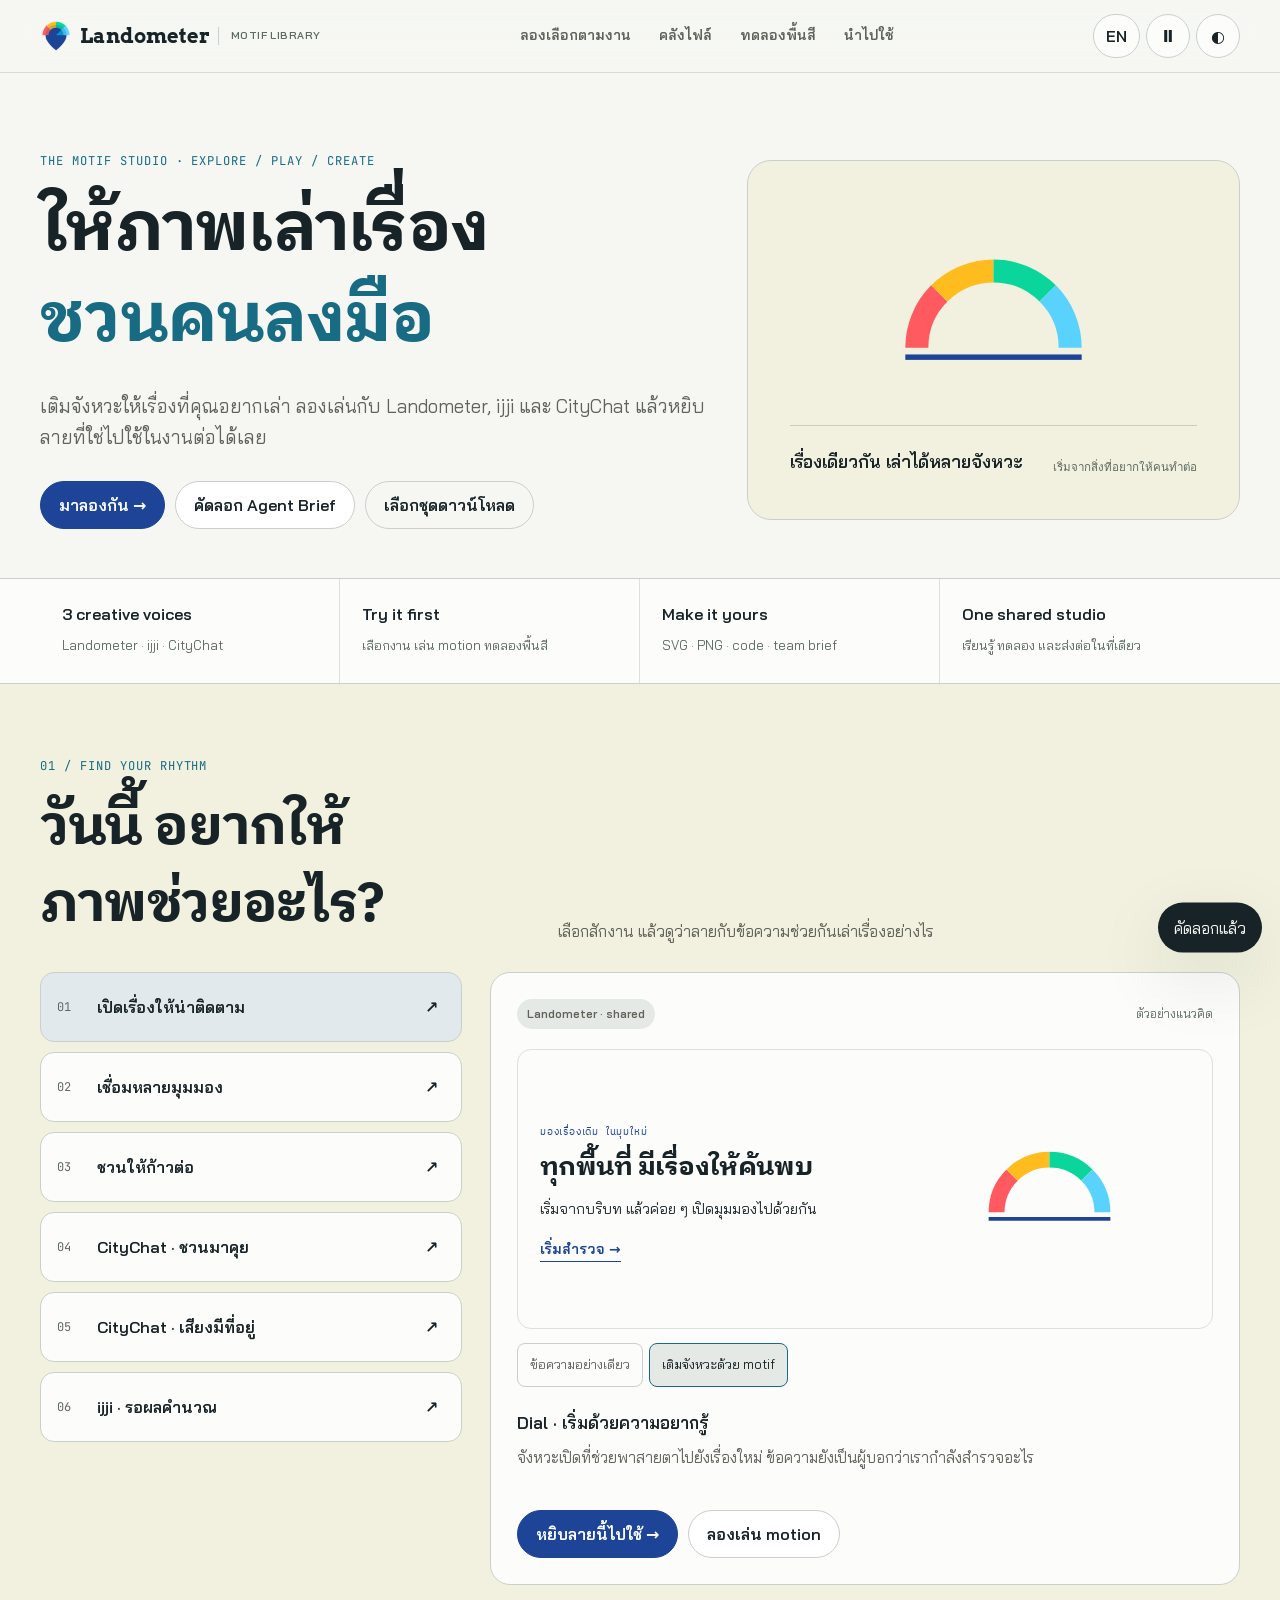
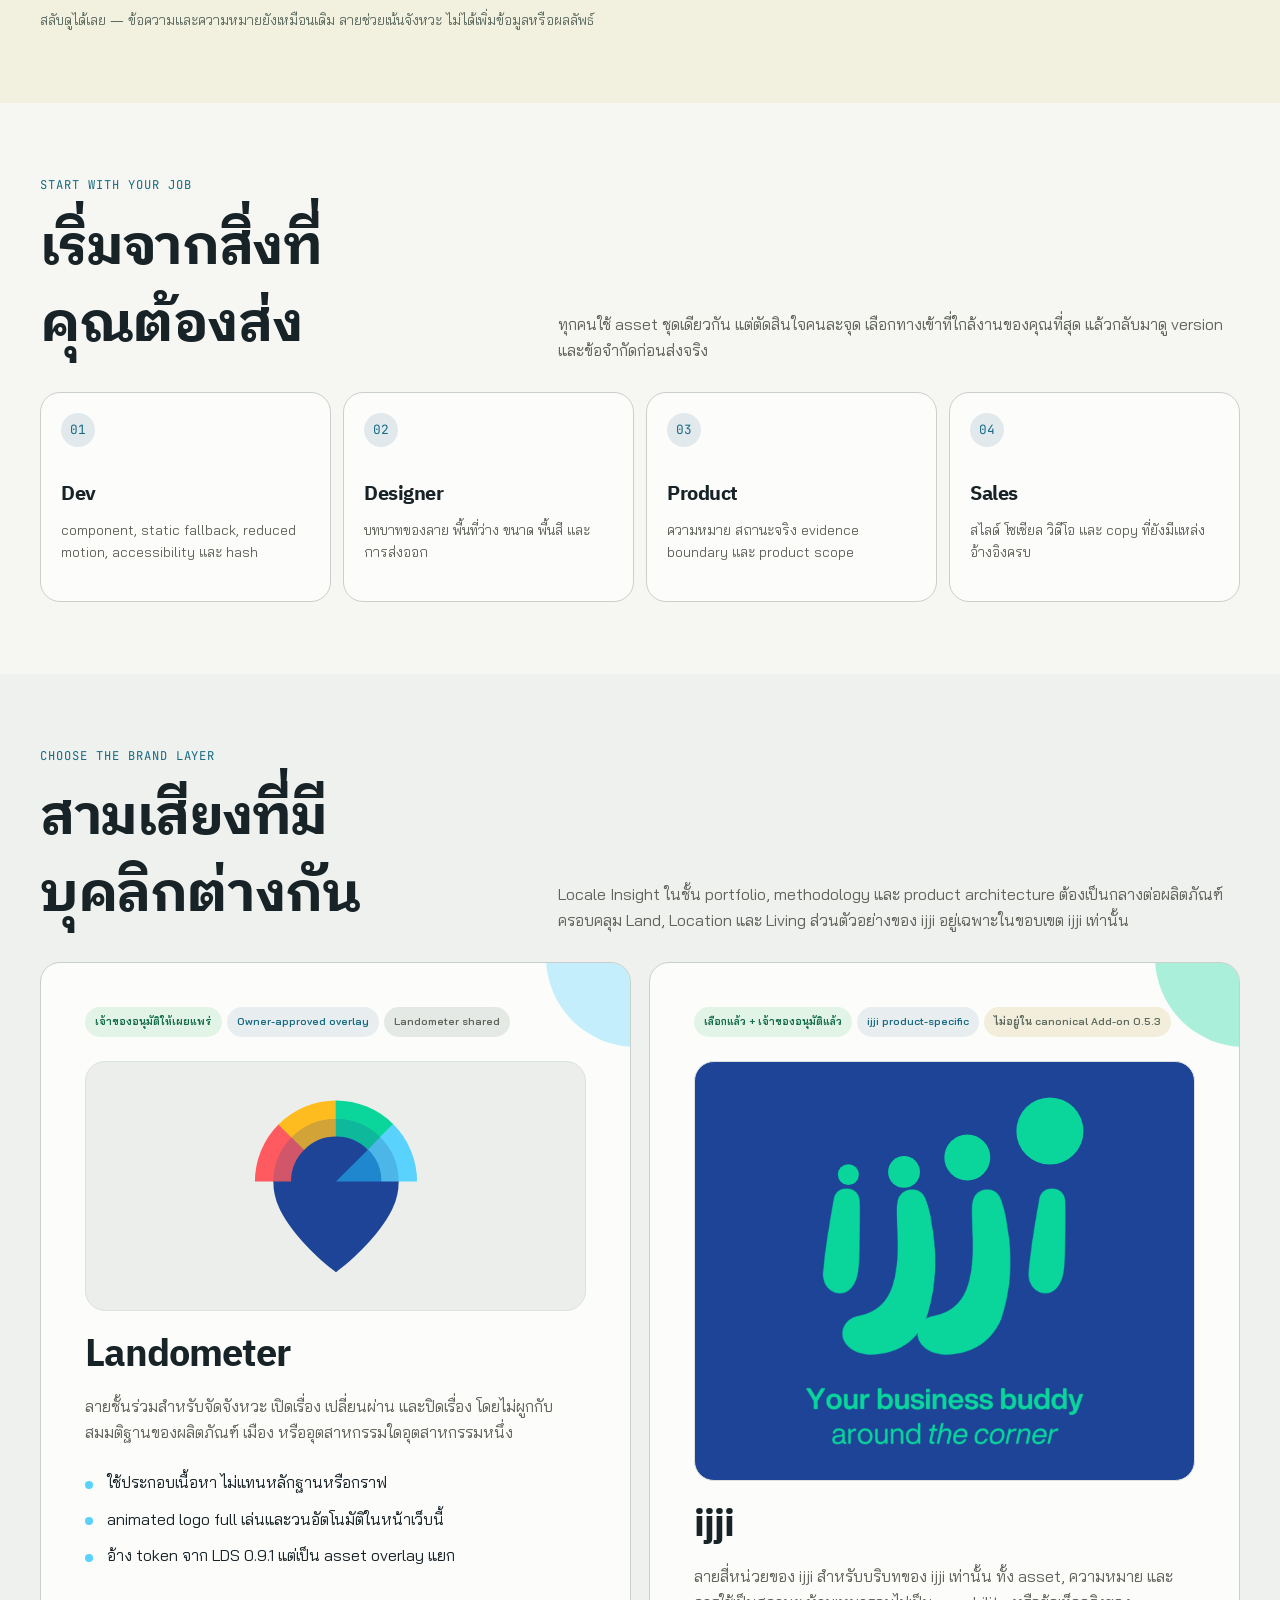
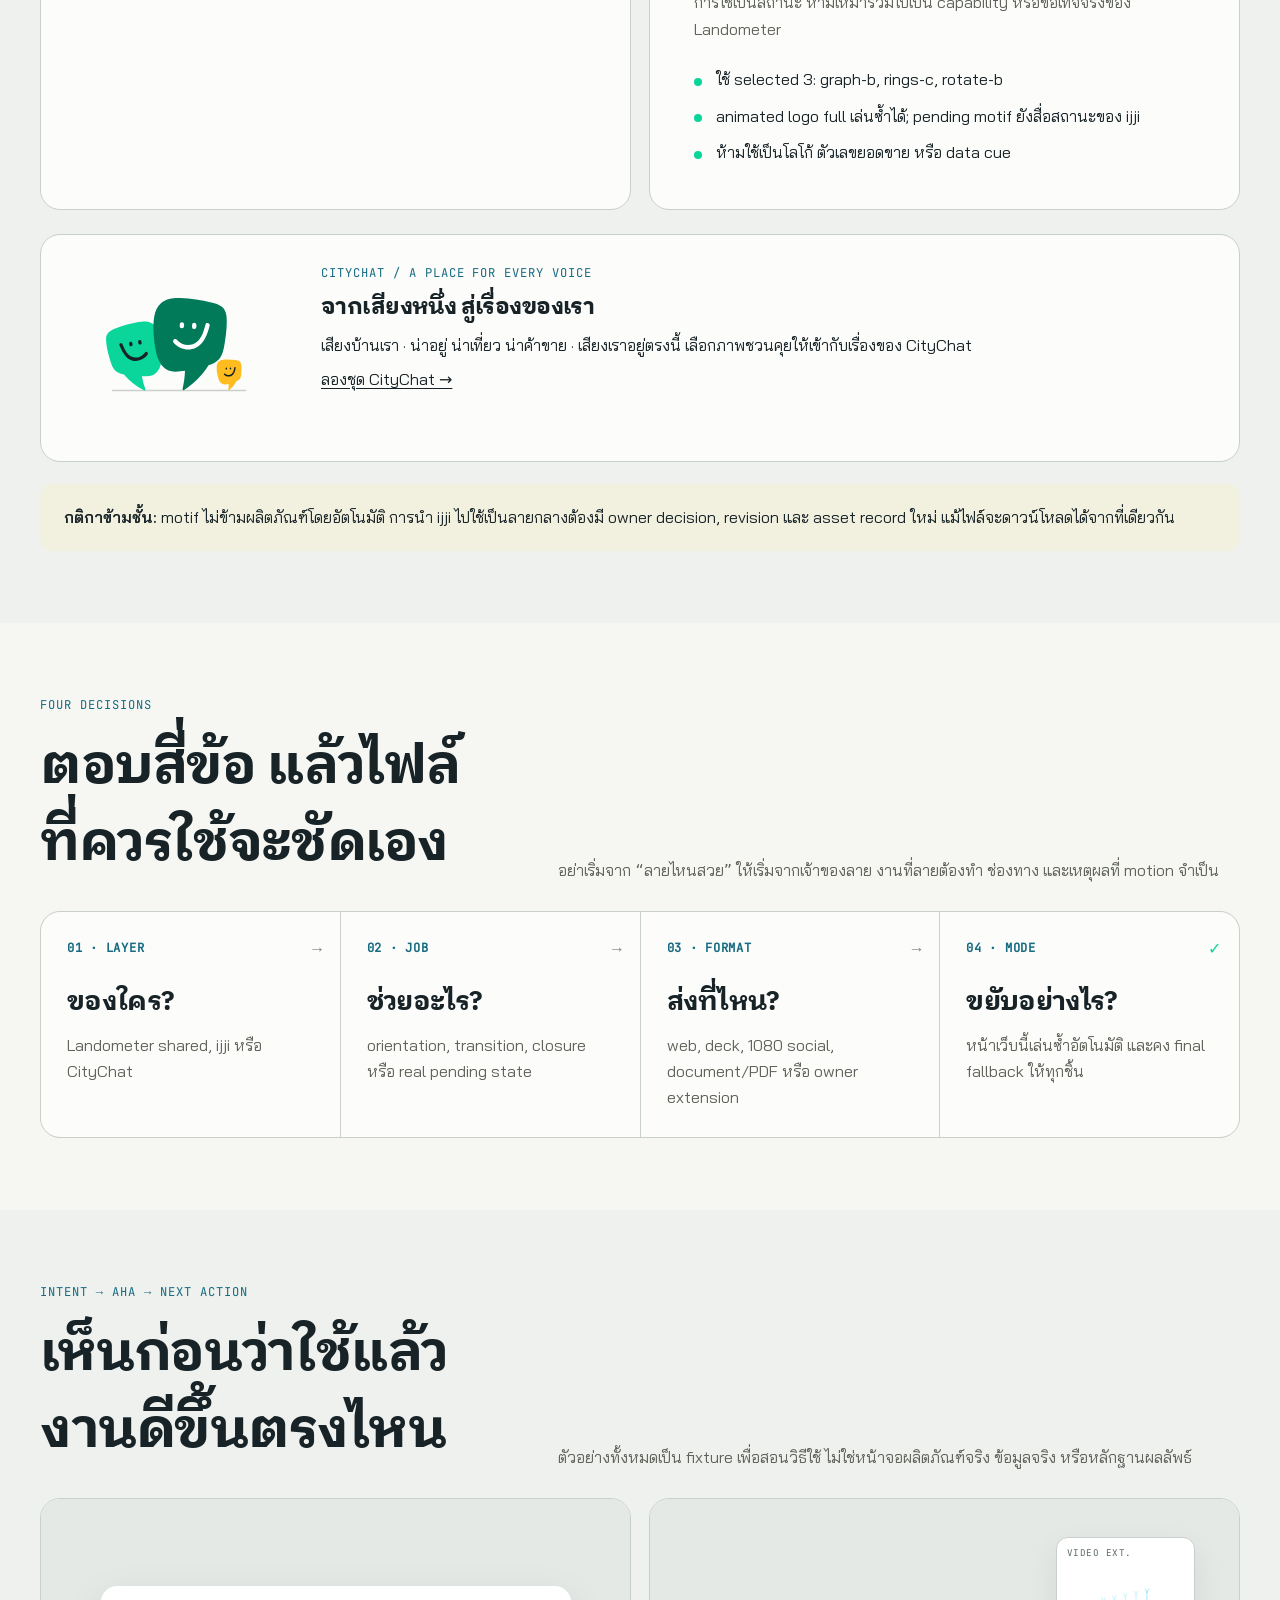
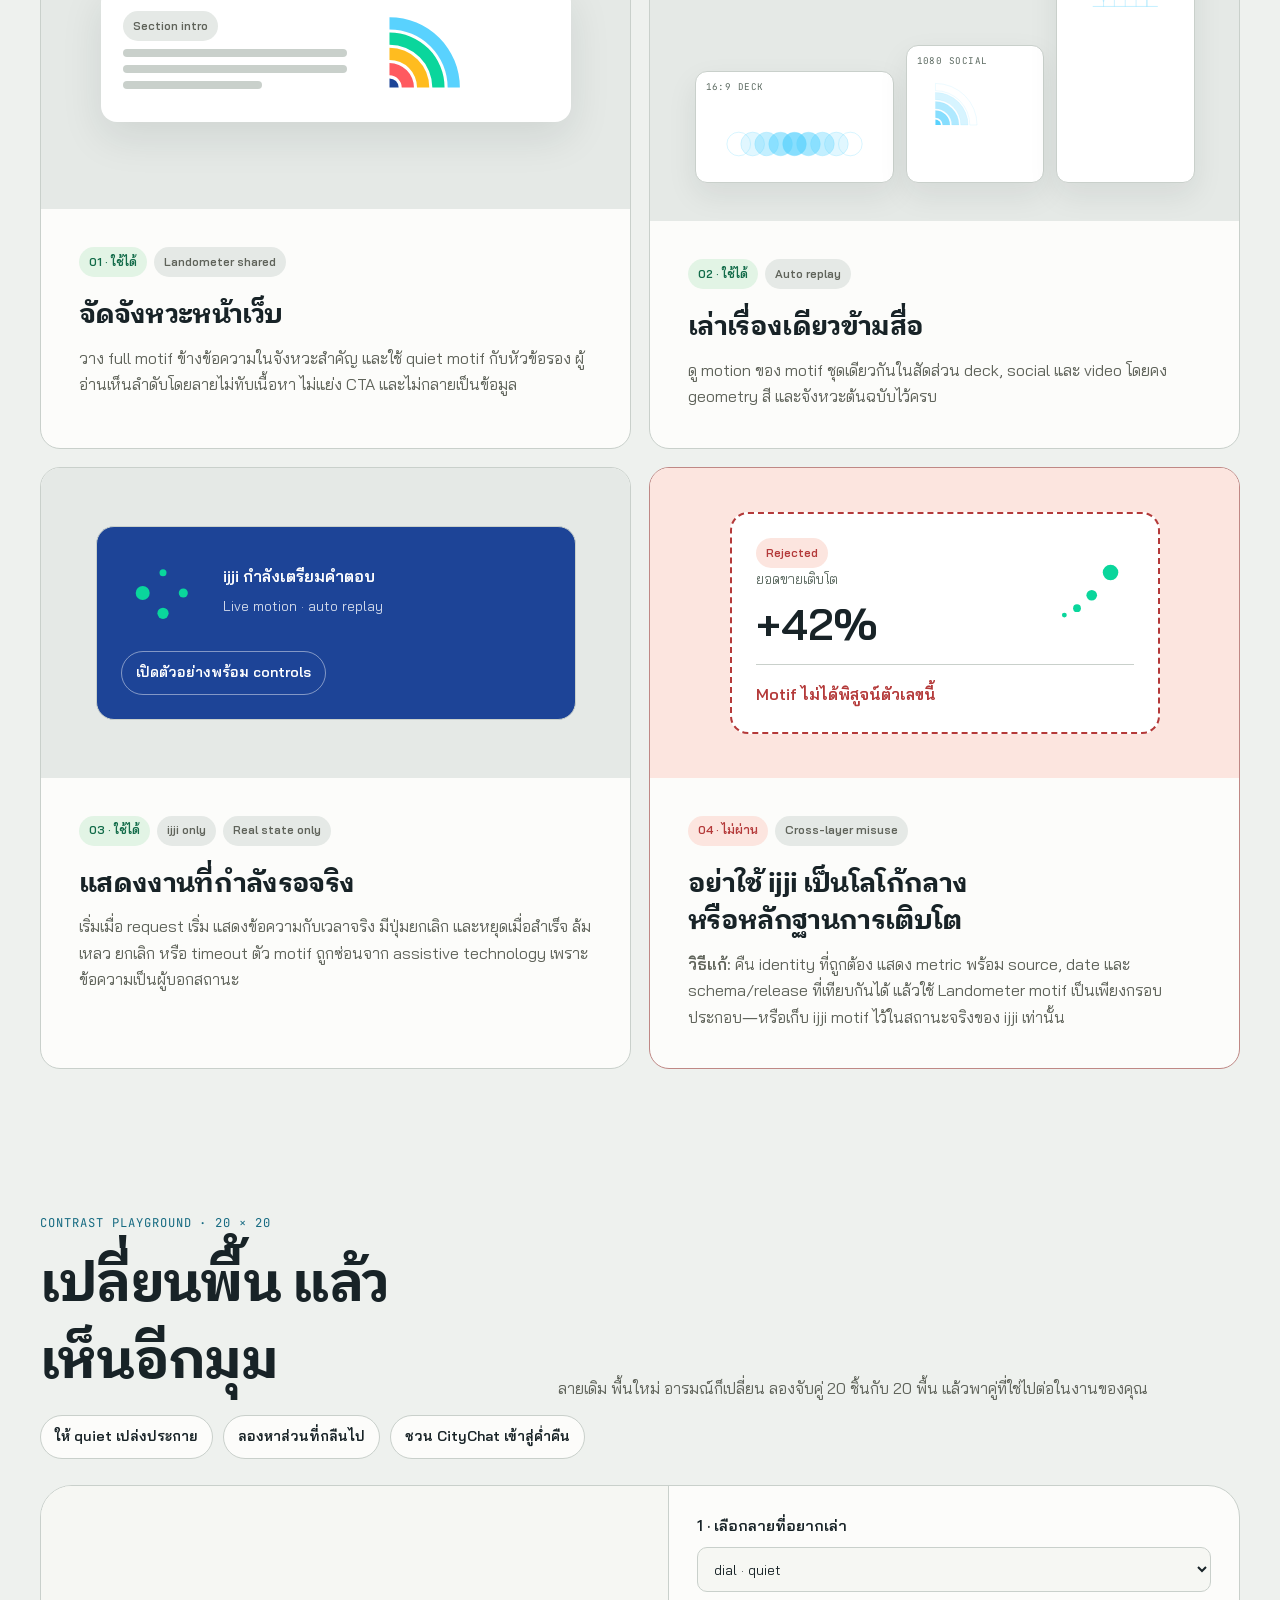
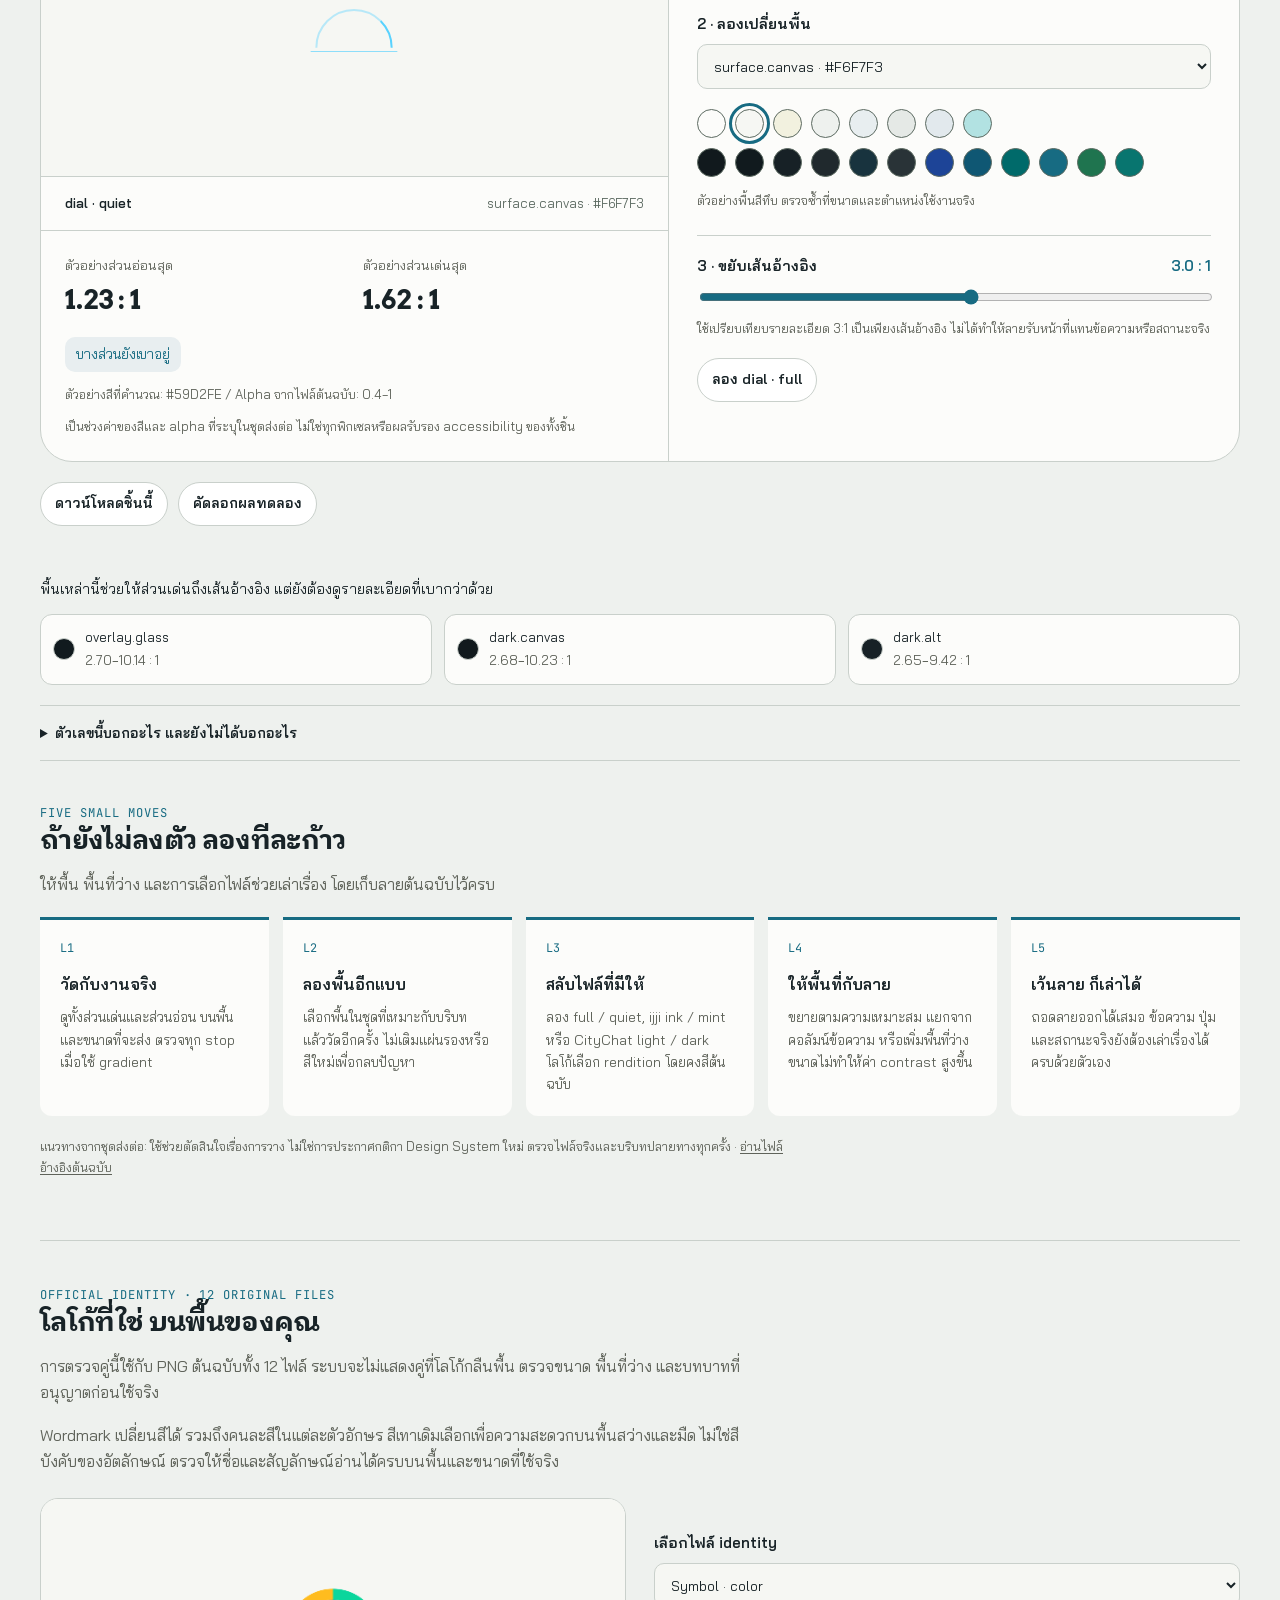
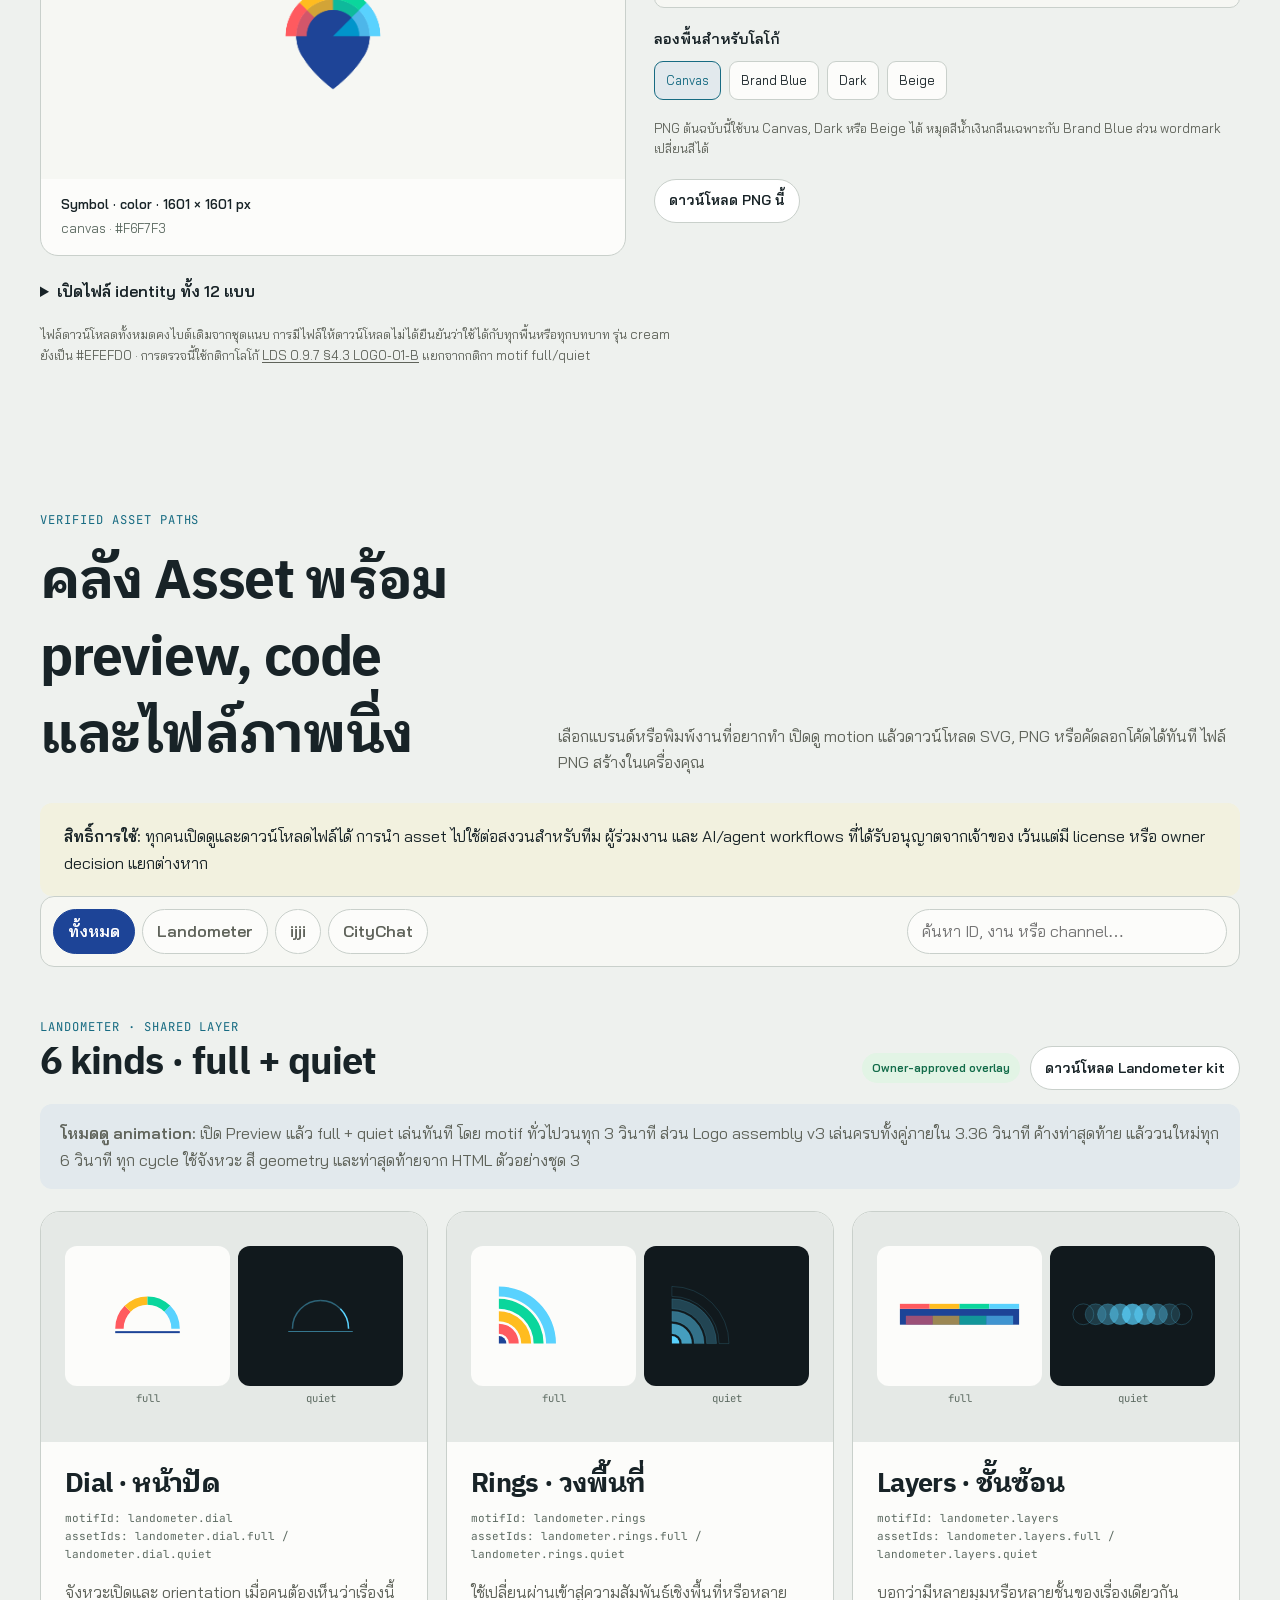
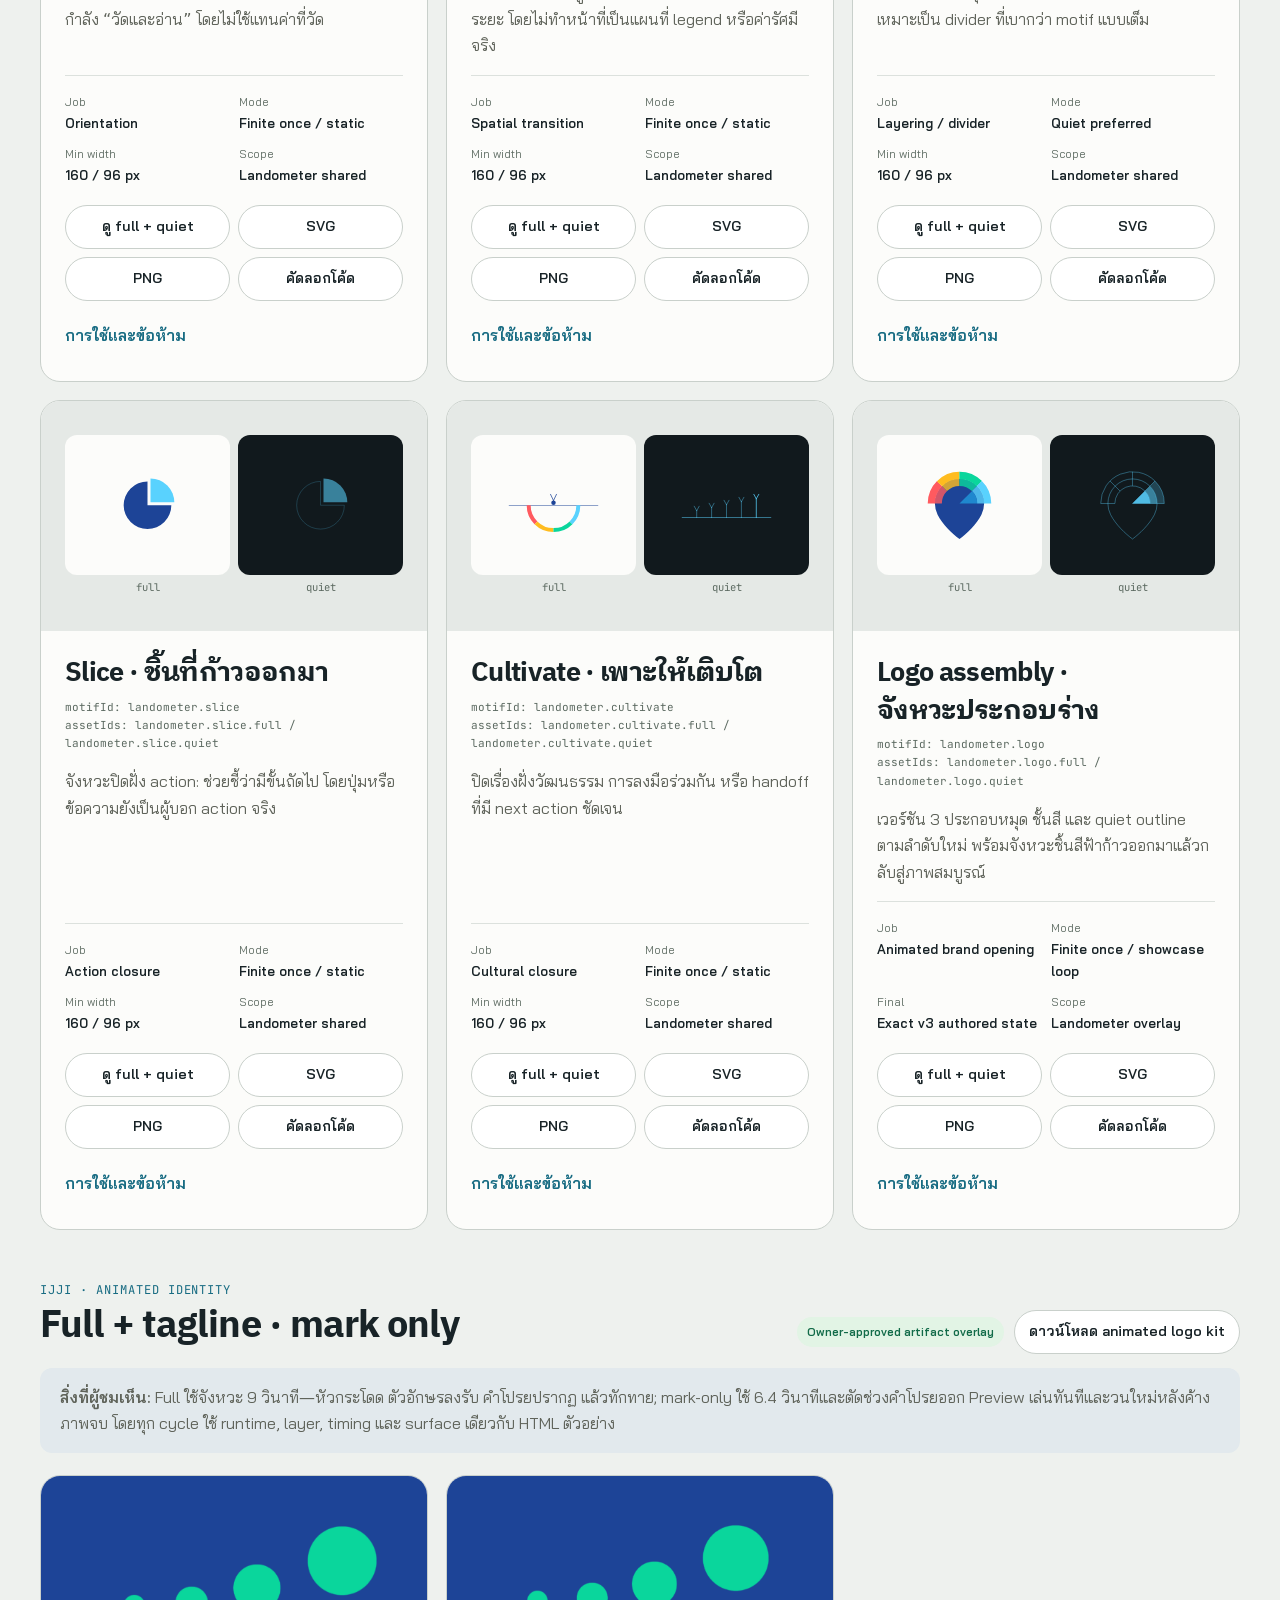
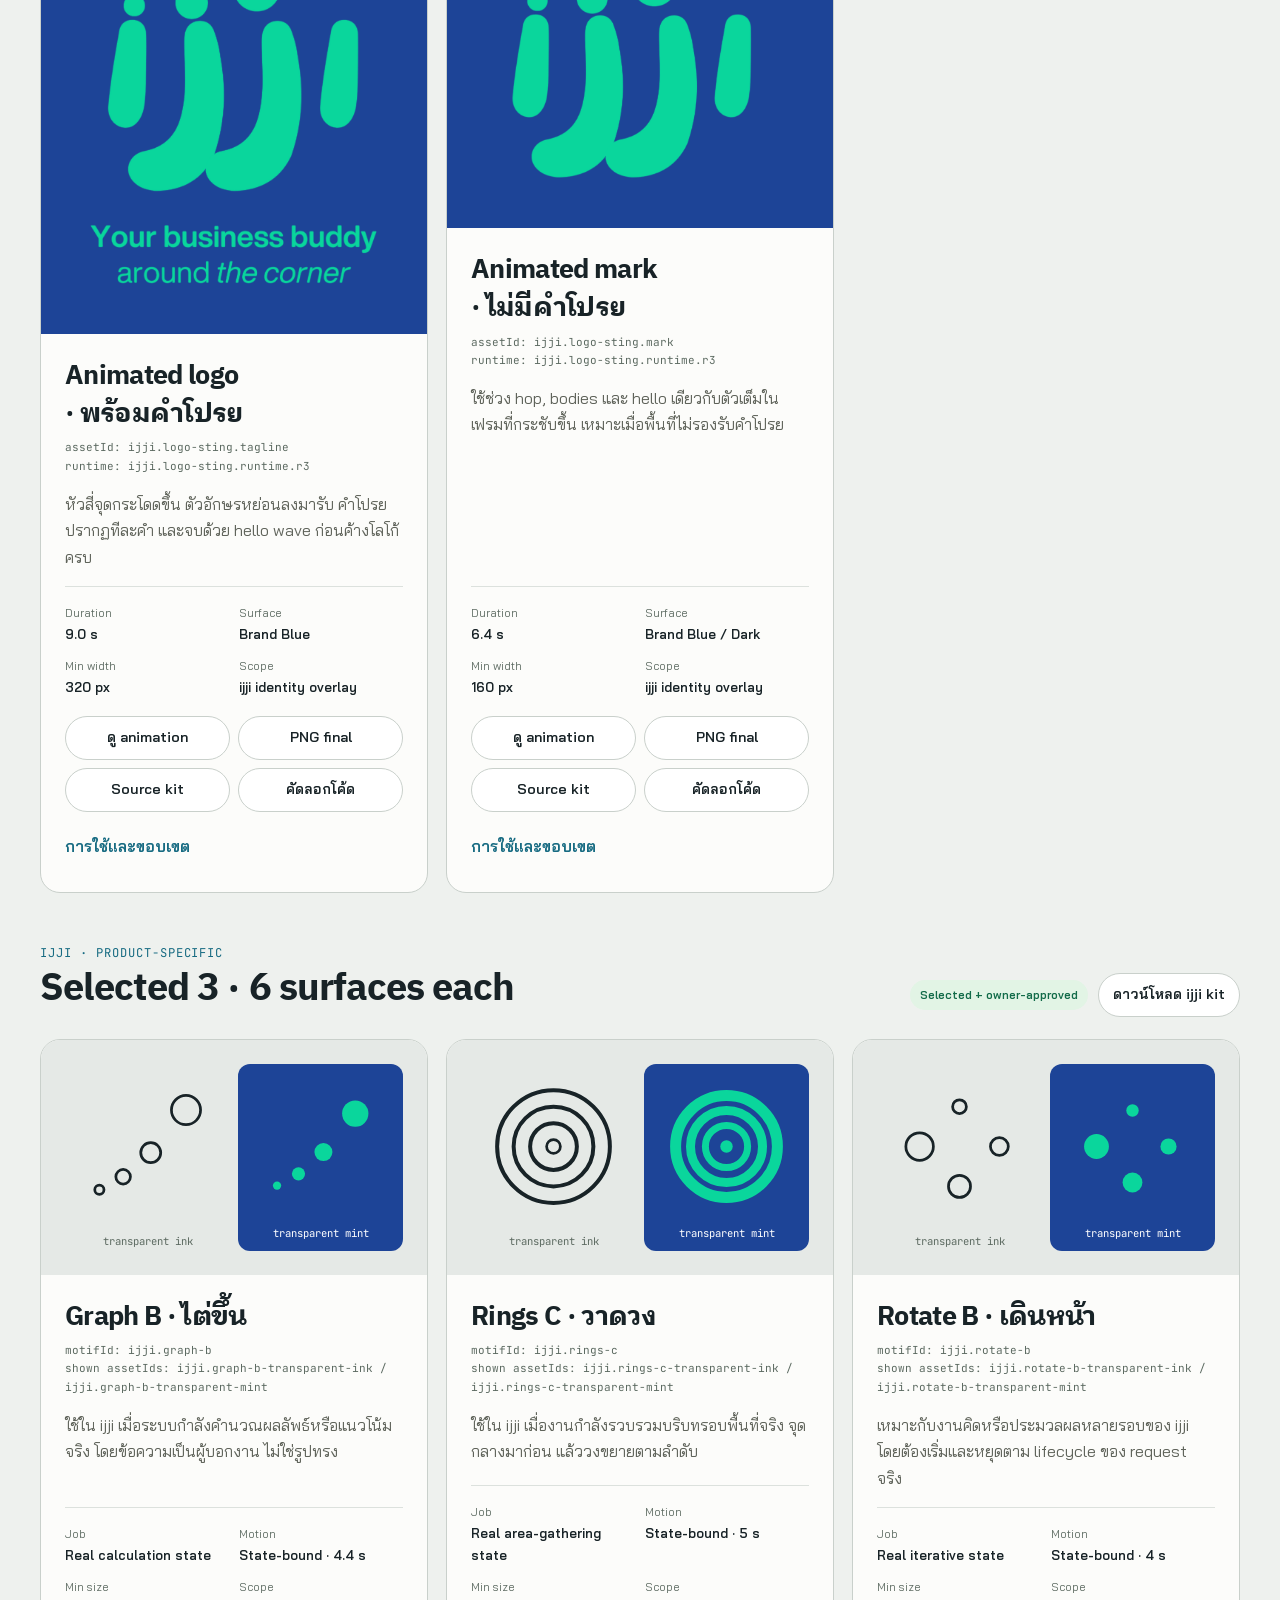
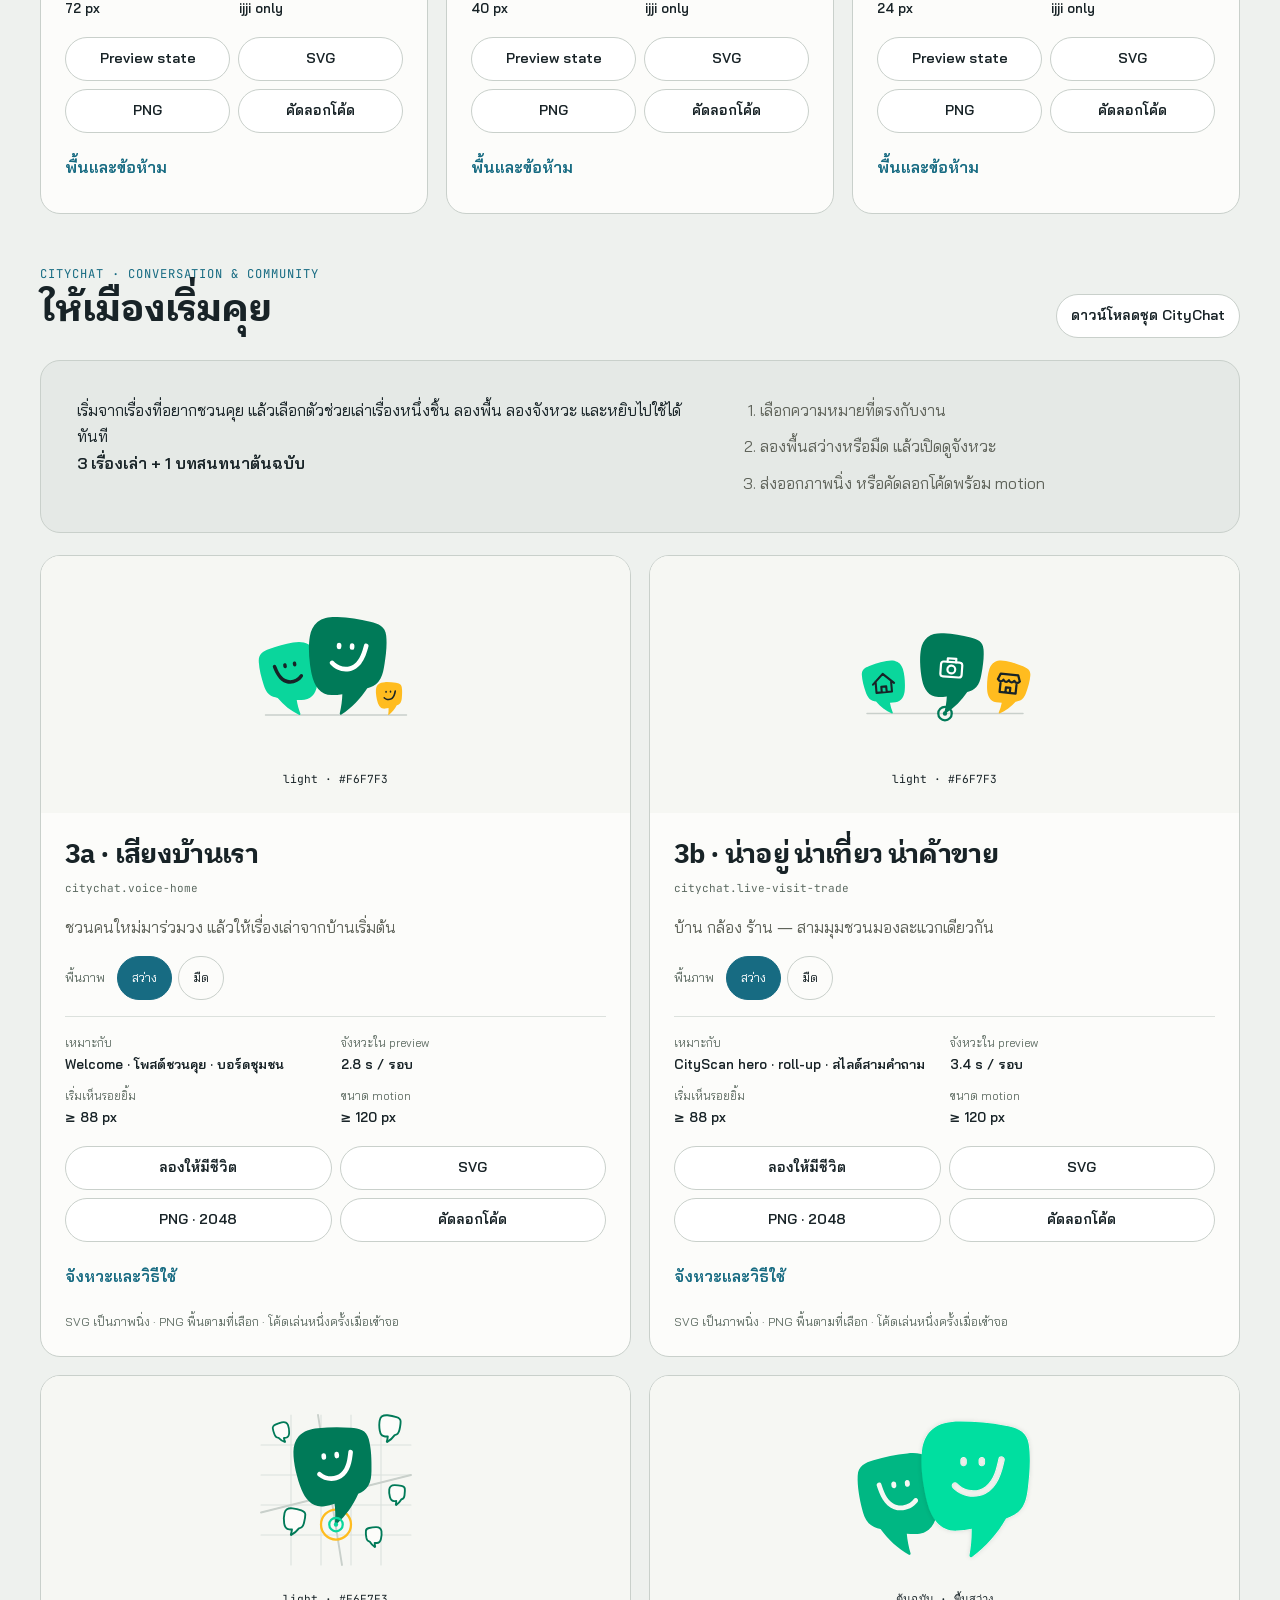
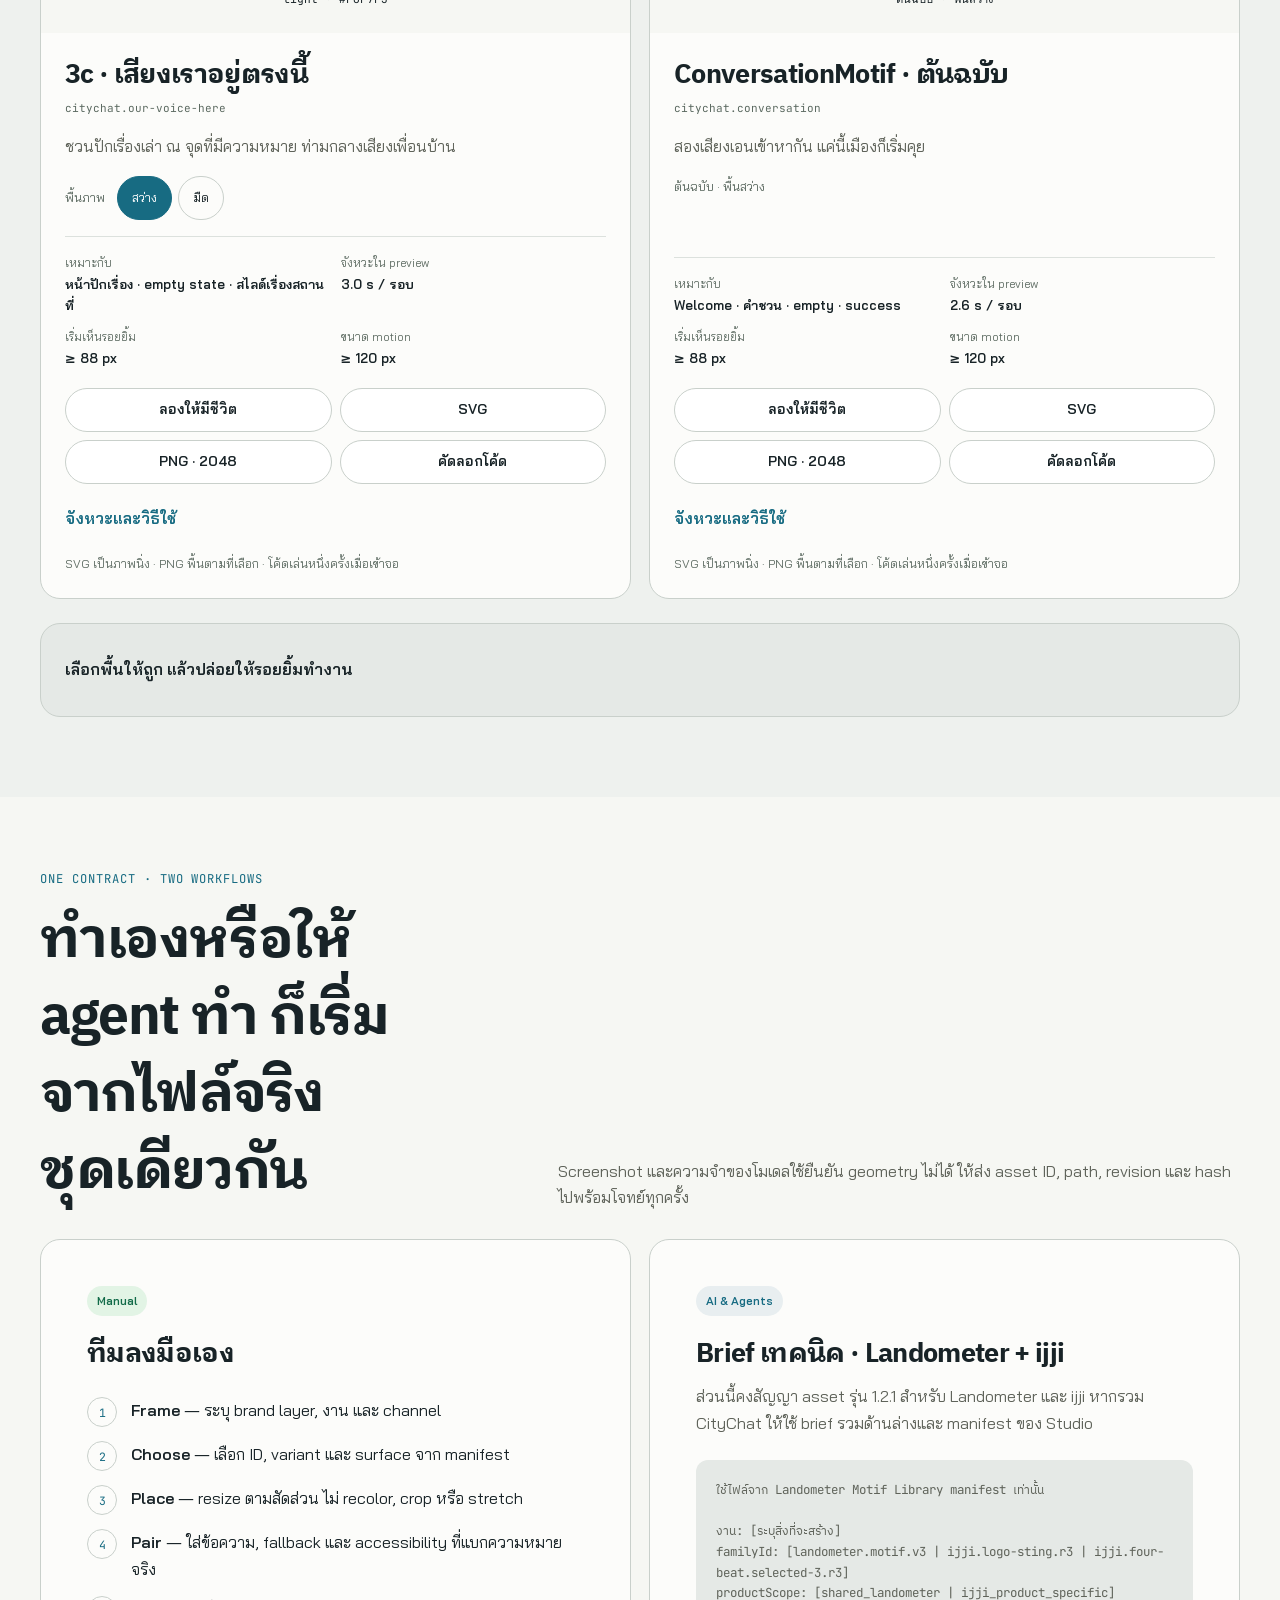
<file: index.html>
<!doctype html>
<html lang="th" data-theme="light">
<head>
  <meta charset="utf-8">
  <meta name="viewport" content="width=device-width, initial-scale=1, viewport-fit=cover">
  <title>Landometer Motif Studio — เลือก ใช้ และส่งต่อ Brand Motif</title>
  <meta name="description" content="คู่มือและคลัง asset สำหรับใช้ Landometer, ijji และ CityChat brand motif บนเว็บ วิดีโอ โซเชียล สไลด์ และงานของ AI/agents พร้อมไฟล์ ตัวอย่าง และขอบเขตการใช้งาน">
  <meta name="robots" content="index,follow">
  <link rel="canonical" href="https://montri-th.github.io/motif/">
  <link rel="alternate" hreflang="th" href="https://montri-th.github.io/motif/">
  <link rel="alternate" hreflang="en" href="https://montri-th.github.io/motif/en/">
  <link rel="alternate" hreflang="x-default" href="https://montri-th.github.io/motif/">
  <link rel="icon" type="image/png" sizes="64x64" href="assets/identity/landometer-favicon-64-v1.png">
  <meta property="og:type" content="website">
  <meta property="og:site_name" content="Landometer">
  <meta property="og:title" content="Landometer Motif Library">
  <meta property="og:description" content="เห็นบทบาท เลือกให้ถูก ใช้ asset ที่ตรวจสอบได้ — สำหรับทีมและ AI agents">
  <meta property="og:url" content="https://montri-th.github.io/motif/">
  <meta property="og:image" content="https://montri-th.github.io/motif/assets/social/motif-library-1200x630.png?v=2157be06fad9">
  <meta property="og:image:width" content="1200">
  <meta property="og:image:height" content="630">
  <meta property="og:image:alt" content="Landometer Motif Library — purposeful motion, reusable assets">
  <meta name="twitter:card" content="summary_large_image">
  <meta name="twitter:title" content="Landometer Motif Library">
  <meta name="twitter:description" content="คู่มือและคลัง asset สำหรับ Landometer และ ijji motif">
  <meta name="twitter:image" content="https://montri-th.github.io/motif/assets/social/motif-library-1200x630.png?v=2157be06fad9">
  <script>
    try {
      const savedTheme = localStorage.getItem("motif-theme");
      const dark = matchMedia("(prefers-color-scheme: dark)").matches;
      document.documentElement.dataset.theme = savedTheme || (dark ? "dark" : "light");
    } catch (_) {}
  </script>
  <link rel="stylesheet" href="site.css?v=1.3.2-r1">
  <link rel="stylesheet" href="assets/landometer/landometer-motifs.css?v=1.2.1">
  <link rel="stylesheet" href="assets/ijji/ijji-motion.css">
  <script src="assets/landometer/landometer-motifs.js?v=1.2.1" defer></script>
  <script src="site.js?v=1.3.2" defer></script>
  <script type="application/ld+json">
  {
    "@context": "https://schema.org",
    "@type": "CreativeWork",
    "name": "Landometer Motif Library",
    "url": "https://montri-th.github.io/motif/",
    "inLanguage": ["th", "en"],
    "isAccessibleForFree": true,
    "description": "An interactive motif studio for Landometer, ijji and CityChat with previews, carrier comparisons and original asset downloads.",
    "creator": { "@type": "Organization", "name": "Landometer" },
    "version": "1.3.2",
    "dateModified": "2026-10-01"
  }
  </script>
  <link rel="stylesheet" href="studio.css?v=1.3.2-r1">
  <script src="studio.js?v=1.3.2" defer></script>
<link rel="stylesheet" href="citychat.css?v=1.3.2">
<script src="citychat.js?v=1.3.2" defer></script>
<link rel="stylesheet" href="contrast-lab.css?v=identity-surface-20260930-dark">
<script src="contrast-lab.js?v=identity-surface-20260930-dark" defer></script>
</head>
<body data-base="." data-locale="th">
  <a class="skip-link" href="#main">ข้ามไปเนื้อหาหลัก</a>

  <header class="site-header">
    <div class="wrap header-inner">
      <a class="identity" href="#top" aria-label="Landometer Motif Library หน้าแรก">
        <img class="nav-symbol" src="assets/identity/landometer-favicon-64-v1.png" width="32" height="32" alt=""><strong>Landometer</strong>
        <span>Motif Library</span>
      </a>
      <nav class="desktop-nav" aria-label="เมนูหลัก"><a href="#playground">ลองเลือกตามงาน</a><a href="#library">คลังไฟล์</a><a href="#contrast-lab">ทดลองพื้นสี</a><a href="#downloads">นำไปใช้</a></nav>
      <div class="header-actions">
        <a class="language-link" href="en/" lang="en" hreflang="en" aria-label="Read in English">EN</a>
        <button class="icon-button" type="button" data-motion-toggle aria-label="หยุด animation" title="หยุด animation">Ⅱ</button>
        <button class="icon-button" type="button" data-theme-toggle aria-label="เปลี่ยนธีมสี" title="เปลี่ยนธีมสี">◐</button>
        <details class="mobile-nav">
          <summary aria-label="เปิดเมนู">☰</summary>
          <nav class="mobile-nav-panel" aria-label="เมนูมือถือ"><a href="#playground">ลองเลือกตามงาน</a><a href="#library">คลังไฟล์</a><a href="#contrast-lab">ทดลองพื้นสี</a><a href="#downloads">นำไปใช้</a></nav>
        </details>
      </div>
    </div>
  </header>

  <noscript><div class="no-js-note"><p class="wrap">JavaScript ปิดอยู่: เนื้อหาและลิงก์ดาวน์โหลด SVG/ZIP ยังใช้ได้ตามปกติ ส่วน preview, filter, copy และ PNG export ถูกซ่อนไว้เพราะต้องใช้ JavaScript</p></div></noscript>

  <main id="main">
    <section class="hero" id="top">
      <div class="wrap hero-grid">
        <div>
          <p class="eyebrow">THE MOTIF STUDIO · EXPLORE / PLAY / CREATE</p>
          <h1>ให้ภาพเล่าเรื่อง<br><em>ชวนคนลงมือ</em></h1>
          <p class="hero-lede">เติมจังหวะให้เรื่องที่คุณอยากเล่า ลองเล่นกับ Landometer, ijji และ CityChat แล้วหยิบลายที่ใช่ไปใช้ในงานต่อได้เลย</p>
          <div class="cluster">
            <a class="button button-primary" href="#playground">มาลองกัน →</a>
            <button class="button" type="button" data-copy-template="#studio-brief">คัดลอก Agent Brief</button>
            <a class="button button-ghost" href="#downloads">เลือกชุดดาวน์โหลด</a>
          </div>
        </div>
        <div class="hero-visual" aria-label="ตัวอย่าง Landometer dial motif ที่เล่นซ้ำอัตโนมัติ">
          <div class="hero-card">
            <div class="hero-stage" data-lm-live data-kind="dial" data-ink="blue" data-loop="3000" data-static="assets/landometer/svg/dial-full.svg">
              <img src="assets/landometer/svg/dial-full.svg" alt="Dial motif: หน้าปัดสี่จังหวะของ Landometer">
            </div>
            <div class="hero-note">
              <strong>เรื่องเดียวกัน เล่าได้หลายจังหวะ</strong>
              <span>เริ่มจากสิ่งที่อยากให้คนทำต่อ</span>
            </div>
          </div>
        </div>
      </div>
    </section>

    <section class="trust-strip" aria-label="สถานะของคลัง">
      <div class="wrap trust-grid"><div class="trust-item"><b>3 creative voices</b><span>Landometer · ijji · CityChat</span></div><div class="trust-item"><b>Try it first</b><span>เลือกงาน เล่น motion ทดลองพื้นสี</span></div><div class="trust-item"><b>Make it yours</b><span>SVG · PNG · code · team brief</span></div><div class="trust-item"><b>One shared studio</b><span>เรียนรู้ ทดลอง และส่งต่อในที่เดียว</span></div></div></section>

<section class="section playground" id="playground" aria-labelledby="playground-title">
 <div class="wrap"><div class="section-head"><div><p class="eyebrow">01 / FIND YOUR RHYTHM</p><h2 id="playground-title">วันนี้ อยากให้ภาพช่วยอะไร?</h2></div><p class="subtle">เลือกสักงาน แล้วดูว่าลายกับข้อความช่วยกันเล่าเรื่องอย่างไร</p></div>
 <div class="playground-grid"><div class="job-picker" role="group" aria-label="เลือกงานที่จะลอง">
 <button type="button" class="job-choice" data-job="intro" aria-pressed="true"><span>01</span>เปิดเรื่องให้น่าติดตาม<span aria-hidden="true">↗</span></button><button type="button" class="job-choice" data-job="layers" aria-pressed="false"><span>02</span>เชื่อมหลายมุมมอง<span aria-hidden="true">↗</span></button><button type="button" class="job-choice" data-job="action" aria-pressed="false"><span>03</span>ชวนให้ก้าวต่อ<span aria-hidden="true">↗</span></button><button type="button" class="job-choice" data-job="welcome" aria-pressed="false"><span>04</span>CityChat · ชวนมาคุย<span aria-hidden="true">↗</span></button><button type="button" class="job-choice" data-job="place" aria-pressed="false"><span>05</span>CityChat · เสียงมีที่อยู่<span aria-hidden="true">↗</span></button><button type="button" class="job-choice" data-job="calculate" aria-pressed="false"><span>06</span>ijji · รอผลคำนวณ<span aria-hidden="true">↗</span></button>
 </div><article class="idea-panel"><div class="idea-topline"><span class="badge" data-idea-family>Landometer · shared</span><span>ตัวอย่างแนวคิด</span></div>
 <div class="idea-scene"><div><span class="eyebrow" data-scene-kicker>มองเรื่องเดิม ในมุมใหม่</span><h3 data-scene-title>ทุกพื้นที่ มีเรื่องให้ค้นพบ</h3><p data-scene-copy>เริ่มจากบริบท แล้วค่อย ๆ เปิดมุมมองไปด้วยกัน</p><span class="scene-next" data-scene-next>เริ่มสำรวจ →</span></div><img data-idea-image src="assets/landometer/svg/dial-full.svg" width="400" height="200" alt="Landometer Dial"></div>
 <div class="idea-controls" role="group" aria-label="เปรียบเทียบการใช้ motif"><button type="button" data-idea-view="plain" aria-pressed="false">ข้อความอย่างเดียว</button><button type="button" data-idea-view="motif" aria-pressed="true">เติมจังหวะด้วย motif</button></div>
 <div class="idea-result" aria-live="polite"><strong data-idea-name>Dial · เริ่มด้วยความอยากรู้</strong><p data-idea-why>จังหวะเปิดที่ช่วยพาสายตาไปยังเรื่องใหม่ ข้อความยังเป็นผู้บอกว่าเรากำลังสำรวจอะไร</p></div>
 <div class="cluster"><a class="button button-primary" data-idea-link href="#landometer-dial">หยิบลายนี้ไปใช้ →</a><button class="button" type="button" data-idea-preview>ลองเล่น motion</button></div></article></div>
 <p class="playground-footnote">สลับดูได้เลย — ข้อความและความหมายยังเหมือนเดิม ลายช่วยเน้นจังหวะ ไม่ได้เพิ่มข้อมูลหรือผลลัพธ์</p></div></section>
    <section class="section" aria-labelledby="role-title">
      <div class="wrap">
        <div class="section-head">
          <div>
            <p class="eyebrow">Start with your job</p>
            <h2 id="role-title">เริ่มจากสิ่งที่คุณต้องส่ง</h2>
          </div>
          <p class="subtle">ทุกคนใช้ asset ชุดเดียวกัน แต่ตัดสินใจคนละจุด เลือกทางเข้าที่ใกล้งานของคุณที่สุด แล้วกลับมาดู version และข้อจำกัดก่อนส่งจริง</p>
        </div>
        <div class="role-grid">
          <a class="role-card" href="#workflows"><span class="role-number">01</span><h3>Dev</h3><p class="subtle">component, static fallback, reduced motion, accessibility และ hash</p></a>
          <a class="role-card" href="#examples"><span class="role-number">02</span><h3>Designer</h3><p class="subtle">บทบาทของลาย พื้นที่ว่าง ขนาด พื้นสี และการส่งออก</p></a>
          <a class="role-card" href="#choose"><span class="role-number">03</span><h3>Product</h3><p class="subtle">ความหมาย สถานะจริง evidence boundary และ product scope</p></a>
          <a class="role-card" href="#formats"><span class="role-number">04</span><h3>Sales</h3><p class="subtle">สไลด์ โซเชียล วิดีโอ และ copy ที่ยังมีแหล่งอ้างอิงครบ</p></a>
        </div>
      </div>
    </section>

    <section class="section section-alt" id="choose" aria-labelledby="choose-title">
      <div class="wrap">
        <div class="section-head">
          <div>
            <p class="eyebrow">Choose the brand layer</p>
            <h2 id="choose-title">สามเสียงที่มีบุคลิกต่างกัน</h2>
          </div>
          <p class="subtle">Locale Insight ในชั้น portfolio, methodology และ product architecture ต้องเป็นกลางต่อผลิตภัณฑ์ ครอบคลุม Land, Location และ Living ส่วนตัวอย่างของ ijji อยู่เฉพาะในขอบเขต ijji เท่านั้น</p>
        </div>
        <div class="lane-grid">
          <article class="lane lane-landometer">
            <div class="badge-row">
              <span class="badge badge-approved">เจ้าของอนุมัติให้เผยแพร่</span>
              <span class="badge badge-overlay">Owner-approved overlay</span>
              <span class="badge">Landometer shared</span>
            </div>
            <div class="lane-brand-motion lane-brand-motion-landometer" data-lm-live data-kind="logo" data-ink="blue" data-loop="6000">
              <img src="assets/landometer/svg/logo-full.svg?v=1.2.1" alt="Landometer logo full">
            </div>
            <h3>Landometer</h3>
            <p class="subtle">ลายชั้นร่วมสำหรับจัดจังหวะ เปิดเรื่อง เปลี่ยนผ่าน และปิดเรื่อง โดยไม่ผูกกับสมมติฐานของผลิตภัณฑ์ เมือง หรืออุตสาหกรรมใดอุตสาหกรรมหนึ่ง</p>
            <ul class="lane-list">
              <li>ใช้ประกอบเนื้อหา ไม่แทนหลักฐานหรือกราฟ</li>
              <li>animated logo full เล่นและวนอัตโนมัติในหน้าเว็บนี้</li>
              <li>อ้าง token จาก LDS 0.9.1 แต่เป็น asset overlay แยก</li>
            </ul>
          </article>
          <article class="lane lane-ijji">
            <div class="badge-row">
              <span class="badge badge-approved">เลือกแล้ว + เจ้าของอนุมัติแล้ว</span>
              <span class="badge badge-overlay">ijji product-specific</span>
              <span class="badge badge-warning">ไม่อยู่ใน canonical Add-on 0.5.3</span>
            </div>
            <div class="lane-brand-motion lane-brand-motion-ijji" data-ijji-logo-live>
              <img src="assets/ijji/logo-sting/layers/ijji-logo-still.png?v=1.2.1" alt="ijji — Your business buddy around the corner">
            </div>
            <h3>ijji</h3>
            <p class="subtle">ลายสี่หน่วยของ ijji สำหรับบริบทของ ijji เท่านั้น ทั้ง asset, ความหมาย และการใช้เป็นสถานะ ห้ามเหมารวมไปเป็น capability หรือข้อเท็จจริงของ Landometer</p>
            <ul class="lane-list">
              <li>ใช้ selected 3: graph-b, rings-c, rotate-b</li>
              <li>animated logo full เล่นซ้ำได้; pending motif ยังสื่อสถานะของ ijji</li>
              <li>ห้ามใช้เป็นโลโก้ ตัวเลขยอดขาย หรือ data cue</li>
            </ul>
          </article>
        </div>
<article class="citychat-intro"><img src="assets/citychat/assets/3a-voice-home-light.svg" width="240" height="160" alt="CityChat · เสียงบ้านเรา"><div><p class="eyebrow">CITYCHAT / A PLACE FOR EVERY VOICE</p><h3>จากเสียงหนึ่ง สู่เรื่องของเรา</h3><p>เสียงบ้านเรา · น่าอยู่ น่าเที่ยว น่าค้าขาย · เสียงเราอยู่ตรงนี้ เลือกภาพชวนคุยให้เข้ากับเรื่องของ CityChat</p><a class="text-link" href="#citychat">ลองชุด CityChat →</a></div></article>        <div class="boundary-callout">
          <p><strong>กติกาข้ามชั้น:</strong> motif ไม่ข้ามผลิตภัณฑ์โดยอัตโนมัติ การนำ ijji ไปใช้เป็นลายกลางต้องมี owner decision, revision และ asset record ใหม่ แม้ไฟล์จะดาวน์โหลดได้จากที่เดียวกัน</p>
        </div>
      </div>
    </section>

    <section class="section" aria-labelledby="decision-title">
      <div class="wrap">
        <div class="section-head">
          <div>
            <p class="eyebrow">Four decisions</p>
            <h2 id="decision-title">ตอบสี่ข้อ แล้วไฟล์ที่ควรใช้จะชัดเอง</h2>
          </div>
          <p class="subtle">อย่าเริ่มจาก “ลายไหนสวย” ให้เริ่มจากเจ้าของลาย งานที่ลายต้องทำ ช่องทาง และเหตุผลที่ motion จำเป็น</p>
        </div>
        <div class="decision-flow" aria-label="ลำดับเลือก motif สี่ขั้น">
          <article class="decision-step"><b>01 · LAYER</b><h3>ของใคร?</h3><p>Landometer shared, ijji หรือ CityChat</p></article>
          <article class="decision-step"><b>02 · JOB</b><h3>ช่วยอะไร?</h3><p>orientation, transition, closure หรือ real pending state</p></article>
          <article class="decision-step"><b>03 · FORMAT</b><h3>ส่งที่ไหน?</h3><p>web, deck, 1080 social, document/PDF หรือ owner extension</p></article>
          <article class="decision-step"><b>04 · MODE</b><h3>ขยับอย่างไร?</h3><p>หน้าเว็บนี้เล่นซ้ำอัตโนมัติ และคง final fallback ให้ทุกชิ้น</p></article>
        </div>
      </div>
    </section>

    <section class="section section-alt" id="examples" aria-labelledby="examples-title">
      <div class="wrap">
        <div class="section-head">
          <div>
            <p class="eyebrow">Intent → AHA → next action</p>
            <h2 id="examples-title">เห็นก่อนว่าใช้แล้วงานดีขึ้นตรงไหน</h2>
          </div>
          <p class="subtle">ตัวอย่างทั้งหมดเป็น fixture เพื่อสอนวิธีใช้ ไม่ใช่หน้าจอผลิตภัณฑ์จริง ข้อมูลจริง หรือหลักฐานผลลัพธ์</p>
        </div>
        <div class="case-grid">
          <article class="case-card">
            <div class="case-visual">
              <div class="mini-web">
                <div><span class="badge">Section intro</span><div class="fake-line"></div><div class="fake-line"></div><div class="fake-line short"></div></div>
                <span class="inline-motif-stage" data-lm-live data-kind="rings" data-ink="blue" data-loop="3000">
                  <img src="assets/landometer/svg/rings-full.svg" alt="Rings motif วางข้างเนื้อหาส่วนเปิดเรื่อง">
                </span>
              </div>
            </div>
            <div class="case-copy">
              <div class="badge-row"><span class="badge badge-approved">01 · ใช้ได้</span><span class="badge">Landometer shared</span></div>
              <h3>จัดจังหวะหน้าเว็บ</h3>
              <p class="subtle">วาง full motif ข้างข้อความในจังหวะสำคัญ และใช้ quiet motif กับหัวข้อรอง ผู้อ่านเห็นลำดับโดยลายไม่ทับเนื้อหา ไม่แย่ง CTA และไม่กลายเป็นข้อมูล</p>
            </div>
          </article>

          <article class="case-card" id="formats">
            <div class="case-visual">
              <div class="format-triptych" aria-label="ตัวอย่าง motif ในสไลด์ โซเชียล และวิดีโอ">
                <div class="format-frame slide" data-label="16:9 DECK"><span class="inline-motif-stage" data-lm-live data-kind="layers" data-quiet="true" data-loop="3000"><img src="assets/landometer/svg/layers-quiet.svg" alt="Layers quiet motif ในสไลด์"></span></div>
                <div class="format-frame social" data-label="1080 SOCIAL"><span class="inline-motif-stage" data-lm-live data-kind="rings" data-quiet="true" data-loop="3000"><img src="assets/landometer/svg/rings-quiet.svg" alt="Rings quiet motif ในโพสต์สี่เหลี่ยม"></span></div>
                <div class="format-frame video" data-label="VIDEO EXT."><span class="inline-motif-stage" data-lm-live data-kind="cultivate" data-quiet="true" data-loop="3000"><img src="assets/landometer/svg/cultivate-quiet.svg" alt="Cultivate quiet motif ในเฟรมวิดีโอ"></span></div>
              </div>
            </div>
            <div class="case-copy">
              <div class="badge-row"><span class="badge badge-approved">02 · ใช้ได้</span><span class="badge">Auto replay</span></div>
              <h3>เล่าเรื่องเดียวข้ามสื่อ</h3>
              <p class="subtle">ดู motion ของ motif ชุดเดียวกันในสัดส่วน deck, social และ video โดยคง geometry สี และจังหวะต้นฉบับไว้ครบ</p>
            </div>
          </article>

          <article class="case-card">
            <div class="case-visual">
              <div class="working-demo">
                <div class="working-row">
                  <span class="inline-motif-stage" data-ijji-motif-live data-kind="rotate-b" data-surface="transparent-mint"><img src="assets/ijji/svg/ijji-rotate-b-transparent-mint.svg" alt="ijji rotate-b motif สำหรับตัวอย่างสถานะกำลังทำงาน"></span>
                  <div><p><strong>ijji กำลังเตรียมคำตอบ</strong></p><p class="small" style="color:rgba(255,255,255,.8)">Live motion · auto replay</p></div>
                </div>
                <button class="button button-small" type="button" data-preview-brand="ijji" data-preview-id="rotate-b" data-duration="4">เปิดตัวอย่างพร้อม controls</button>
              </div>
            </div>
            <div class="case-copy">
              <div class="badge-row"><span class="badge badge-approved">03 · ใช้ได้</span><span class="badge">ijji only</span><span class="badge">Real state only</span></div>
              <h3>แสดงงานที่กำลังรอจริง</h3>
              <p class="subtle">เริ่มเมื่อ request เริ่ม แสดงข้อความกับเวลาจริง มีปุ่มยกเลิก และหยุดเมื่อสำเร็จ ล้มเหลว ยกเลิก หรือ timeout ตัว motif ถูกซ่อนจาก assistive technology เพราะข้อความเป็นผู้บอกสถานะ</p>
            </div>
          </article>

          <article class="case-card case-card-rejected">
            <div class="case-visual">
              <div class="bad-proof">
                <div class="bad-proof-head"><div><span class="badge badge-rejected">Rejected</span><p class="small">ยอดขายเติบโต</p><strong>+42%</strong></div><span class="inline-motif-stage" data-ijji-motif-live data-kind="graph-b" data-surface="transparent-mint"><img src="assets/ijji/svg/ijji-graph-b-transparent-mint.svg" alt="ตัวอย่างที่ไม่ผ่าน: graph-b ถูกใช้แทนหลักฐานยอดขาย"></span></div>
                <p class="strike-note">Motif ไม่ได้พิสูจน์ตัวเลขนี้</p>
              </div>
            </div>
            <div class="case-copy">
              <div class="badge-row"><span class="badge badge-rejected">04 · ไม่ผ่าน</span><span class="badge">Cross-layer misuse</span></div>
              <h3>อย่าใช้ ijji เป็นโลโก้กลางหรือหลักฐานการเติบโต</h3>
              <p class="subtle"><strong>วิธีแก้:</strong> คืน identity ที่ถูกต้อง แสดง metric พร้อม source, date และ schema/release ที่เทียบกันได้ แล้วใช้ Landometer motif เป็นเพียงกรอบประกอบ—หรือเก็บ ijji motif ไว้ในสถานะจริงของ ijji เท่านั้น</p>
            </div>
          </article>
        </div>
      </div>
    </section>



<section class="section cl-section" id="contrast-lab" aria-labelledby="contrast-title" data-contrast-lab>
  <div class="wrap">
    <div class="section-head">
      <div><p class="eyebrow">Contrast playground · 20 × 20</p><h2 id="contrast-title">เปลี่ยนพื้น แล้วเห็นอีกมุม</h2></div>
      <p class="cl-intro subtle">ลายเดิม พื้นใหม่ อารมณ์ก็เปลี่ยน ลองจับคู่ 20 ชิ้นกับ 20 พื้น แล้วพาคู่ที่ใช่ไปต่อในงานของคุณ</p>
    </div>
    <div class="cl-presets" role="group" aria-label="เริ่มจากไอเดียหนึ่ง" data-cl-enhanced hidden><button class="button button-small" type="button" data-cl-preset="lm.dial.quiet" data-cl-preset-carrier="dark.canvas">ให้ quiet เปล่งประกาย</button><button class="button button-small" type="button" data-cl-preset="lm.logo.full" data-cl-preset-carrier="brand.blue">ลองหาส่วนที่กลืนไป</button><button class="button button-small" type="button" data-cl-preset="cc.dark" data-cl-preset-carrier="dark.canvas">ชวน CityChat เข้าสู่ค่ำคืน</button></div>
    <div class="cl-workbench">
      <div class="cl-stage-column">
        <div class="cl-stage" data-cl-preview><img src="assets/landometer/svg/dial-quiet.svg" alt="dial · quiet" width="200" height="100" style="width:200px" data-cl-image loading="lazy" decoding="async"></div>
        <p class="cl-stage-caption"><strong data-cl-name>dial · quiet</strong><span data-cl-surface>surface.canvas · #F6F7F3</span></p>
        <div class="cl-readout">
          <dl class="cl-metrics"><div><dt>ตัวอย่างส่วนอ่อนสุด</dt><dd data-cl-min>1.23 : 1</dd></div><div><dt>ตัวอย่างส่วนเด่นสุด</dt><dd data-cl-max>1.62 : 1</dd></div></dl>
          <p class="cl-verdict" data-cl-verdict data-state="low">บางส่วนยังเบาอยู่</p>
          <p class="cl-note" data-cl-meta>ตัวอย่างสีที่คำนวณ: #59D2FE / Alpha จากไฟล์ต้นฉบับ: 0.4–1</p>
          <p class="cl-note" style="margin-top:12px">เป็นช่วงค่าของสีและ alpha ที่ระบุในชุดส่งต่อ ไม่ใช่ทุกพิกเซลหรือผลรับรอง accessibility ของทั้งชิ้น</p>
        </div>
      </div>
      <div class="cl-controls" data-cl-enhanced hidden>
        <label for="cl-asset">1 · เลือกลายที่อยากเล่า</label><select id="cl-asset" data-cl-asset></select>
        <label for="cl-carrier">2 · ลองเปลี่ยนพื้น</label><select id="cl-carrier" data-cl-carrier></select>
        <div data-cl-swatches></div>
        <p class="cl-note cl-carrier-note" data-cl-carrier-note>ตัวอย่างพื้นสีทึบ ตรวจซ้ำที่ขนาดและตำแหน่งใช้งานจริง</p>
        <div class="cl-threshold"><label for="cl-threshold">3 · ขยับเส้นอ้างอิง <output for="cl-threshold" data-cl-threshold-value>3.0 : 1</output></label><input id="cl-threshold" type="range" min="1.3" max="4.5" step="0.1" value="3" aria-describedby="cl-threshold-note" data-cl-threshold><p class="cl-note" id="cl-threshold-note">ใช้เปรียบเทียบรายละเอียด 3:1 เป็นเพียงเส้นอ้างอิง ไม่ได้ทำให้ลายรับหน้าที่แทนข้อความหรือสถานะจริง</p></div>
        <div class="cl-actions"><button class="button button-small" type="button" data-cl-sibling>ลอง dial · full</button></div>
      </div>
    </div>
    <div class="cl-actions"><a class="button button-small" href="assets/landometer/svg/dial-quiet.svg" download data-cl-download>ดาวน์โหลดชิ้นนี้</a><button class="button button-small" type="button" data-cl-copy data-cl-enhanced hidden>คัดลอกผลทดลอง</button></div>
    <p class="cl-copy-status" role="status" data-cl-copy-status></p>
    <div class="cl-manual-copy" data-cl-manual-copy hidden><label for="cl-copy-result">ผลทดลองสำหรับคัดลอก</label><textarea id="cl-copy-result" readonly></textarea></div>
    <div class="cl-recommendations" data-cl-enhanced hidden><p data-cl-suggestion-note>ลองพื้นเหล่านี้</p><div class="cl-suggestions" data-cl-suggestions></div></div>
    <p class="visually-hidden" role="status" aria-live="polite" data-cl-status></p>
    <noscript><p class="cl-note">ตอนนี้แสดงคู่ตัวอย่างและไฟล์ดาวน์โหลด เปิด JavaScript เพื่อทดลองเปลี่ยน 400 คู่ด้วยตัวเอง</p></noscript>
    <details class="cl-method"><summary>ตัวเลขนี้บอกอะไร และยังไม่ได้บอกอะไร</summary><p>เราผสมสีตัวอย่างกับพื้นตาม alpha ที่ระบุ แล้วคำนวณอัตราส่วน luminance จากสี sRGB แสดงทั้งค่าน้อยสุดและมากสุดของชุดตัวอย่าง ไม่สรุปว่าทั้งภาพผ่านจากส่วนที่ชัดที่สุด โลโก้สีและ CityChat มีสีอื่นนอกเหนือจากตัวอย่างนี้ ขอบที่มี anti-alias และภาพซ้อนจริงยังไม่ได้วัด</p><p>พื้น gradient แสดงเป็น stop สีทึบหนึ่งจุด จึงต้องตรวจทุก stop และตำแหน่งใช้งานจริง ส่วน overlay.glass เป็นค่าประมาณที่ขึ้นกับพื้นด้านหลัง ขนาดที่ขยายช่วยให้สังเกตได้ แต่ไม่เปลี่ยน contrast ratio ลายตกแต่งควรมี alt=&quot;&quot; ส่วนข้อมูลสำคัญต้องมีข้อความและตรวจองค์ประกอบที่สื่อความหมายแยกต่างหาก</p></details>
    <div class="cl-ladder" id="quiet">
      <p class="eyebrow">Five small moves</p><h3>ถ้ายังไม่ลงตัว ลองทีละก้าว</h3><p class="cl-ladder-intro subtle">ให้พื้น พื้นที่ว่าง และการเลือกไฟล์ช่วยเล่าเรื่อง โดยเก็บลายต้นฉบับไว้ครบ</p>
      <ol class="cl-ladder-list"><li><b>L1</b><h4>วัดกับงานจริง</h4><p>ดูทั้งส่วนเด่นและส่วนอ่อน บนพื้นและขนาดที่จะส่ง ตรวจทุก stop เมื่อใช้ gradient</p></li><li><b>L2</b><h4>ลองพื้นอีกแบบ</h4><p>เลือกพื้นในชุดที่เหมาะกับบริบท แล้ววัดอีกครั้ง ไม่เติมแผ่นรองหรือสีใหม่เพื่อกลบปัญหา</p></li><li><b>L3</b><h4>สลับไฟล์ที่มีให้</h4><p>ลอง full / quiet, ijji ink / mint หรือ CityChat light / dark โลโก้เลือก rendition โดยคงสีต้นฉบับ</p></li><li><b>L4</b><h4>ให้พื้นที่กับลาย</h4><p>ขยายตามความเหมาะสม แยกจากคอลัมน์ข้อความ หรือเพิ่มพื้นที่ว่าง ขนาดไม่ทำให้ค่า contrast สูงขึ้น</p></li><li><b>L5</b><h4>เว้นลาย ก็เล่าได้</h4><p>ถอดลายออกได้เสมอ ข้อความ ปุ่ม และสถานะจริงยังต้องเล่าเรื่องได้ครบด้วยตัวเอง</p></li></ol>
      <p class="cl-source-note">แนวทางจากชุดส่งต่อ: ใช้ช่วยตัดสินใจเรื่องการวาง ไม่ใช่การประกาศกติกา Design System ใหม่ ตรวจไฟล์จริงและบริบทปลายทางทุกครั้ง · <a href="motif-quiet-fallback.json" download>อ่านไฟล์อ้างอิงต้นฉบับ</a></p>
    </div>
    <div class="cl-identity" id="identity" aria-labelledby="identity-title" data-identity-selector>
      <p class="eyebrow">Official identity · 12 original files</p><h3 id="identity-title">โลโก้ที่ใช่ บนพื้นของคุณ</h3><p class="subtle">การตรวจคู่นี้ใช้กับ PNG ต้นฉบับทั้ง 12 ไฟล์ ระบบจะไม่แสดงคู่ที่โลโก้กลืนพื้น ตรวจขนาด พื้นที่ว่าง และบทบาทที่อนุญาตก่อนใช้จริง</p><p class="subtle" data-id-wordmark-policy>Wordmark เปลี่ยนสีได้ รวมถึงคนละสีในแต่ละตัวอักษร สีเทาเดิมเลือกเพื่อความสะดวกบนพื้นสว่างและมืด ไม่ใช่สีบังคับของอัตลักษณ์ ตรวจให้ชื่อและสัญลักษณ์อ่านได้ครบบนพื้นและขนาดที่ใช้จริง</p>
      <div class="cl-identity-grid">
        <figure class="cl-identity-figure"><div class="cl-identity-preview" data-id-preview><p class="cl-identity-rejection" data-id-rejection hidden></p><img src="assets/identity/logo/landometer-symbol-color.png" alt="Landometer · Symbol color" width="180" height="180" data-id-image loading="lazy" decoding="async"></div><figcaption><strong data-id-caption>Symbol · color · 1601 × 1601 px</strong><span data-id-surface>canvas · #F6F7F3</span></figcaption></figure>
        <div class="cl-identity-controls">
          <div data-cl-enhanced hidden><label for="cl-identity-file">เลือกไฟล์ identity</label><select id="cl-identity-file" data-id-file></select><fieldset class="cl-identity-bg"><legend>ลองพื้นสำหรับโลโก้</legend><div><button type="button" data-id-bg="canvas" aria-pressed="true">Canvas</button><button type="button" data-id-bg="brand.blue" aria-pressed="false">Brand Blue</button><button type="button" data-id-bg="dark.canvas" aria-pressed="false">Dark</button><button type="button" data-id-bg="brand.beige" aria-pressed="false">Beige</button></div></fieldset></div>
          <p class="cl-note" data-id-guidance>PNG ต้นฉบับนี้ใช้บน Canvas, Dark หรือ Beige ได้ หมุดสีน้ำเงินกลืนเฉพาะกับ Brand Blue ส่วน wordmark เปลี่ยนสีได้</p>
          <div class="cl-actions"><a class="button button-small" href="assets/identity/logo/landometer-symbol-color.png" download data-id-download>ดาวน์โหลด PNG นี้</a><button class="button button-small" type="button" data-id-match data-cl-enhanced hidden>ลองพื้นที่เหมาะกับรุ่นนี้</button></div>
          <p class="visually-hidden" role="status" aria-live="polite" data-id-status></p>
        </div>
      </div>
      <details class="cl-download-all"><summary>เปิดไฟล์ identity ทั้ง 12 แบบ</summary><ul><li><a href="assets/identity/logo/landometer-symbol-color.png" download>Symbol · color</a></li><li><a href="assets/identity/logo/landometer-symbol-white.png" download>Symbol · white</a></li><li><a href="assets/identity/logo/landometer-symbol-cream.png" download>Symbol · cream</a></li><li><a href="assets/identity/logo/landometer-symbol-gray.png" download>Symbol · gray</a></li><li><a href="assets/identity/logo/landometer-symbol-mono.png" download>Symbol · mono</a></li><li><a href="assets/identity/logo/landometer-symbol-outline-white.png" download>Symbol · outline white</a></li><li><a href="assets/identity/logo/landometer-symbol-outline-cream.png" download>Symbol · outline cream</a></li><li><a href="assets/identity/logo/landometer-symbol-white-square.png" download>Symbol · white square</a></li><li><a href="assets/identity/logo/landometer-symbol-192.png" download>Symbol · 192 px</a></li><li><a href="assets/identity/logo/landometer-lockup-banner.png" download>Lockup · banner</a></li><li><a href="assets/identity/logo/landometer-lockup-color.png" download>Lockup · color master</a></li><li><a href="assets/identity/logo/Landometer-Logo-TransparentBG.png" download>Logo · transparent master</a></li></ul></details>
      <p class="cl-source-note">ไฟล์ดาวน์โหลดทั้งหมดคงไบต์เดิมจากชุดแนบ การมีไฟล์ให้ดาวน์โหลดไม่ได้ยืนยันว่าใช้ได้กับทุกพื้นหรือทุกบทบาท รุ่น cream ยังเป็น #EFEFD0 · การตรวจนี้ใช้กติกาโลโก้ <a href="https://montri-th.github.io/Landometer/v0.9.7/normative/Landometer-Design-System-v0.9.7.md">LDS 0.9.7 §4.3 LOGO-01-B</a> แยกจากกติกา motif full/quiet</p>
    </div>
  </div>
</section>

    <section class="section section-alt" id="library" aria-labelledby="library-title">
      <div class="wrap">
        <div class="section-head">
          <div>
            <p class="eyebrow">Verified asset paths</p>
            <h2 id="library-title">คลัง Asset พร้อม preview, code และไฟล์ภาพนิ่ง</h2>
          </div>
          <p class="subtle">เลือกแบรนด์หรือพิมพ์งานที่อยากทำ เปิดดู motion แล้วดาวน์โหลด SVG, PNG หรือคัดลอกโค้ดได้ทันที ไฟล์ PNG สร้างในเครื่องคุณ</p>
        </div>

        <div class="boundary-callout"><p><strong>สิทธิ์การใช้:</strong> ทุกคนเปิดดูและดาวน์โหลดไฟล์ได้ การนำ asset ไปใช้ต่อสงวนสำหรับทีม ผู้ร่วมงาน และ AI/agent workflows ที่ได้รับอนุญาตจากเจ้าของ เว้นแต่มี license หรือ owner decision แยกต่างหาก</p></div>

        <div class="library-tools" aria-label="ตัวกรองคลัง asset">
          <div class="filter-row">
            <div class="filter-buttons" role="group" aria-label="กรองตามแบรนด์">
              <button class="filter-button" type="button" data-filter="all" aria-pressed="true">ทั้งหมด</button>
              <button class="filter-button" type="button" data-filter="landometer" aria-pressed="false">Landometer</button>
              <button class="filter-button" type="button" data-filter="ijji" aria-pressed="false">ijji</button>
<button class="filter-button" type="button" data-filter="citychat" aria-pressed="false">CityChat</button>
            </div>
            <label class="search-wrap"><span class="visually-hidden">ค้นหา asset</span><input type="search" data-asset-search placeholder="ค้นหา ID, งาน หรือ channel…" autocomplete="off"></label>
          </div>
          <p class="visually-hidden" data-filter-status aria-live="polite"></p>
        </div>

        <div class="family-head" data-family="landometer">
          <div><p class="eyebrow">Landometer · shared layer</p><h3>6 kinds · full + quiet</h3></div>
          <div class="cluster"><span class="badge badge-approved">Owner-approved overlay</span><a class="button button-small" href="assets/downloads/landometer-motifs-v3.zip?v=1.2.1" download>ดาวน์โหลด Landometer kit</a></div>
        </div>
        <div class="showcase-callout" data-family="landometer"><p><strong>โหมดดู animation:</strong> เปิด Preview แล้ว full + quiet เล่นทันที โดย motif ทั่วไปวนทุก 3 วินาที ส่วน Logo assembly v3 เล่นครบทั้งคู่ภายใน 3.36 วินาที ค้างท่าสุดท้าย แล้ววนใหม่ทุก 6 วินาที ทุก cycle ใช้จังหวะ สี geometry และท่าสุดท้ายจาก HTML ตัวอย่างชุด 3</p></div>
        <div class="asset-grid" data-family-grid="landometer">
          <article class="asset-card" id="landometer-dial" data-brand="landometer" data-search="dial orientation opening web video social deck หน้าปัด เปิดเรื่อง">
            <div class="asset-preview"><div class="variant"><div class="inline-motif-stage library-motion full" data-lm-live data-kind="dial" data-loop="3000" data-ink="blue"><img src="assets/landometer/svg/dial-full.svg" alt="Landometer dial full"></div><span>full</span></div><div class="variant"><div class="inline-motif-stage library-motion quiet" data-lm-live data-kind="dial" data-loop="3000" data-quiet="true"><img src="assets/landometer/svg/dial-quiet.svg" alt="Landometer dial quiet"></div><span>quiet</span></div></div>
            <div class="asset-body"><h3>Dial · หน้าปัด</h3><p class="asset-id">motifId: landometer.dial<br>assetIds: landometer.dial.full / landometer.dial.quiet</p><p class="asset-summary">จังหวะเปิดและ orientation เมื่อคนต้องเห็นว่าเรื่องนี้กำลัง “วัดและอ่าน” โดยไม่ใช้แทนค่าที่วัด</p><dl class="asset-meta"><div><dt>Job</dt><dd>Orientation</dd></div><div><dt>Mode</dt><dd>Finite once / static</dd></div><div><dt>Min width</dt><dd>160 / 96 px</dd></div><div><dt>Scope</dt><dd>Landometer shared</dd></div></dl><div class="asset-actions"><button class="button button-small" type="button" data-preview-brand="landometer" data-preview-id="dial">ดู full + quiet</button><a class="button button-small" href="assets/landometer/svg/dial-full.svg" download>SVG</a><button class="button button-small" type="button" data-download-png data-svg-url="assets/landometer/svg/dial-full.svg" data-filename="landometer-dial-full.png" data-width="1200" data-height="600">PNG</button><button class="button button-small" type="button" data-copy-code data-brand="landometer" data-id="dial">คัดลอกโค้ด</button></div><details class="asset-more"><summary>การใช้และข้อห้าม</summary><div class="detail-box"><p>วางข้างเนื้อหา ไม่ทับ copy, CTA, photo หรือ evidence; quiet ใช้เป็นจังหวะรอง และภาพนิ่งใช้กับ deck/PDF/social ได้</p><a href="assets/landometer/svg/dial-quiet.svg" download>ดาวน์โหลด quiet SVG</a></div></details></div>
          </article>

          <article class="asset-card" id="landometer-rings" data-brand="landometer" data-search="rings spatial transition location web map ring วง เปลี่ยนผ่าน พื้นที่">
            <div class="asset-preview"><div class="variant"><div class="inline-motif-stage library-motion full" data-lm-live data-kind="rings" data-loop="3000" data-ink="blue"><img src="assets/landometer/svg/rings-full.svg" alt="Landometer rings full"></div><span>full</span></div><div class="variant"><div class="inline-motif-stage library-motion quiet" data-lm-live data-kind="rings" data-loop="3000" data-quiet="true"><img src="assets/landometer/svg/rings-quiet.svg" alt="Landometer rings quiet"></div><span>quiet</span></div></div>
            <div class="asset-body"><h3>Rings · วงพื้นที่</h3><p class="asset-id">motifId: landometer.rings<br>assetIds: landometer.rings.full / landometer.rings.quiet</p><p class="asset-summary">ใช้เปลี่ยนผ่านเข้าสู่ความสัมพันธ์เชิงพื้นที่หรือหลายระยะ โดยไม่ทำหน้าที่เป็นแผนที่ legend หรือค่ารัศมีจริง</p><dl class="asset-meta"><div><dt>Job</dt><dd>Spatial transition</dd></div><div><dt>Mode</dt><dd>Finite once / static</dd></div><div><dt>Min width</dt><dd>160 / 96 px</dd></div><div><dt>Scope</dt><dd>Landometer shared</dd></div></dl><div class="asset-actions"><button class="button button-small" type="button" data-preview-brand="landometer" data-preview-id="rings">ดู full + quiet</button><a class="button button-small" href="assets/landometer/svg/rings-full.svg" download>SVG</a><button class="button button-small" type="button" data-download-png data-svg-url="assets/landometer/svg/rings-full.svg" data-filename="landometer-rings-full.png" data-width="1200" data-height="600">PNG</button><button class="button button-small" type="button" data-copy-code data-brand="landometer" data-id="rings">คัดลอกโค้ด</button></div><details class="asset-more"><summary>การใช้และข้อห้าม</summary><div class="detail-box"><p>เหมาะกับ section intro และจังหวะข้าม scale; ห้ามอ่านวงเป็นระยะทาง, catchment หรือความครอบคลุมที่วัดได้</p><a href="assets/landometer/svg/rings-quiet.svg" download>ดาวน์โหลด quiet SVG</a></div></details></div>
          </article>

          <article class="asset-card" id="landometer-layers" data-brand="landometer" data-search="layers multi layer divider section quiet web slide ชั้น ซ้อน คั่นหัวข้อ">
            <div class="asset-preview"><div class="variant"><div class="inline-motif-stage library-motion full" data-lm-live data-kind="layers" data-loop="3000" data-ink="blue"><img src="assets/landometer/svg/layers-full.svg" alt="Landometer layers full"></div><span>full</span></div><div class="variant"><div class="inline-motif-stage library-motion quiet" data-lm-live data-kind="layers" data-loop="3000" data-quiet="true"><img src="assets/landometer/svg/layers-quiet.svg" alt="Landometer layers quiet"></div><span>quiet</span></div></div>
            <div class="asset-body"><h3>Layers · ชั้นซ้อน</h3><p class="asset-id">motifId: landometer.layers<br>assetIds: landometer.layers.full / landometer.layers.quiet</p><p class="asset-summary">บอกว่ามีหลายมุมหรือหลายชั้นของเรื่องเดียวกัน เหมาะเป็น divider ที่เบากว่า motif แบบเต็ม</p><dl class="asset-meta"><div><dt>Job</dt><dd>Layering / divider</dd></div><div><dt>Mode</dt><dd>Quiet preferred</dd></div><div><dt>Min width</dt><dd>160 / 96 px</dd></div><div><dt>Scope</dt><dd>Landometer shared</dd></div></dl><div class="asset-actions"><button class="button button-small" type="button" data-preview-brand="landometer" data-preview-id="layers">ดู full + quiet</button><a class="button button-small" href="assets/landometer/svg/layers-full.svg" download>SVG</a><button class="button button-small" type="button" data-download-png data-svg-url="assets/landometer/svg/layers-quiet.svg" data-filename="landometer-layers-quiet.png" data-width="1200" data-height="600">PNG</button><button class="button button-small" type="button" data-copy-code data-brand="landometer" data-id="layers" data-quiet="true">คัดลอกโค้ด</button></div><details class="asset-more"><summary>การใช้และข้อห้าม</summary><div class="detail-box"><p>ลายสื่อ “หลายชั้น” ในเชิง editorial เท่านั้น ไม่ใช่จำนวน data layers หรือระดับคุณภาพของข้อมูล</p><a href="assets/landometer/svg/layers-quiet.svg" download>ดาวน์โหลด quiet SVG</a></div></details></div>
          </article>

          <article class="asset-card" id="landometer-slice" data-brand="landometer" data-search="slice action next priority closure pie progress ชิ้น ก้าวถัดไป ปิดเรื่อง">
            <div class="asset-preview"><div class="variant"><div class="inline-motif-stage library-motion full" data-lm-live data-kind="slice" data-loop="3000" data-ink="blue"><img src="assets/landometer/svg/slice-full.svg" alt="Landometer slice full"></div><span>full</span></div><div class="variant"><div class="inline-motif-stage library-motion quiet" data-lm-live data-kind="slice" data-loop="3000" data-quiet="true"><img src="assets/landometer/svg/slice-quiet.svg" alt="Landometer slice quiet"></div><span>quiet</span></div></div>
            <div class="asset-body"><h3>Slice · ชิ้นที่ก้าวออกมา</h3><p class="asset-id">motifId: landometer.slice<br>assetIds: landometer.slice.full / landometer.slice.quiet</p><p class="asset-summary">จังหวะปิดฝั่ง action: ช่วยชี้ว่ามีขั้นถัดไป โดยปุ่มหรือข้อความยังเป็นผู้บอก action จริง</p><dl class="asset-meta"><div><dt>Job</dt><dd>Action closure</dd></div><div><dt>Mode</dt><dd>Finite once / static</dd></div><div><dt>Min width</dt><dd>160 / 96 px</dd></div><div><dt>Scope</dt><dd>Landometer shared</dd></div></dl><div class="asset-actions"><button class="button button-small" type="button" data-preview-brand="landometer" data-preview-id="slice">ดู full + quiet</button><a class="button button-small" href="assets/landometer/svg/slice-full.svg" download>SVG</a><button class="button button-small" type="button" data-download-png data-svg-url="assets/landometer/svg/slice-full.svg" data-filename="landometer-slice-full.png" data-width="1200" data-height="600">PNG</button><button class="button button-small" type="button" data-copy-code data-brand="landometer" data-id="slice">คัดลอกโค้ด</button></div><details class="asset-more"><summary>การใช้และข้อห้าม</summary><div class="detail-box"><p>ห้ามใช้เหมือน pie chart, progress ring หรือเปอร์เซ็นต์ที่ไม่มีข้อมูลจริง; อย่าวางแทน CTA</p><a href="assets/landometer/svg/slice-quiet.svg" download>ดาวน์โหลด quiet SVG</a></div></details></div>
          </article>

          <article class="asset-card" id="landometer-cultivate" data-brand="landometer" data-search="cultivate culture closure community growth sprout ปลูก เติบโต วัฒนธรรม ปิดเรื่อง">
            <div class="asset-preview"><div class="variant"><div class="inline-motif-stage library-motion full" data-lm-live data-kind="cultivate" data-loop="3000" data-ink="blue"><img src="assets/landometer/svg/cultivate-full.svg" alt="Landometer cultivate full"></div><span>full</span></div><div class="variant"><div class="inline-motif-stage library-motion quiet" data-lm-live data-kind="cultivate" data-loop="3000" data-quiet="true"><img src="assets/landometer/svg/cultivate-quiet.svg" alt="Landometer cultivate quiet"></div><span>quiet</span></div></div>
            <div class="asset-body"><h3>Cultivate · เพาะให้เติบโต</h3><p class="asset-id">motifId: landometer.cultivate<br>assetIds: landometer.cultivate.full / landometer.cultivate.quiet</p><p class="asset-summary">ปิดเรื่องฝั่งวัฒนธรรม การลงมือร่วมกัน หรือ handoff ที่มี next action ชัดเจน</p><dl class="asset-meta"><div><dt>Job</dt><dd>Cultural closure</dd></div><div><dt>Mode</dt><dd>Finite once / static</dd></div><div><dt>Min width</dt><dd>160 / 96 px</dd></div><div><dt>Scope</dt><dd>Landometer shared</dd></div></dl><div class="asset-actions"><button class="button button-small" type="button" data-preview-brand="landometer" data-preview-id="cultivate">ดู full + quiet</button><a class="button button-small" href="assets/landometer/svg/cultivate-full.svg" download>SVG</a><button class="button button-small" type="button" data-download-png data-svg-url="assets/landometer/svg/cultivate-full.svg" data-filename="landometer-cultivate-full.png" data-width="1200" data-height="600">PNG</button><button class="button button-small" type="button" data-copy-code data-brand="landometer" data-id="cultivate">คัดลอกโค้ด</button></div><details class="asset-more"><summary>การใช้และข้อห้าม</summary><div class="detail-box"><p>เป็น metaphor ของการร่วมลงมือ ไม่ใช่หลักฐานว่า KPI, รายได้ หรือพื้นที่ “เติบโต” แล้ว</p><a href="assets/landometer/svg/cultivate-quiet.svg" download>ดาวน์โหลด quiet SVG</a></div></details></div>
          </article>

          <article class="asset-card" id="landometer-logo-assembly" data-brand="landometer" data-search="logo assembly exception one time identity mark ประกอบร่างโลโก้ ข้อยกเว้น">
            <div class="asset-preview"><div class="variant"><div class="inline-motif-stage library-motion full" data-lm-live data-kind="logo" data-loop="6000" data-ink="blue"><img src="assets/landometer/svg/logo-full.svg?v=1.2.1" alt="Landometer logo-assembly motif full"></div><span>full</span></div><div class="variant"><div class="inline-motif-stage library-motion quiet" data-lm-live data-kind="logo" data-loop="6000" data-quiet="true"><img src="assets/landometer/svg/logo-quiet.svg?v=1.2.1" alt="Landometer logo-assembly motif quiet"></div><span>quiet</span></div></div>
            <div class="asset-body"><h3>Logo assembly · จังหวะประกอบร่าง</h3><p class="asset-id">motifId: landometer.logo<br>assetIds: landometer.logo.full / landometer.logo.quiet</p><p class="asset-summary">เวอร์ชัน 3 ประกอบหมุด ชั้นสี และ quiet outline ตามลำดับใหม่ พร้อมจังหวะชิ้นสีฟ้าก้าวออกมาแล้วกลับสู่ภาพสมบูรณ์</p><dl class="asset-meta"><div><dt>Job</dt><dd>Animated brand opening</dd></div><div><dt>Mode</dt><dd>Finite once / showcase loop</dd></div><div><dt>Final</dt><dd>Exact v3 authored state</dd></div><div><dt>Scope</dt><dd>Landometer overlay</dd></div></dl><div class="asset-actions"><button class="button button-small" type="button" data-preview-brand="landometer" data-preview-id="logo">ดู full + quiet</button><a class="button button-small" href="assets/landometer/svg/logo-full.svg?v=1.2.1" download>SVG</a><button class="button button-small" type="button" data-download-png data-svg-url="assets/landometer/svg/logo-full.svg?v=1.2.1" data-filename="landometer-logo-assembly.png" data-width="1200" data-height="600">PNG</button><button class="button button-small" type="button" data-copy-code data-brand="landometer" data-id="logo">คัดลอกโค้ด</button></div><details class="asset-more"><summary>การใช้และข้อห้าม</summary><div class="detail-box"><p>ใช้ runtime และสีจากไฟล์ชุด 3 โดยไม่แก้ timing/geometry; navbar, favicon และงาน co-branding ยังใช้ไฟล์ official identity แยกต่างหาก</p><a href="assets/landometer/svg/logo-quiet.svg?v=1.2.1" download>ดาวน์โหลด quiet SVG</a></div></details></div>
          </article>
        </div>

        <div class="family-head" data-family="ijji-logo">
          <div><p class="eyebrow">ijji · animated identity</p><h3>Full + tagline · mark only</h3></div>
          <div class="cluster"><span class="badge badge-approved">Owner-approved artifact overlay</span><a class="button button-small" href="assets/downloads/ijji-animated-logo-r3.zip?v=1.2.1" download>ดาวน์โหลด animated logo kit</a></div>
        </div>
        <div class="showcase-callout" data-family="ijji-logo"><p><strong>สิ่งที่ผู้ชมเห็น:</strong> Full ใช้จังหวะ 9 วินาที—หัวกระโดด ตัวอักษรลงรับ คำโปรยปรากฏ แล้วทักทาย; mark-only ใช้ 6.4 วินาทีและตัดช่วงคำโปรยออก Preview เล่นทันทีและวนใหม่หลังค้างภาพจบ โดยทุก cycle ใช้ runtime, layer, timing และ surface เดียวกับ HTML ตัวอย่าง</p></div>
        <div class="asset-grid" data-family-grid="ijji-logo">
          <article class="asset-card" id="ijji-animated-logo-tagline" data-brand="ijji" data-search="ijji animated identity logo sting tagline business buddy โลโก้เคลื่อนไหว คำโปรย">
            <div class="asset-preview logo-sting single"><img src="assets/ijji/logo-sting/layers/ijji-logo-still.png" alt="ijji — Your business buddy around the corner"></div>
            <div class="asset-body"><h3>Animated logo · พร้อมคำโปรย</h3><p class="asset-id">assetId: ijji.logo-sting.tagline<br>runtime: ijji.logo-sting.runtime.r3</p><p class="asset-summary">หัวสี่จุดกระโดดขึ้น ตัวอักษรหย่อนลงมารับ คำโปรยปรากฏทีละคำ และจบด้วย hello wave ก่อนค้างโลโก้ครบ</p><dl class="asset-meta"><div><dt>Duration</dt><dd>9.0 s</dd></div><div><dt>Surface</dt><dd>Brand Blue</dd></div><div><dt>Min width</dt><dd>320 px</dd></div><div><dt>Scope</dt><dd>ijji identity overlay</dd></div></dl><div class="asset-actions"><button class="button button-small" type="button" data-preview-brand="ijji-logo" data-preview-id="tagline" data-duration="9">ดู animation</button><a class="button button-small" href="assets/ijji/logo-sting/layers/ijji-logo-still.png" download>PNG final</a><a class="button button-small" href="assets/downloads/ijji-animated-logo-r3.zip?v=1.2.1" download>Source kit</a><button class="button button-small" type="button" data-copy-code data-brand="ijji-logo" data-id="tagline">คัดลอกโค้ด</button></div><details class="asset-more"><summary>การใช้และขอบเขต</summary><div class="detail-box"><p>เป็น animated identity ของ ijji โดยเฉพาะ ไม่ใช่ Landometer shared motif และไม่แก้ ijji DS/Add-on เดิมย้อนหลัง ใช้ไฟล์ layer จริงทั้งหมดและห้าม redraw หรือ recolor</p></div></details></div>
          </article>
          <article class="asset-card" id="ijji-animated-logo-mark" data-brand="ijji" data-search="ijji animated identity mark notagline logo sting โลโก้ มาร์ก ไม่มีคำโปรย">
            <div class="asset-preview logo-sting mark single"><img src="assets/ijji/logo-sting/layers/ijji-mark-still.png" alt="ijji"></div>
            <div class="asset-body"><h3>Animated mark · ไม่มีคำโปรย</h3><p class="asset-id">assetId: ijji.logo-sting.mark<br>runtime: ijji.logo-sting.runtime.r3</p><p class="asset-summary">ใช้ช่วง hop, bodies และ hello เดียวกับตัวเต็มในเฟรมที่กระชับขึ้น เหมาะเมื่อพื้นที่ไม่รองรับคำโปรย</p><dl class="asset-meta"><div><dt>Duration</dt><dd>6.4 s</dd></div><div><dt>Surface</dt><dd>Brand Blue / Dark</dd></div><div><dt>Min width</dt><dd>160 px</dd></div><div><dt>Scope</dt><dd>ijji identity overlay</dd></div></dl><div class="asset-actions"><button class="button button-small" type="button" data-preview-brand="ijji-logo" data-preview-id="mark" data-duration="6.4">ดู animation</button><a class="button button-small" href="assets/ijji/logo-sting/layers/ijji-mark-still.png" download>PNG final</a><a class="button button-small" href="assets/downloads/ijji-animated-logo-r3.zip?v=1.2.1" download>Source kit</a><button class="button button-small" type="button" data-copy-code data-brand="ijji-logo" data-id="mark">คัดลอกโค้ด</button></div><details class="asset-more"><summary>การใช้และขอบเขต</summary><div class="detail-box"><p>ใช้ <code>notagline</code> กับ runtime ชุดเดียวกัน ตัว component โปร่งใสจึงต้องวางบน Brand Blue หรือ Dark และ reduced motion ต้องเห็น final mark ทันที</p></div></details></div>
          </article>
        </div>

        <div class="family-head" data-family="ijji">
          <div><p class="eyebrow">ijji · product-specific</p><h3>Selected 3 · 6 surfaces each</h3></div>
          <div class="cluster"><span class="badge badge-approved">Selected + owner-approved</span><a class="button button-small" href="assets/downloads/ijji-motifs-selected-r3.zip?v=1.2.1" download>ดาวน์โหลด ijji kit</a></div>
        </div>
        <div class="asset-grid" data-family-grid="ijji">
          <article class="asset-card" id="ijji-graph-b" data-brand="ijji" data-search="graph-b climb calculation trajectory ijji growth progress คำนวณ แนวโน้ม ไต่ขึ้น">
            <div class="asset-preview"><div class="variant"><img src="assets/ijji/svg/ijji-graph-b-transparent-ink.svg" alt="ijji graph-b แบบเส้นหมึกบนพื้นอ่อน"><span>transparent ink</span></div><div class="variant" style="padding:8px;border-radius:12px;background:#1D4497"><img src="assets/ijji/svg/ijji-graph-b-transparent-mint.svg" alt="ijji graph-b สีมินต์บนพื้น brand blue"><span style="color:white">transparent mint</span></div></div>
            <div class="asset-body"><h3>Graph B · ไต่ขึ้น</h3><p class="asset-id">motifId: ijji.graph-b<br>shown assetIds: ijji.graph-b-transparent-ink / ijji.graph-b-transparent-mint</p><p class="asset-summary">ใช้ใน ijji เมื่อระบบกำลังคำนวณผลลัพธ์หรือแนวโน้มจริง โดยข้อความเป็นผู้บอกงาน ไม่ใช่รูปทรง</p><dl class="asset-meta"><div><dt>Job</dt><dd>Real calculation state</dd></div><div><dt>Motion</dt><dd>State-bound · 4.4 s</dd></div><div><dt>Min size</dt><dd>72 px</dd></div><div><dt>Scope</dt><dd>ijji only</dd></div></dl><div class="asset-actions"><button class="button button-small" type="button" data-preview-brand="ijji" data-preview-id="graph-b" data-duration="4.4">Preview state</button><a class="button button-small" href="assets/ijji/svg/ijji-graph-b-transparent-ink.svg" download>SVG</a><button class="button button-small" type="button" data-download-png data-svg-url="assets/ijji/svg/ijji-graph-b-brand-blue.svg" data-filename="ijji-graph-b-brand-blue.png" data-width="1080" data-height="1080">PNG</button><button class="button button-small" type="button" data-copy-code data-brand="ijji" data-id="graph-b">คัดลอกโค้ด</button></div><details class="asset-more"><summary>พื้นและข้อห้าม</summary><div class="detail-box"><p>เว็บเลือก transparent ก่อน; boxed surfaces ใช้เมื่อคุมพื้นไม่ได้ ห้ามใช้รูปนี้เป็นหลักฐานยอดขาย การเติบโต ความมั่นใจ หรือ completion</p><a href="assets/motif-library.json">ดู 6 surfaces ใน manifest</a></div></details></div>
          </article>

          <article class="asset-card" id="ijji-rings-c" data-brand="ijji" data-search="rings-c area gather location neighbourhood ijji ring ร้าน ย่าน พื้นที่ วาดวง">
            <div class="asset-preview"><div class="variant"><img src="assets/ijji/svg/ijji-rings-c-transparent-ink.svg" alt="ijji rings-c แบบเส้นหมึกบนพื้นอ่อน"><span>transparent ink</span></div><div class="variant" style="padding:8px;border-radius:12px;background:#1D4497"><img src="assets/ijji/svg/ijji-rings-c-transparent-mint.svg" alt="ijji rings-c สีมินต์บนพื้น brand blue"><span style="color:white">transparent mint</span></div></div>
            <div class="asset-body"><h3>Rings C · วาดวง</h3><p class="asset-id">motifId: ijji.rings-c<br>shown assetIds: ijji.rings-c-transparent-ink / ijji.rings-c-transparent-mint</p><p class="asset-summary">ใช้ใน ijji เมื่องานกำลังรวบรวมบริบทรอบพื้นที่จริง จุดกลางมาก่อน แล้ววงขยายตามลำดับ</p><dl class="asset-meta"><div><dt>Job</dt><dd>Real area-gathering state</dd></div><div><dt>Motion</dt><dd>State-bound · 5 s</dd></div><div><dt>Min size</dt><dd>40 px</dd></div><div><dt>Scope</dt><dd>ijji only</dd></div></dl><div class="asset-actions"><button class="button button-small" type="button" data-preview-brand="ijji" data-preview-id="rings-c" data-duration="5">Preview state</button><a class="button button-small" href="assets/ijji/svg/ijji-rings-c-transparent-ink.svg" download>SVG</a><button class="button button-small" type="button" data-download-png data-svg-url="assets/ijji/svg/ijji-rings-c-brand-blue.svg" data-filename="ijji-rings-c-brand-blue.png" data-width="1080" data-height="1080">PNG</button><button class="button button-small" type="button" data-copy-code data-brand="ijji" data-id="rings-c">คัดลอกโค้ด</button></div><details class="asset-more"><summary>พื้นและข้อห้าม</summary><div class="detail-box"><p>วงเป็น narrative cue ไม่ใช่ catchment, buffer, coverage หรือระยะทางจริง ห้ามวางใน map legend</p><a href="assets/motif-library.json">ดู 6 surfaces ใน manifest</a></div></details></div>
          </article>

          <article class="asset-card" id="ijji-rotate-b" data-brand="ijji" data-search="rotate-b processing iteration ijji spinner pending เดินหน้า ประมวลผล รอ">
            <div class="asset-preview"><div class="variant"><img src="assets/ijji/svg/ijji-rotate-b-transparent-ink.svg" alt="ijji rotate-b แบบเส้นหมึกบนพื้นอ่อน"><span>transparent ink</span></div><div class="variant" style="padding:8px;border-radius:12px;background:#1D4497"><img src="assets/ijji/svg/ijji-rotate-b-transparent-mint.svg" alt="ijji rotate-b สีมินต์บนพื้น brand blue"><span style="color:white">transparent mint</span></div></div>
            <div class="asset-body"><h3>Rotate B · เดินหน้า</h3><p class="asset-id">motifId: ijji.rotate-b<br>shown assetIds: ijji.rotate-b-transparent-ink / ijji.rotate-b-transparent-mint</p><p class="asset-summary">เหมาะกับงานคิดหรือประมวลผลหลายรอบของ ijji โดยต้องเริ่มและหยุดตาม lifecycle ของ request จริง</p><dl class="asset-meta"><div><dt>Job</dt><dd>Real iterative state</dd></div><div><dt>Motion</dt><dd>State-bound · 4 s</dd></div><div><dt>Min size</dt><dd>24 px</dd></div><div><dt>Scope</dt><dd>ijji only</dd></div></dl><div class="asset-actions"><button class="button button-small" type="button" data-preview-brand="ijji" data-preview-id="rotate-b" data-duration="4">Preview state</button><a class="button button-small" href="assets/ijji/svg/ijji-rotate-b-transparent-ink.svg" download>SVG</a><button class="button button-small" type="button" data-download-png data-svg-url="assets/ijji/svg/ijji-rotate-b-brand-blue.svg" data-filename="ijji-rotate-b-brand-blue.png" data-width="1080" data-height="1080">PNG</button><button class="button button-small" type="button" data-copy-code data-brand="ijji" data-id="rotate-b">คัดลอกโค้ด</button></div><details class="asset-more"><summary>พื้นและข้อห้าม</summary><div class="detail-box"><p>ไม่ใช้เป็น ambient spinner ใน header/hero และไม่ปล่อยให้หมุนหลัง success, failure, cancel หรือ timeout</p><a href="assets/motif-library.json">ดู 6 surfaces ใน manifest</a></div></details></div>
          </article>
        </div>
      <div class="family-head cc-family-head" id="citychat" data-family="citychat">
  <div><p class="eyebrow">CityChat · conversation &amp; community</p><h3>ให้เมืองเริ่มคุย</h3></div>
  <a class="button button-small" href="downloads/landometer-citychat-motif-kit-1.2.1.zip" download>ดาวน์โหลดชุด CityChat</a>
</div>
<div class="cc-intro" data-family="citychat">
  <p>เริ่มจากเรื่องที่อยากชวนคุย แล้วเลือกตัวช่วยเล่าเรื่องหนึ่งชิ้น ลองพื้น ลองจังหวะ และหยิบไปใช้ได้ทันที<br><strong>3 เรื่องเล่า + 1 บทสนทนาต้นฉบับ</strong></p>
  <ol class="cc-steps"><li>เลือกความหมายที่ตรงกับงาน</li><li>ลองพื้นสว่างหรือมืด แล้วเปิดดูจังหวะ</li><li>ส่งออกภาพนิ่ง หรือคัดลอกโค้ดพร้อม motion</li></ol>
</div>
<div class="asset-grid cc-grid" data-family-grid="citychat">
<article class="asset-card cc-card" id="citychat-voice-home" data-brand="citychat" data-cc-card="a" data-search="citychat welcome home community story บ้าน ชุมชน คนใหม่">
  <div class="cc-preview" data-cc-surface="light"><div class="cc-art" data-cc-art><img data-cc-still src="assets/citychat/assets/3a-voice-home-light.svg" alt="3a · เสียงบ้านเรา" width="180" height="180" loading="lazy"></div><span data-cc-rendition>light · #F6F7F3</span></div>
  <div class="asset-body"><h3>3a · เสียงบ้านเรา</h3><p class="asset-id">citychat.voice-home</p><p class="asset-summary">ชวนคนใหม่มาร่วมวง แล้วให้เรื่องเล่าจากบ้านเริ่มต้น</p>
  <div class="cc-surface" role="group" aria-label="เลือกพื้นสำหรับ 3a · เสียงบ้านเรา"><span>พื้นภาพ</span><button type="button" data-cc-card-surface="light" aria-pressed="true">สว่าง</button><button type="button" data-cc-card-surface="dark" aria-pressed="false">มืด</button></div>
  <dl class="asset-meta"><div><dt>เหมาะกับ</dt><dd>Welcome · โพสต์ชวนคุย · บอร์ดชุมชน</dd></div><div><dt>จังหวะใน preview</dt><dd>2.8 s / รอบ</dd></div><div><dt>เริ่มเห็นรอยยิ้ม</dt><dd>≥ 88 px</dd></div><div><dt>ขนาด motion</dt><dd>≥ 120 px</dd></div></dl>
  <div class="asset-actions"><button class="button button-small" type="button" data-cc-preview="a">ลองให้มีชีวิต</button><a class="button button-small" data-cc-svg href="assets/citychat/assets/3a-voice-home-light.svg" download>SVG</a><button class="button button-small" type="button" data-cc-png="a">PNG · 2048</button><button class="button button-small" type="button" data-cc-code="a">คัดลอกโค้ด</button></div>
  <details class="asset-more"><summary>จังหวะและวิธีใช้</summary><div class="detail-box"><p>กระโดด ยืดตัว พยักหน้า — ใบเหลืองแอบโผล่มาทัก</p><p>หนึ่งฉาก หนึ่ง motif เว้นรอบภาพอย่างน้อย 10% และวางข้อความสำคัญไว้นอกภาพ</p><a href="#citychat-voice-home">ลิงก์ตรงถึงชิ้นนี้</a></div></details>
  <p class="cc-export-note">SVG เป็นภาพนิ่ง · PNG พื้นตามที่เลือก · โค้ดเล่นหนึ่งครั้งเมื่อเข้าจอ</p>
  </div>
</article>
<article class="asset-card cc-card" id="citychat-live-visit-trade" data-brand="citychat" data-cc-card="b" data-search="citychat cityscan live visit trade home camera shop อยู่ เที่ยว ค้าขาย">
  <div class="cc-preview" data-cc-surface="light"><div class="cc-art" data-cc-art><img data-cc-still src="assets/citychat/assets/3b-live-visit-trade-light.svg" alt="3b · น่าอยู่ น่าเที่ยว น่าค้าขาย" width="180" height="180" loading="lazy"></div><span data-cc-rendition>light · #F6F7F3</span></div>
  <div class="asset-body"><h3>3b · น่าอยู่ น่าเที่ยว น่าค้าขาย</h3><p class="asset-id">citychat.live-visit-trade</p><p class="asset-summary">บ้าน กล้อง ร้าน — สามมุมชวนมองละแวกเดียวกัน</p>
  <div class="cc-surface" role="group" aria-label="เลือกพื้นสำหรับ 3b · น่าอยู่ น่าเที่ยว น่าค้าขาย"><span>พื้นภาพ</span><button type="button" data-cc-card-surface="light" aria-pressed="true">สว่าง</button><button type="button" data-cc-card-surface="dark" aria-pressed="false">มืด</button></div>
  <dl class="asset-meta"><div><dt>เหมาะกับ</dt><dd>CityScan hero · roll-up · สไลด์สามคำถาม</dd></div><div><dt>จังหวะใน preview</dt><dd>3.4 s / รอบ</dd></div><div><dt>เริ่มเห็นรอยยิ้ม</dt><dd>≥ 88 px</dd></div><div><dt>ขนาด motion</dt><dd>≥ 120 px</dd></div></dl>
  <div class="asset-actions"><button class="button button-small" type="button" data-cc-preview="b">ลองให้มีชีวิต</button><a class="button button-small" data-cc-svg href="assets/citychat/assets/3b-live-visit-trade-light.svg" download>SVG</a><button class="button button-small" type="button" data-cc-png="b">PNG · 2048</button><button class="button button-small" type="button" data-cc-code="b">คัดลอกโค้ด</button></div>
  <details class="asset-more"><summary>จังหวะและวิธีใช้</summary><div class="detail-box"><p>หมุน 2 / 3 / 1 รอบ แล้วค่อย ๆ หยุดให้เห็นภาพข้างใน</p><p>หนึ่งฉาก หนึ่ง motif เว้นรอบภาพอย่างน้อย 10% และวางข้อความสำคัญไว้นอกภาพ</p><a href="#citychat-live-visit-trade">ลิงก์ตรงถึงชิ้นนี้</a></div></details>
  <p class="cc-export-note">SVG เป็นภาพนิ่ง · PNG พื้นตามที่เลือก · โค้ดเล่นหนึ่งครั้งเมื่อเข้าจอ</p>
  </div>
</article>
<article class="asset-card cc-card" id="citychat-our-voice-here" data-brand="citychat" data-cc-card="c" data-search="citychat map pin voice location empty state แผนที่ ปักเรื่อง เสียง">
  <div class="cc-preview" data-cc-surface="light"><div class="cc-art" data-cc-art><img data-cc-still src="assets/citychat/assets/3c-our-voice-here-light.svg" alt="3c · เสียงเราอยู่ตรงนี้" width="180" height="180" loading="lazy"></div><span data-cc-rendition>light · #F6F7F3</span></div>
  <div class="asset-body"><h3>3c · เสียงเราอยู่ตรงนี้</h3><p class="asset-id">citychat.our-voice-here</p><p class="asset-summary">ชวนปักเรื่องเล่า ณ จุดที่มีความหมาย ท่ามกลางเสียงเพื่อนบ้าน</p>
  <div class="cc-surface" role="group" aria-label="เลือกพื้นสำหรับ 3c · เสียงเราอยู่ตรงนี้"><span>พื้นภาพ</span><button type="button" data-cc-card-surface="light" aria-pressed="true">สว่าง</button><button type="button" data-cc-card-surface="dark" aria-pressed="false">มืด</button></div>
  <dl class="asset-meta"><div><dt>เหมาะกับ</dt><dd>หน้าปักเรื่อง · empty state · สไลด์เรื่องสถานที่</dd></div><div><dt>จังหวะใน preview</dt><dd>3.0 s / รอบ</dd></div><div><dt>เริ่มเห็นรอยยิ้ม</dt><dd>≥ 88 px</dd></div><div><dt>ขนาด motion</dt><dd>≥ 120 px</dd></div></dl>
  <div class="asset-actions"><button class="button button-small" type="button" data-cc-preview="c">ลองให้มีชีวิต</button><a class="button button-small" data-cc-svg href="assets/citychat/assets/3c-our-voice-here-light.svg" download>SVG</a><button class="button button-small" type="button" data-cc-png="c">PNG · 2048</button><button class="button button-small" type="button" data-cc-code="c">คัดลอกโค้ด</button></div>
  <details class="asset-more"><summary>จังหวะและวิธีใช้</summary><div class="detail-box"><p>เพื่อนบ้านค่อย ๆ โผล่ ใบหลักงอกจากแผนที่ และวงแหวนกระเพื่อม</p><p>หนึ่งฉาก หนึ่ง motif เว้นรอบภาพอย่างน้อย 10% และวางข้อความสำคัญไว้นอกภาพ</p><a href="#citychat-our-voice-here">ลิงก์ตรงถึงชิ้นนี้</a></div></details>
  <p class="cc-export-note">SVG เป็นภาพนิ่ง · PNG พื้นตามที่เลือก · โค้ดเล่นหนึ่งครั้งเมื่อเข้าจอ</p>
  </div>
</article>
<article class="asset-card cc-card" id="citychat-conversation" data-brand="citychat" data-cc-card="motif" data-search="citychat conversation original welcome invitation success ต้นฉบับ คุย ทักทาย">
  <div class="cc-preview" data-cc-surface="light"><div class="cc-art" data-cc-art><img data-cc-still src="assets/citychat/assets/conversation-motif-original.svg" alt="ConversationMotif · ต้นฉบับ" width="180" height="180" loading="lazy"></div><span data-cc-rendition>ต้นฉบับ · พื้นสว่าง</span></div>
  <div class="asset-body"><h3>ConversationMotif · ต้นฉบับ</h3><p class="asset-id">citychat.conversation</p><p class="asset-summary">สองเสียงเอนเข้าหากัน แค่นี้เมืองก็เริ่มคุย</p>
  <div class="cc-surface" role="group" aria-label="เลือกพื้นสำหรับ ConversationMotif · ต้นฉบับ"><span>ต้นฉบับ · พื้นสว่าง</span></div>
  <dl class="asset-meta"><div><dt>เหมาะกับ</dt><dd>Welcome · คำชวน · empty · success</dd></div><div><dt>จังหวะใน preview</dt><dd>2.6 s / รอบ</dd></div><div><dt>เริ่มเห็นรอยยิ้ม</dt><dd>≥ 88 px</dd></div><div><dt>ขนาด motion</dt><dd>≥ 120 px</dd></div></dl>
  <div class="asset-actions"><button class="button button-small" type="button" data-cc-preview="motif">ลองให้มีชีวิต</button><a class="button button-small" data-cc-svg href="assets/citychat/assets/conversation-motif-original.svg" download>SVG</a><button class="button button-small" type="button" data-cc-png="motif">PNG · 2048</button><button class="button button-small" type="button" data-cc-code="motif">คัดลอกโค้ด</button></div>
  <details class="asset-more"><summary>จังหวะและวิธีใช้</summary><div class="detail-box"><p>สองใบโผล่ แล้วเอนเข้าหากันสลับจังหวะ</p><p>หนึ่งฉาก หนึ่ง motif เว้นรอบภาพอย่างน้อย 10% และวางข้อความสำคัญไว้นอกภาพ</p><p>ภาพนิ่งเป็นไฟล์ต้นฉบับจากเจ้าของ ส่วน preview ใช้ motion ที่ส่งมาคู่กัน ต้นฉบับมี rendition เดียว จึงแสดงบนพื้นสว่าง</p><a href="#citychat-conversation">ลิงก์ตรงถึงชิ้นนี้</a></div></details>
  <p class="cc-export-note">SVG เป็นภาพนิ่ง · PNG พื้นตามที่เลือก · โค้ดเล่นหนึ่งครั้งเมื่อเข้าจอ</p>
  </div>
</article>
</div>
<details class="cc-rules" data-family="citychat"><summary>เลือกพื้นให้ถูก แล้วปล่อยให้รอยยิ้มทำงาน</summary>
<div class="cc-rules-grid"><div><h4>ดูพื้นที่วางจริง</h4><p>พื้นสว่างใช้ light พื้นเข้มใช้ dark ชื่อธีมของหน้าไม่ใช่ตัวตัดสิน และไม่ย้อมสีภาพให้เข้ากับพื้น</p></div><div><h4>ให้ภาพมีที่หายใจ</h4><p>ภาพนิ่ง ≥24 px เห็นรอยยิ้ม ≥88 px motion ≥120 px ไม่ครอป ยืด กลับด้าน หรือใส่ข้อความลงในภาพ</p></div><div><h4>บอกเรื่องจริงด้วยข้อความ</h4><p>ใช้เป็นคำชวนหรือจังหวะของเรื่อง ไม่ใช้แทนปุ่ม สถานะ หลักฐาน หรือจุดข้อมูลบนแผนที่</p></div></div>
<p class="cc-proposal"><strong>3d · แนวทาง lockup ในเอกสารแนบ</strong> — ไฟล์แนบมีข้อเสนอปรับบอลลูนบนโลโก้ให้เข้าชุด ที่นี่แสดงชุด motif โดยยังใช้โลโก้เดิม การออกไฟล์โลโก้ใหม่และปรับ Design System เป็นงานแยก</p>
</details>
<p class="visually-hidden" id="cc-feedback" role="status" aria-live="polite"></p>
<dialog id="cc-dialog" aria-labelledby="cc-dialog-title">
  <div class="dialog-head"><h2 id="cc-dialog-title">CityChat</h2><button type="button" class="dialog-close" data-cc-close aria-label="ปิดตัวอย่าง CityChat">×</button></div>
  <div class="dialog-body">
    <div class="cc-surface" data-cc-dialog-surfaces role="group" aria-label="เลือกพื้นตัวอย่าง"><span>พื้นภาพ</span><button type="button" data-cc-dialog-surface="light" aria-pressed="true">สว่าง</button><button type="button" data-cc-dialog-surface="dark" aria-pressed="false">มืด</button></div>
    <div class="cc-stage" data-cc-stage data-cc-surface="light"></div>
    <div class="cc-controls"><button class="button button-small" type="button" data-cc-replay>เล่นอีกครั้ง</button><button class="button button-small" type="button" data-cc-pause aria-pressed="false">พัก motion</button><label><input type="checkbox" data-cc-loop checked> วนดูจังหวะ</label></div>
    <p class="cc-status" data-cc-status aria-live="polite"></p>
    <p class="cc-export-note">การวนเป็นโหมดทดลองของคลังนี้ โค้ดที่คัดลอกจะเล่นหนึ่งครั้ง และกลับเป็นภาพนิ่งเมื่อพักหรือเปิด reduced motion</p>
  </div>
</dialog>


</div>
    </section>

    <section class="section" id="workflows" aria-labelledby="workflow-title">
      <div class="wrap">
        <div class="section-head">
          <div>
            <p class="eyebrow">One contract · two workflows</p>
            <h2 id="workflow-title">ทำเองหรือให้ agent ทำ ก็เริ่มจากไฟล์จริงชุดเดียวกัน</h2>
          </div>
          <p class="subtle">Screenshot และความจำของโมเดลใช้ยืนยัน geometry ไม่ได้ ให้ส่ง asset ID, path, revision และ hash ไปพร้อมโจทย์ทุกครั้ง</p>
        </div>
        <div class="workflow-grid">
          <article class="workflow-card">
            <div class="badge-row"><span class="badge badge-approved">Manual</span></div>
            <h3>ทีมลงมือเอง</h3>
            <ol>
              <li><span><strong>Frame</strong> — ระบุ brand layer, งาน และ channel</span></li>
              <li><span><strong>Choose</strong> — เลือก ID, variant และ surface จาก manifest</span></li>
              <li><span><strong>Place</strong> — resize ตามสัดส่วน ไม่ recolor, crop หรือ stretch</span></li>
              <li><span><strong>Pair</strong> — ใส่ข้อความ, fallback และ accessibility ที่แบกความหมายจริง</span></li>
              <li><span><strong>Verify</strong> — เช็ก hash, responsive, reduced motion และไฟล์ส่งจริง</span></li>
              <li><span><strong>Ship</strong> — ส่งพร้อม source/version และข้อจำกัดของ format</span></li>
            </ol>
            <a class="button" href="docs/usage-guide.md">เปิดคู่มือฉบับไฟล์</a>
          </article>
          <article class="workflow-card">
            <div class="badge-row"><span class="badge badge-overlay">AI &amp; Agents</span></div>
            <h3>Brief เทคนิค · Landometer + ijji</h3>
            <p class="subtle">ส่วนนี้คงสัญญา asset รุ่น 1.2.1 สำหรับ Landometer และ ijji หากรวม CityChat ให้ใช้ brief รวมด้านล่างและ manifest ของ Studio</p>
            <div class="prompt-box">
              <pre id="agent-prompt">ใช้ไฟล์จาก Landometer Motif Library manifest เท่านั้น

งาน: [ระบุสิ่งที่จะสร้าง]
familyId: [landometer.motif.v3 | ijji.logo-sting.r3 | ijji.four-beat.selected-3.r3]
productScope: [shared_landometer | ijji_product_specific]
motif: [คัดลอกค่าจาก record]
assetId: [คัดลอก exact ID จาก asset record]
allowedJob: [คัดลอกหนึ่งค่าจาก allowedJobs]
allowedFormat: [web_public | deck_16x9 | social_square_1080 | document_pdf | video_owner_extension]
variant: [full | quiet | not_applicable]
surface: [transparent | canvas | brand-blue | ground-mist | dark | transparent-mint | transparent-ink]
motionMode: static [คัดลอกจาก baseline record]
path + sha256 + staticFallback + approvalRef: [คัดลอกจาก record เดียวกัน]
motionExtension: [none โดยปริยาย | finite_once | finite_once_logo_sting | state_bound_only]
ถ้าใช้ motionExtension: allowedFormat ต้องเป็น web_public และต้องคัดลอก runtimeAssetIds + runtimeAllowedJob + runtimeAllowedFormat + lifecycle จาก agentContract.motionExtensions ที่ familyId ตรงกัน โดยใช้ path ของ baseline เป็น static fallback

ห้าม redraw จาก screenshot/ความจำ ห้ามเปลี่ยนสีหรือสัดส่วน ห้ามใช้ motif แทน identity, data, evidence หรือ claim; ถ้าต้องใช้ animated logo ให้เลือกเฉพาะ ijji.logo-sting.r3 และห้ามนำ ijji ไปเหมารวมเป็น Landometer

ก่อนส่ง ให้ยืนยัน familyId + assetId + path + SHA-256 จาก record เดียวกัน ใส่ static/reduced-motion fallback ตรวจ output จริง และรายงานทุกข้อที่ยังไม่ได้ตรวจ</pre>
              <div class="cluster">
                <button class="button button-small button-primary" type="button" data-copy-template="#agent-prompt">คัดลอกพรอมป์ AI</button>
                <a class="button button-small" href="assets/motif-library.json">เปิด JSON Manifest</a>
                <a class="button button-small" href="llms.txt">เปิด llms.txt</a>
              </div>
            </div>
          </article>
        </div>
      </div>
    </section>

    <section class="section" id="verify" aria-labelledby="verify-title">
      <div class="wrap">
        <div class="section-head">
          <div>
            <p class="eyebrow">Before you ship</p>
            <h2 id="verify-title">เช็กความจริงก่อนเช็กความสวย</h2>
          </div>
          <p class="subtle">Owner approval ทำให้ใช้ asset ได้ แต่แต่ละชิ้นงานยังต้องพิสูจน์ว่าบริบท ขนาด contrast fallback และ claim ถูกต้องใน output ที่ส่งจริง</p>
        </div>
        <div class="check-grid">
          <article class="check-card"><h3>1 · Boundary</h3><ul><li>เลือก Landometer, ijji หรือ CityChat ถูกชั้น</li><li>ไม่เหมารวม F&amp;B, retail, municipality หรือ CityWiki</li><li>ข้ามเมือง/ผลิตภัณฑ์ใช้ schema/release เดียวกันหรือบอก incompatibility</li></ul></article>
          <article class="check-card"><h3>2 · Meaning</h3><ul><li>motif ไม่ใช้แทน identity; animated logo ใช้ได้เฉพาะ family ที่ระบุชัด</li><li>สถานะจริงต้องมีข้อความที่มองเห็นได้ ไม่ใช้ motif แบกความหมาย</li><li>claim มี source, date และข้อจำกัด; ลบ motif แล้วความจริงไม่เปลี่ยน</li></ul></article>
          <article class="check-card"><h3>3 · Asset</h3><ul><li>path, revision และ SHA-256 ตรง manifest</li><li>ไม่ redraw, recolor, crop หรือยืดสัดส่วน</li><li>ใช้ selected ไม่ใช้ explorations</li></ul></article>
          <article class="check-card"><h3>4 · Access</h3><ul><li>decorative mark ใช้ alt="" / aria-hidden</li><li>meaningful preview มี text alternative</li><li>pending state มีข้อความ เวลา และ cancel</li></ul></article>
          <article class="check-card"><h3>5 · Fallback</h3><ul><li>no-JS และ reduced motion เห็น final static state</li><li>print/email ใช้ภาพนิ่ง</li><li>motion ไม่ทำให้ layout shift หรือบัง action</li></ul></article>
          <article class="check-card"><h3>6 · Output</h3><ul><li>ทดสอบ viewport และไฟล์ export จริง</li><li>Social conformance claim จำกัดที่ 1080×1080</li><li>Video/ratio อื่นระบุเป็น owner extension</li></ul></article>
        </div>
      </div>
    </section>

<section class="section section-alt" id="downloads" aria-labelledby="downloads-title"><div class="wrap"><div class="section-head"><div><p class="eyebrow">04 / TAKE IT INTO YOUR WORK</p><h2 id="downloads-title">ไอเดียมาแล้ว ส่งต่อให้พร้อม</h2></div><p class="subtle">เลือกชุดที่ตรงงาน หรือส่งทั้งสตูดิโอให้ทีม พร้อมไฟล์และที่มาของแต่ละชุด</p></div>
 <div class="download-grid"><article class="download-feature"><span class="badge">STUDIO 1.3.2</span><h3>ทุกเสียง ในชุดเดียว</h3><p>เว็บสองภาษา + Landometer + ijji + CityChat + Contrast Lab + identity พร้อมคู่มือการใช้</p><a class="button button-primary" href="assets/downloads/motif-studio-v1.3.2.zip" download>ดาวน์โหลด Studio ทั้งชุด ↓</a></article>
 <div class="download-list"><a href="downloads/landometer-motif-kit-1.2.1.zip" download><strong>Landometer</strong><span>ชุดต้นฉบับจากไฟล์แนบ ↓</span></a><a href="downloads/landometer-ijji-motif-kit-1.2.1.zip" download><strong>Landometer + ijji</strong><span>ชุดต้นฉบับจากไฟล์แนบ ↓</span></a><a href="downloads/landometer-citychat-motif-kit-1.2.1.zip" download><strong>Landometer + CityChat</strong><span>ชุดต้นฉบับ · ดูสถานะไฟล์ก่อนใช้ ↓</span></a></div></div>
 <details class="source-details"><summary>เวอร์ชันและสถานะในชุดดาวน์โหลด</summary><p>Studio 1.3.2 อัปเดตลิงก์คู่มือ LDS 0.9.7 จากเว็บรวมเครื่องมือรุ่น 1.3.0 ไฟล์ Landometer/ijji ยังคงรุ่นต้นฉบับ 1.2.1 ส่วน CityChat คงชื่อชุด 1.0.1-proposal และบันทึกต้นทางไว้ การเผยแพร่นี้ไม่เปลี่ยนรุ่น Design System</p><a href="docs/integration-1.3.0.md">อ่านบันทึกการรวมไฟล์</a></details>
 <div class="handoff-check"><h3>ก่อนส่งต่อ เช็กให้ครบสามเรื่อง</h3><div class="check-options"><label><input type="checkbox" data-handoff-check> เลือกแบรนด์และหน้าที่ของลายแล้ว</label><label><input type="checkbox" data-handoff-check> ตรวจพื้นสีและขนาดในงานจริงแล้ว</label><label><input type="checkbox" data-handoff-check> แนบไฟล์ เวอร์ชัน และภาพนิ่งสำรองแล้ว</label></div><p data-check-progress aria-live="polite">0 / 3 · เริ่มจากงานที่ลายต้องช่วย</p><button class="button" data-copy-template="#studio-brief" type="button">คัดลอก brief ส่งให้ทีม / AI</button><details><summary>ดู brief ก่อนคัดลอก</summary><pre id="studio-brief">ใช้ Motif Studio 1.3.0 เพื่อเลือกไฟล์ต้นฉบับ
งาน: [ระบุงานและผู้ใช้]
แบรนด์และบทบาท: [Landometer / ijji / CityChat]
ไฟล์ path + SHA-256: [เลือกจาก record เดียวกันใน manifest]
Asset ID: [Landometer/ijji เลือกจาก manifest 1.2.1; CityChat ระบุไฟล์และ rendition]
ช่องทาง / ขนาด / พื้นสี: [ระบุ]
ภาพนิ่งสำรอง: [ระบุไฟล์ให้ตรง variant]
Motion: [finite once / state-bound ตามต้นฉบับ]
ผลตรวจพื้นสี: [ทั้งส่วนที่ชัดและจาง; ไม่สรุปทั้งภาพจากค่าสูงสุด]
คงรูปทรง สี และสัดส่วนของต้นฉบับ ตรวจชิ้นงานส่งจริงและรายงานสิ่งที่ยังไม่ได้ตรวจ
Manifest: https://montri-th.github.io/motif/assets/motif-studio-library.json</pre></details></div></div></section>
    <section class="section section-blue" id="source" aria-labelledby="source-title">
      <div class="wrap">
        <div class="section-head">
          <div>
            <p class="eyebrow" style="color:#59D2FE">Provenance &amp; versions</p>
            <h2 id="source-title">ทุกไฟล์มีที่มา ทุกข้อยกเว้นมีขอบเขต</h2><p class="source-integration-note"><strong>Studio 1.3.0 · 11 ก.ย. 2026</strong> รวม CityChat, Contrast Lab และเครื่องมือส่งต่อจากไฟล์แนบ บันทึกอนุมัติและผลตรวจรุ่น 1.2.1 ด้านล่างอ้างถึง Landometer/ijji เดิม ส่วนสถานะ CityChat คงตามต้นทาง การปรับเว็บนี้ไม่เปลี่ยน Design System <a href="assets/motif-studio-library.json">Studio manifest</a> · <a href="governance/integration-source-record.json">Integration sources</a></p>
          </div>
          <p style="color:rgba(255,255,255,.82)">สำหรับชุด Landometer/ijji รุ่นเดิม: เจ้าของยืนยันสิทธิ์และอนุมัติการเผยแพร่กับดาวน์โหลดต่อสาธารณะเมื่อ 5 ก.ย. 2026 การนำไปใช้ต่อสงวนสำหรับทีม ผู้ร่วมงาน และ AI/agent workflows ที่ได้รับอนุญาต การอนุมัตินี้ไม่แก้ release เดิมย้อนหลังและไม่ใช่ open-source license สำหรับบุคคลภายนอก</p>
        </div>
        <div class="source-panel">
          <div class="source-row"><strong>Design authority</strong><span>LDS 0.9.1 · 0.9.1-r8 · v0.9.1-mp7</span><span>Verified: 5,394 checks + 103 package hashes</span></div>
          <div class="source-row"><strong>Landometer motif</strong><span>Owner-approved overlay · v3 · 6 Sep 2026</span><span>Owner-source runtime SHA-256 <code>3a5caef7…af2</code> + CSS <code>7cc2deb4…12e</code> แบบ byte-exact; animation และ final state เทียบกับ HTML ชุด 3</span></div>
          <div class="source-row"><strong>ijji</strong><span>Animated logo r3 + Selected motifs r3</span><span>Animated identity เป็น owner-approved artifact overlay แยกจาก state-bound motifs และไม่แก้ ijji Add-on 0.5.3 ย้อนหลัง</span></div>
          <div class="source-row"><strong>Format boundary</strong><span>Web 360–1600 · deck 16:9 · social 1080 square · A4 document/PDF</span><span>Video and other ratios are owner extensions without LDS 0.9.1 conformance claim</span></div>
          <div class="source-row"><strong>Machine access</strong><span><a href="assets/motif-library.json">motif-library.json</a> · <a href="governance/owner-approval.json">owner-approval.json</a></span><span><a href="docs/ai-sync.md">Claude/ChatGPT sync</a> · <a href="https://drive.google.com/drive/folders/1JXbcZovWZsOFtA9MykVeLhB_JzHg_nPh">Google Drive</a> · <a href="governance/SHA256SUMS.txt">1.2.1 SHA256</a></span></div>
        </div>
        <div class="cluster" style="margin-top:24px">
          <a class="button" href="https://github.com/montri-th/motif">เปิด GitHub repository</a>
          <a class="button" href="docs/usage-guide.md">อ่านคู่มือแบบ Markdown</a>
          <a class="button" href="governance/source-ledger.json">ดู source ledger</a>
        </div>
      </div>
    </section>
  </main>

  <footer class="site-footer">
    <div class="wrap footer-inner">
      <p><strong style="font-family:Arvo,Georgia,serif;color:var(--ink)">Landometer</strong> · Motif Studio v1.3.2</p>
      <p>Purposeful motion · exact assets · clear product boundaries</p>
    </div>
  </footer>

  <dialog id="preview-dialog" aria-labelledby="preview-title">
    <div class="dialog-head">
      <h2 id="preview-title">Motif preview</h2>
      <button class="dialog-close" type="button" data-dialog-close aria-label="ปิด preview">×</button>
    </div>
    <div class="dialog-body">
      <div class="dialog-stage" id="preview-stage"></div>
      <p class="dialog-status" id="preview-status" aria-live="off"><span data-preview-message></span><span class="dialog-timer" data-preview-timer aria-hidden="true"></span></p>
      <p class="visually-hidden" data-preview-announcer role="status" aria-live="polite"></p>
      <div class="cluster"><button class="button button-small" type="button" id="preview-replay">เล่นอีกครั้ง</button><button class="button button-small" type="button" id="preview-cancel">หยุด</button></div>
    </div>
  </dialog>

  <div class="toast" data-toast role="status" aria-live="polite">คัดลอกแล้ว</div>
</body>
</html>
</file>
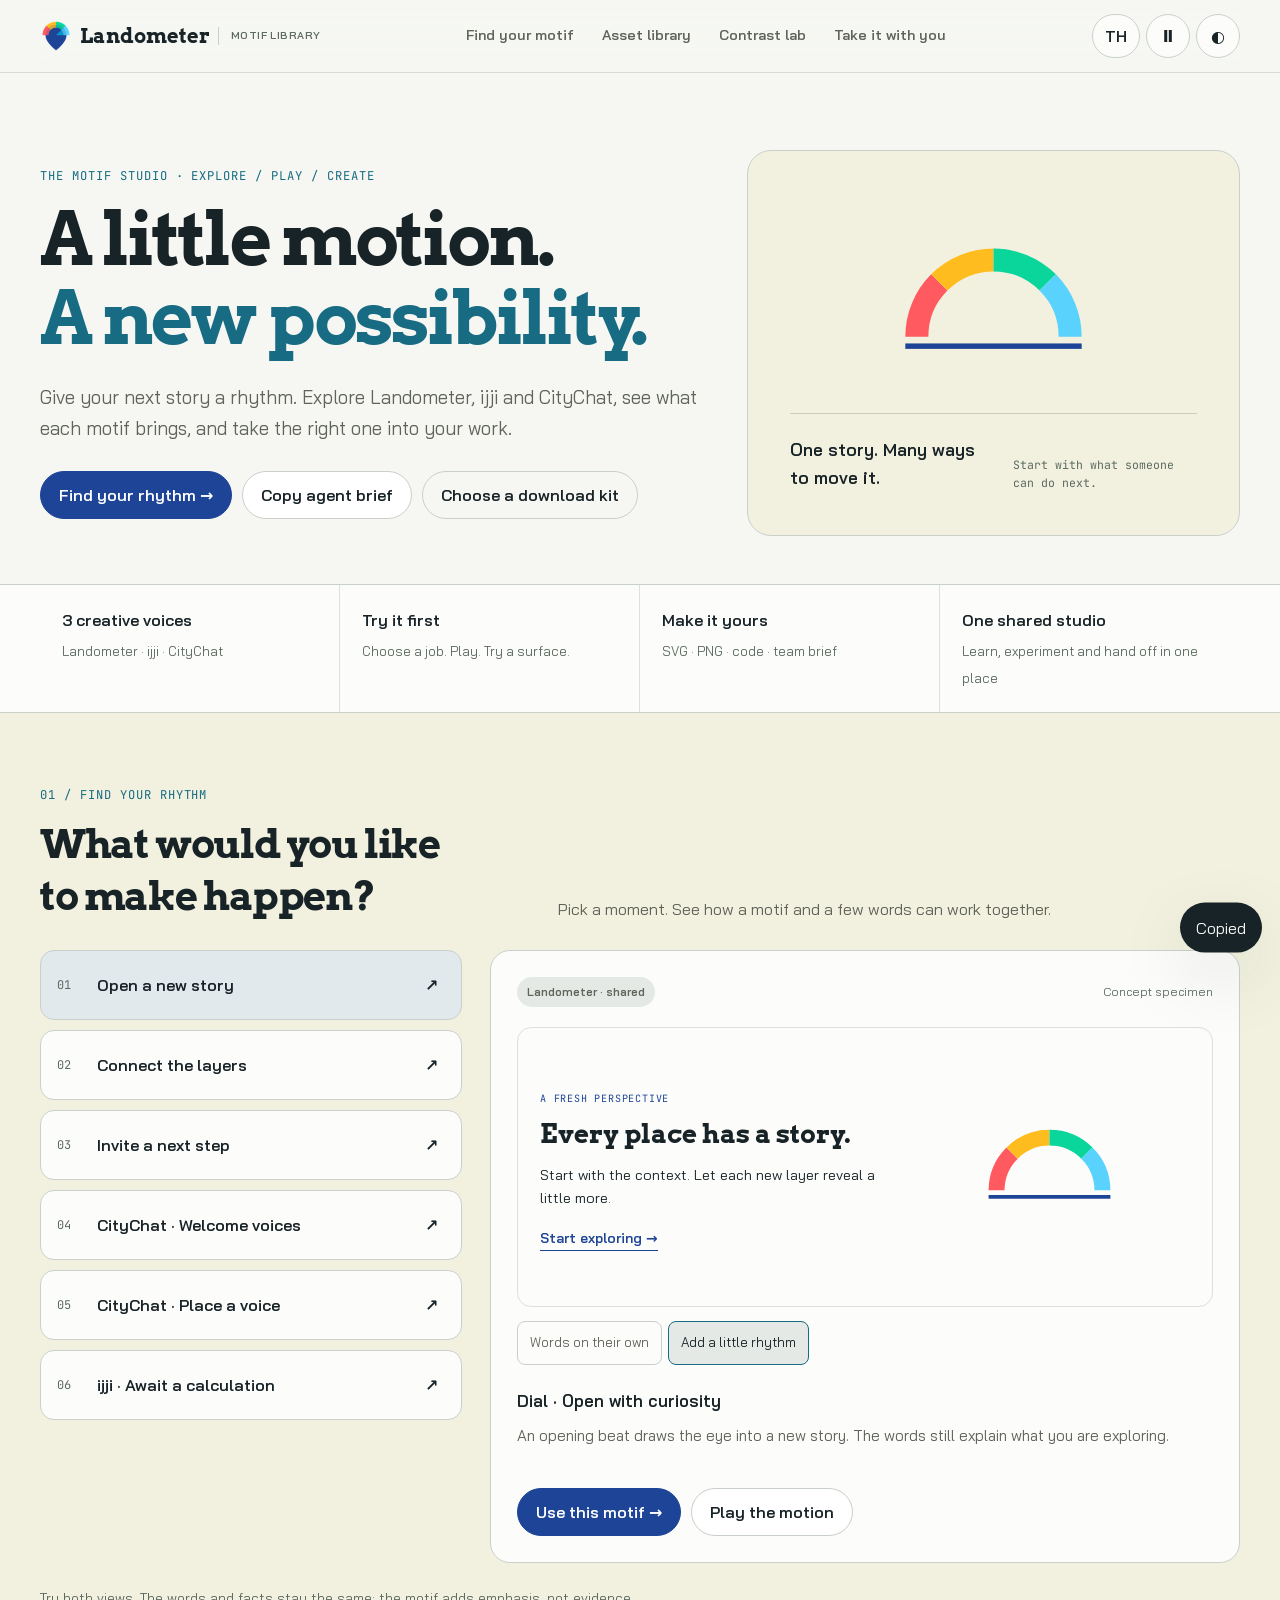
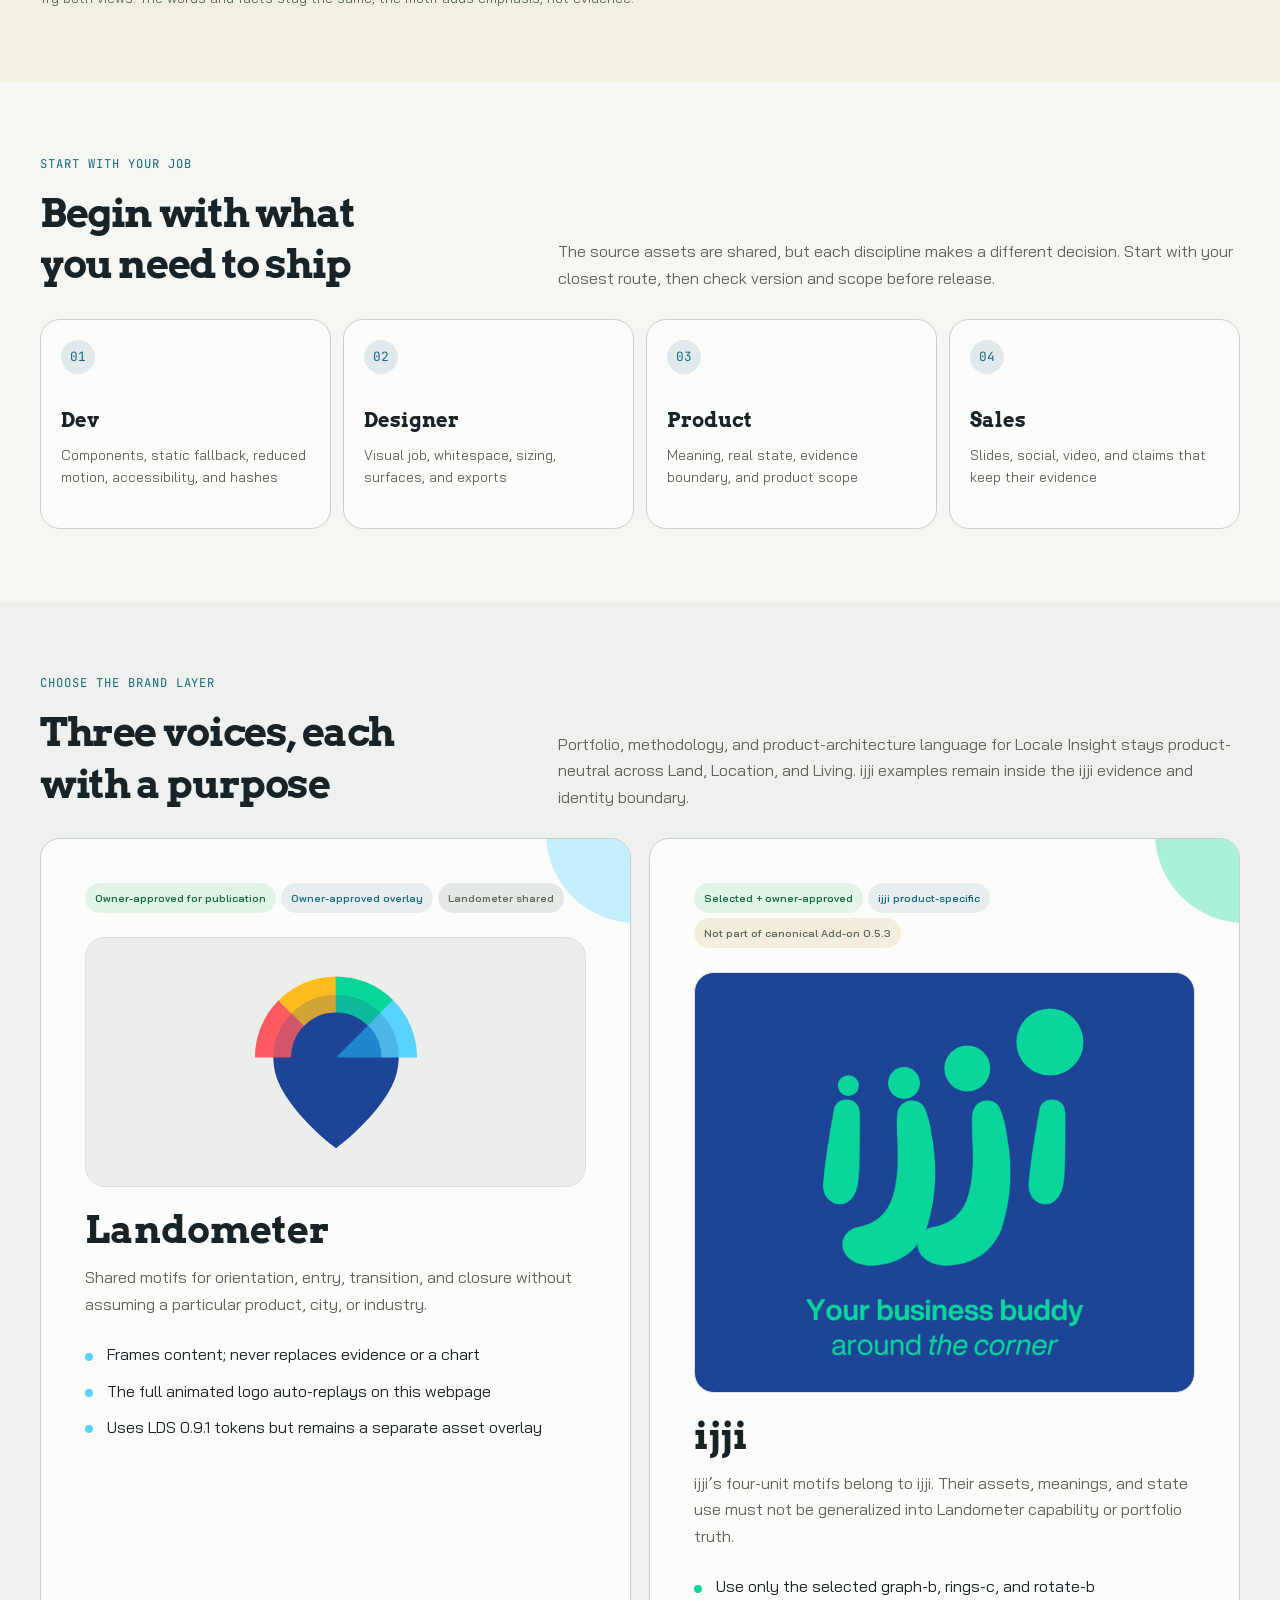
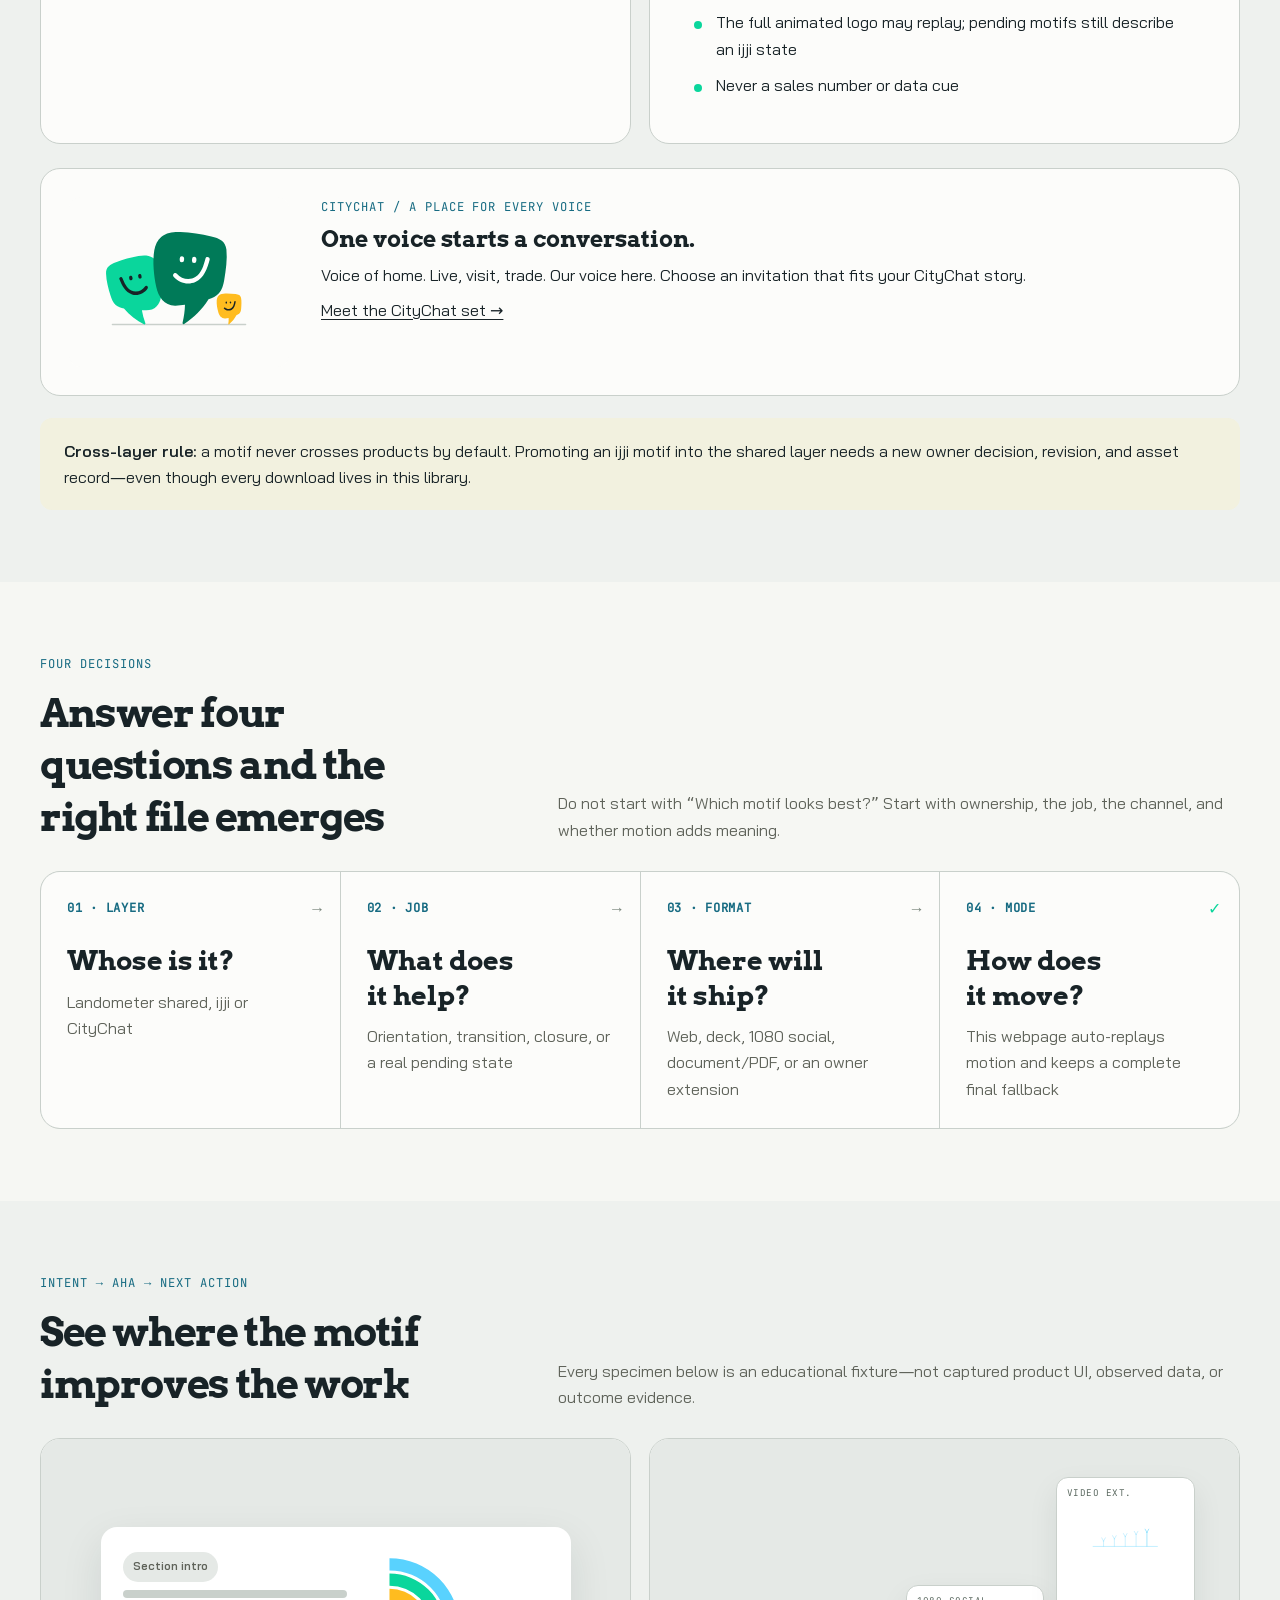
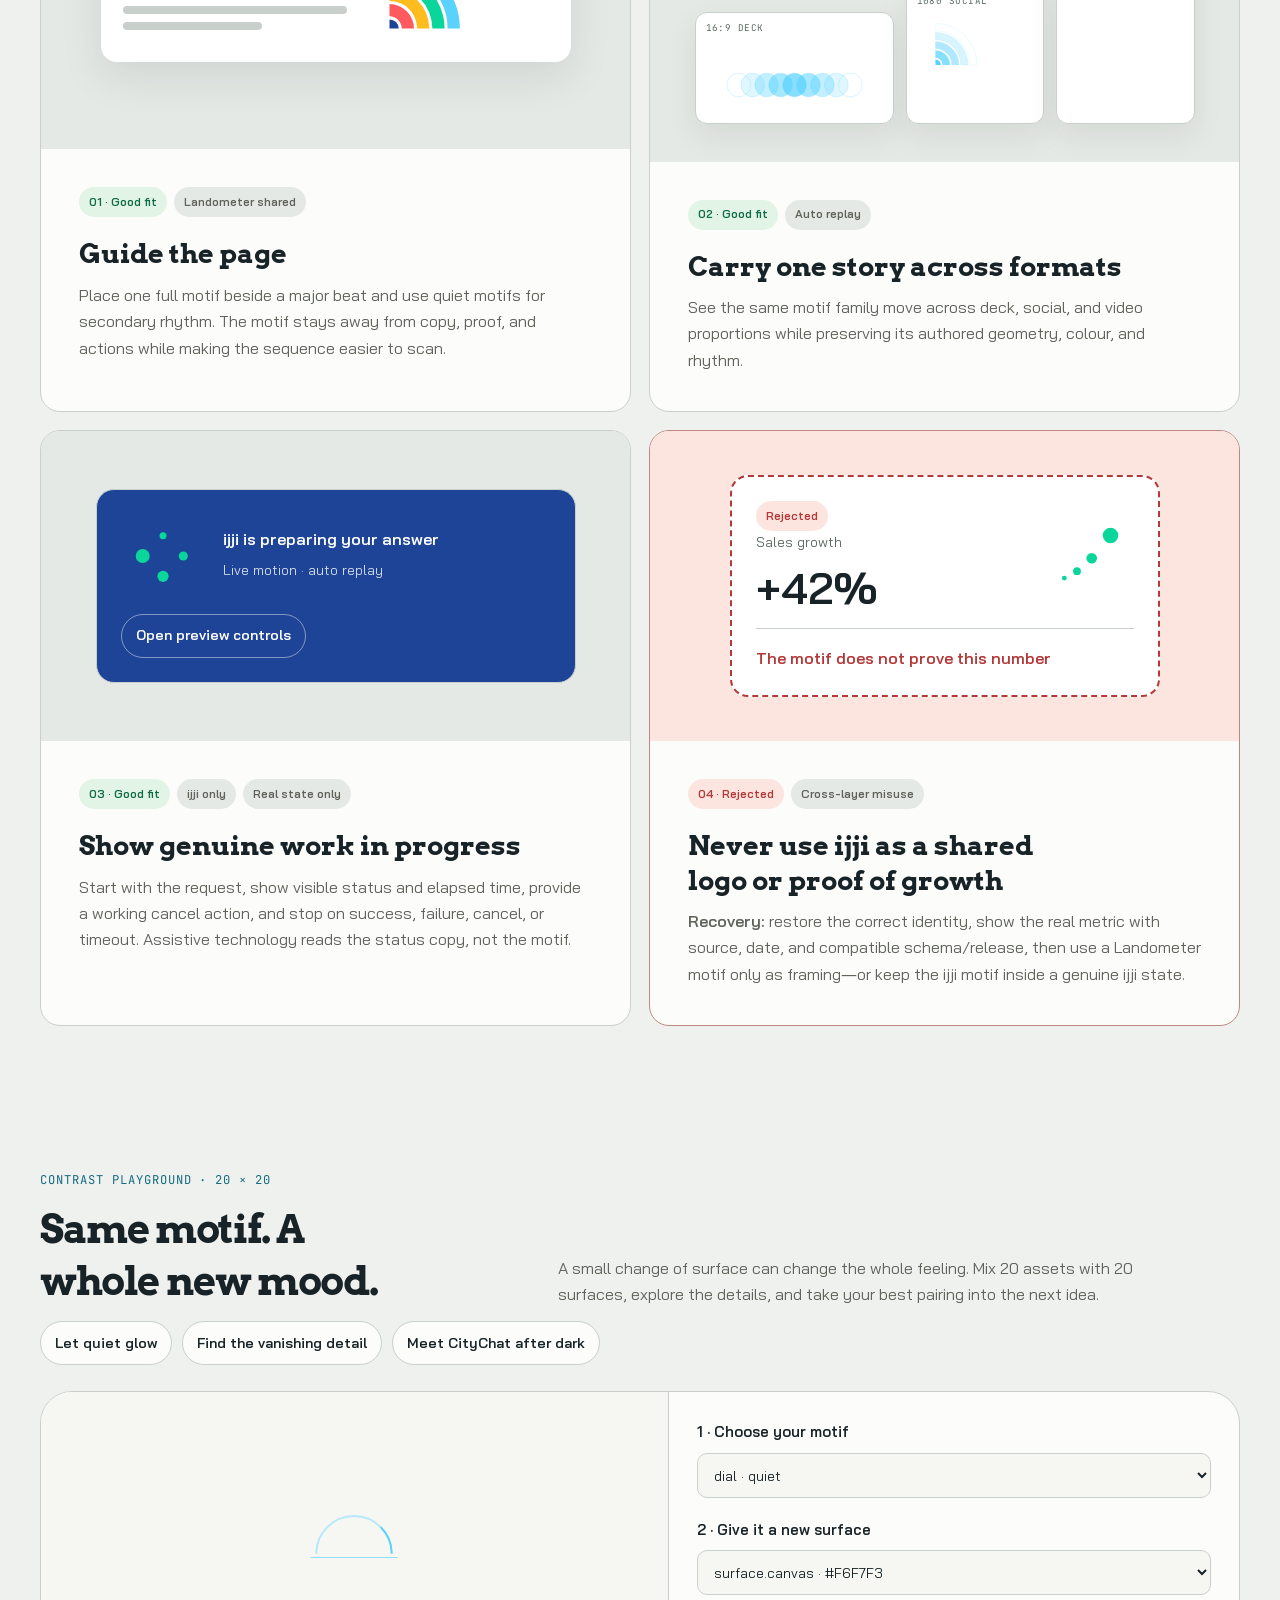
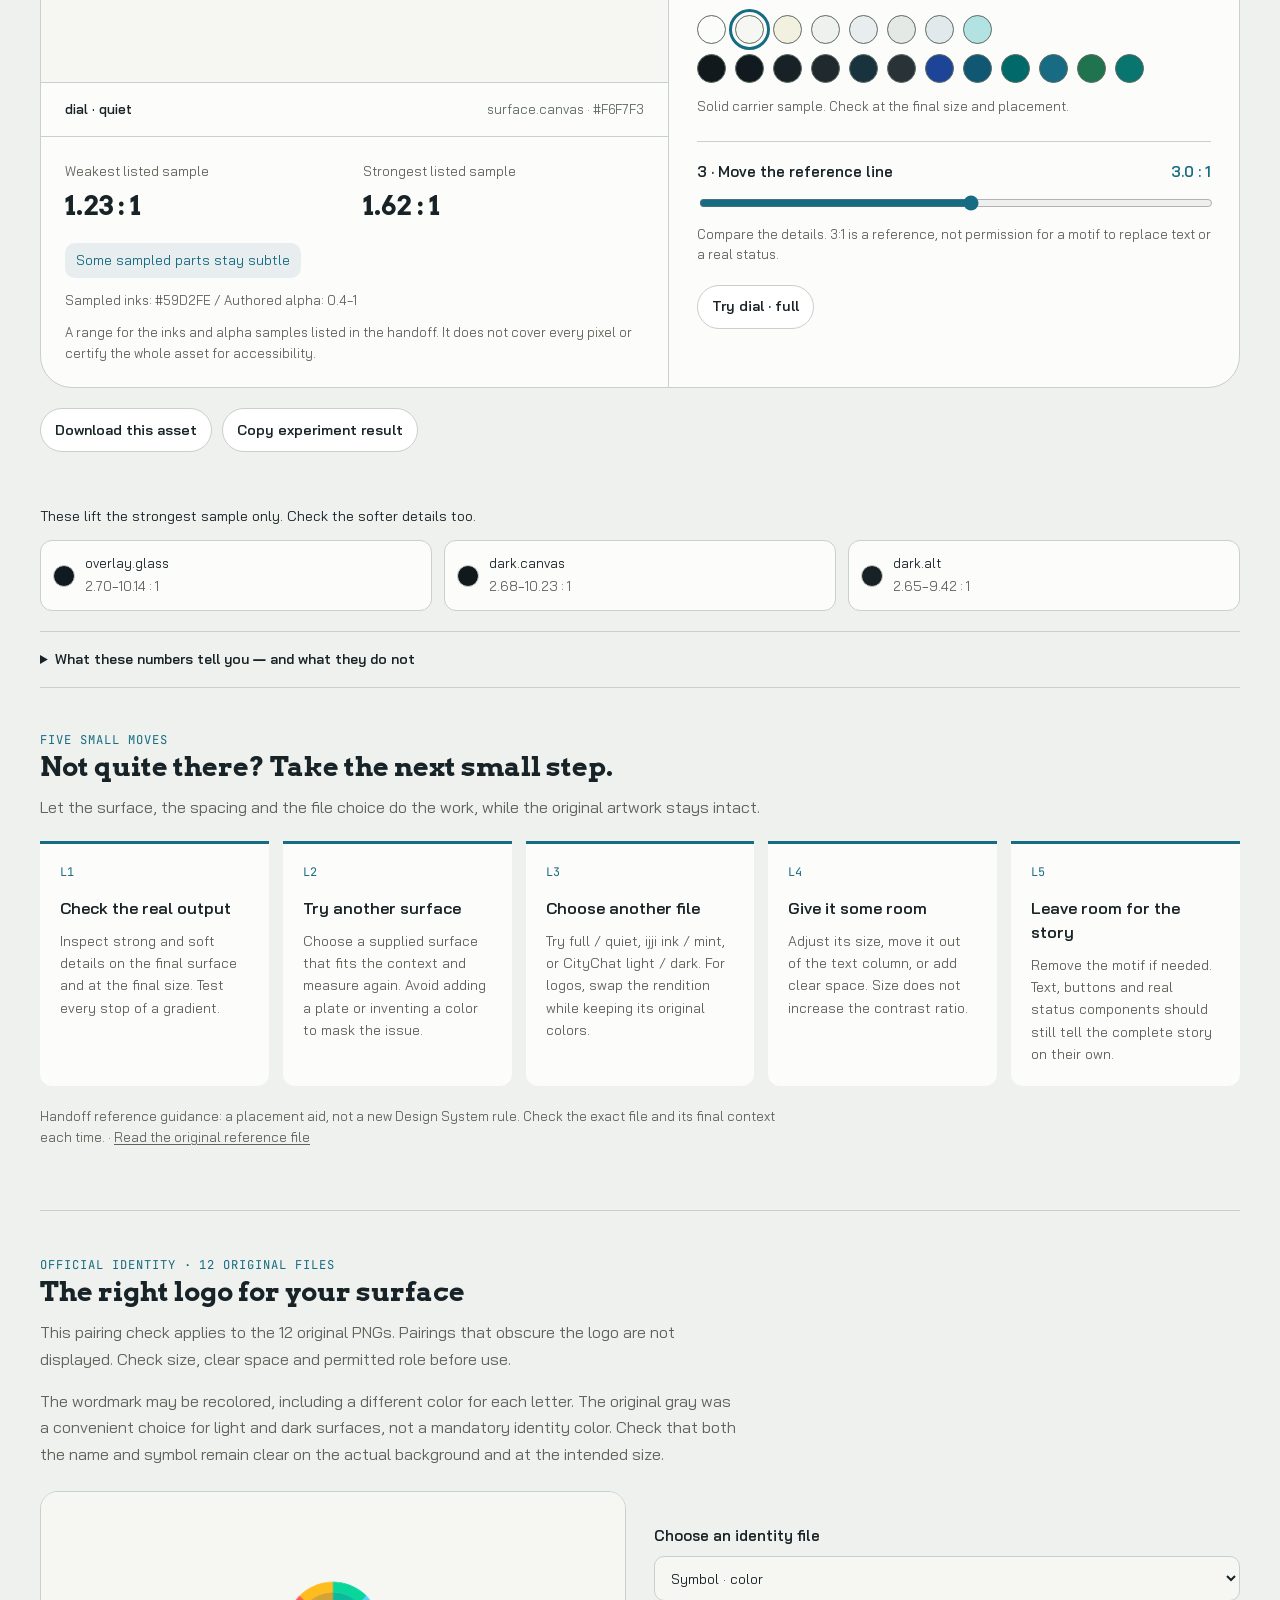
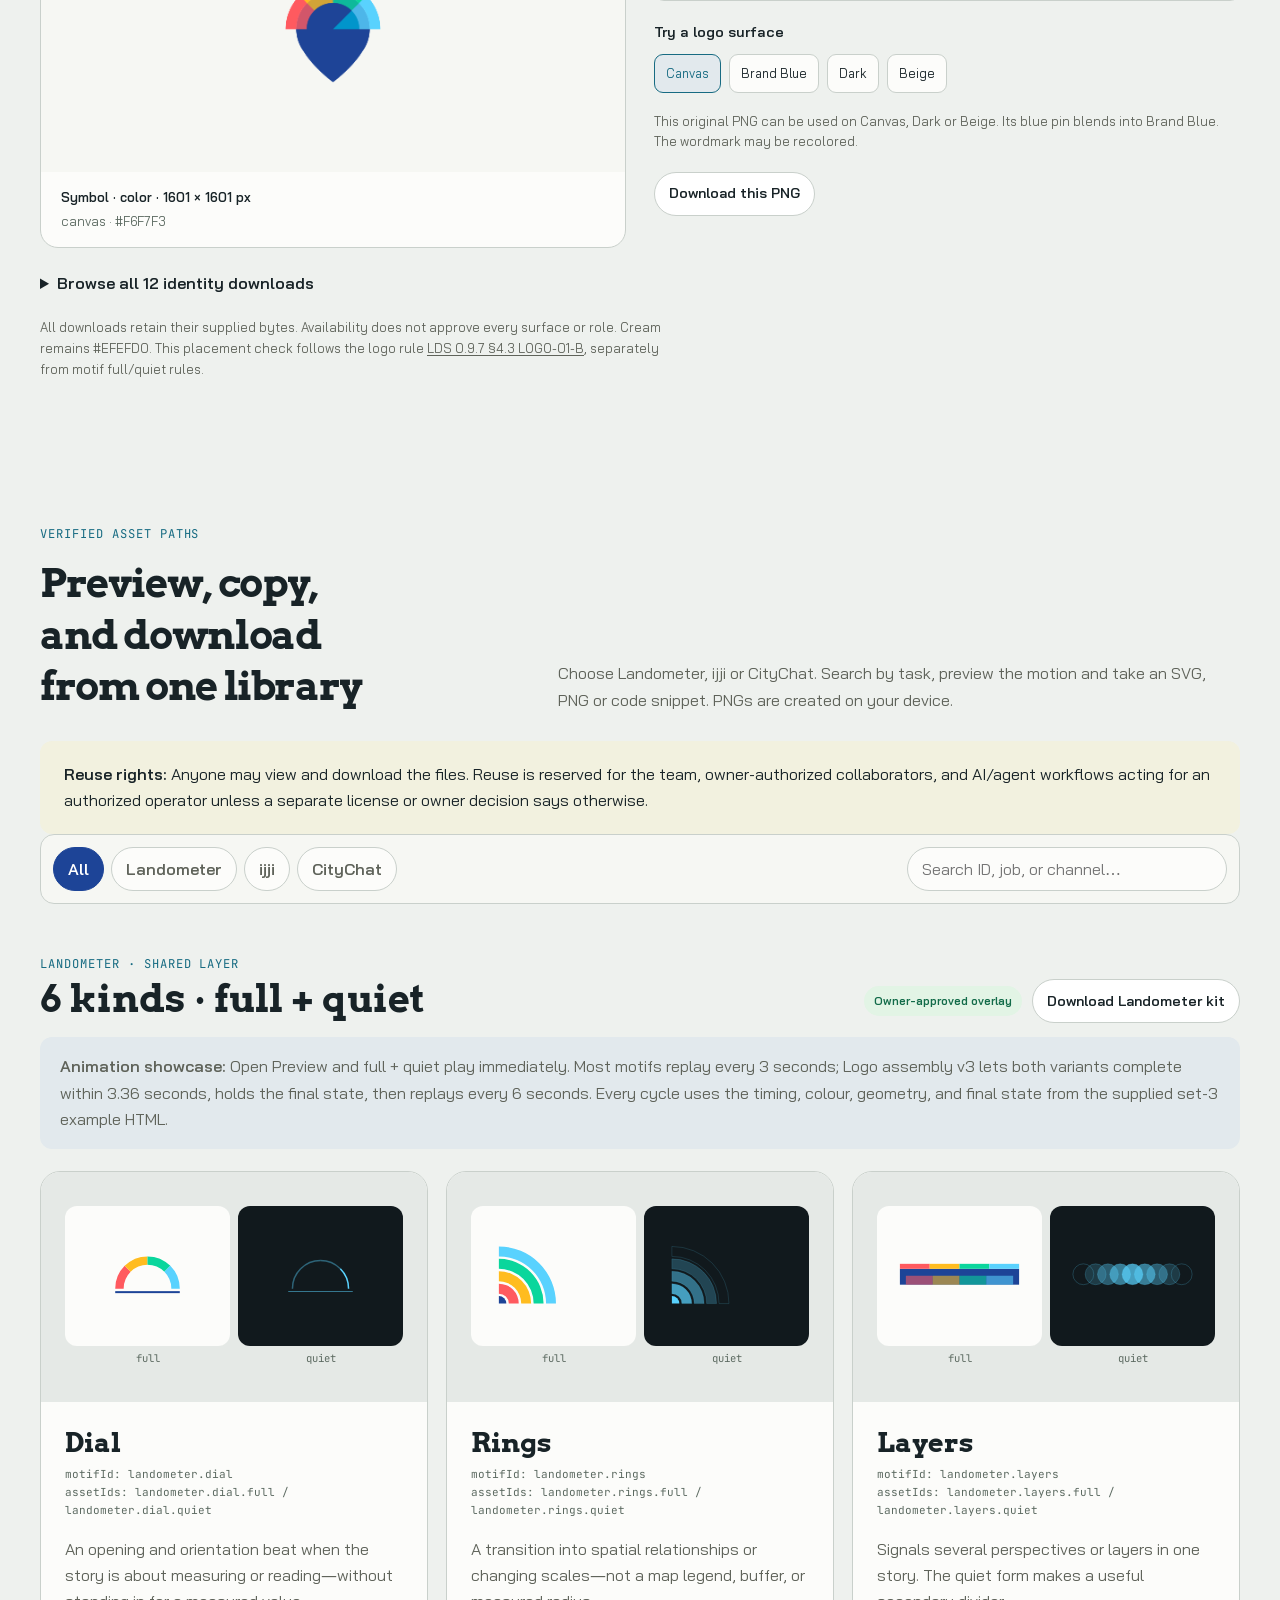
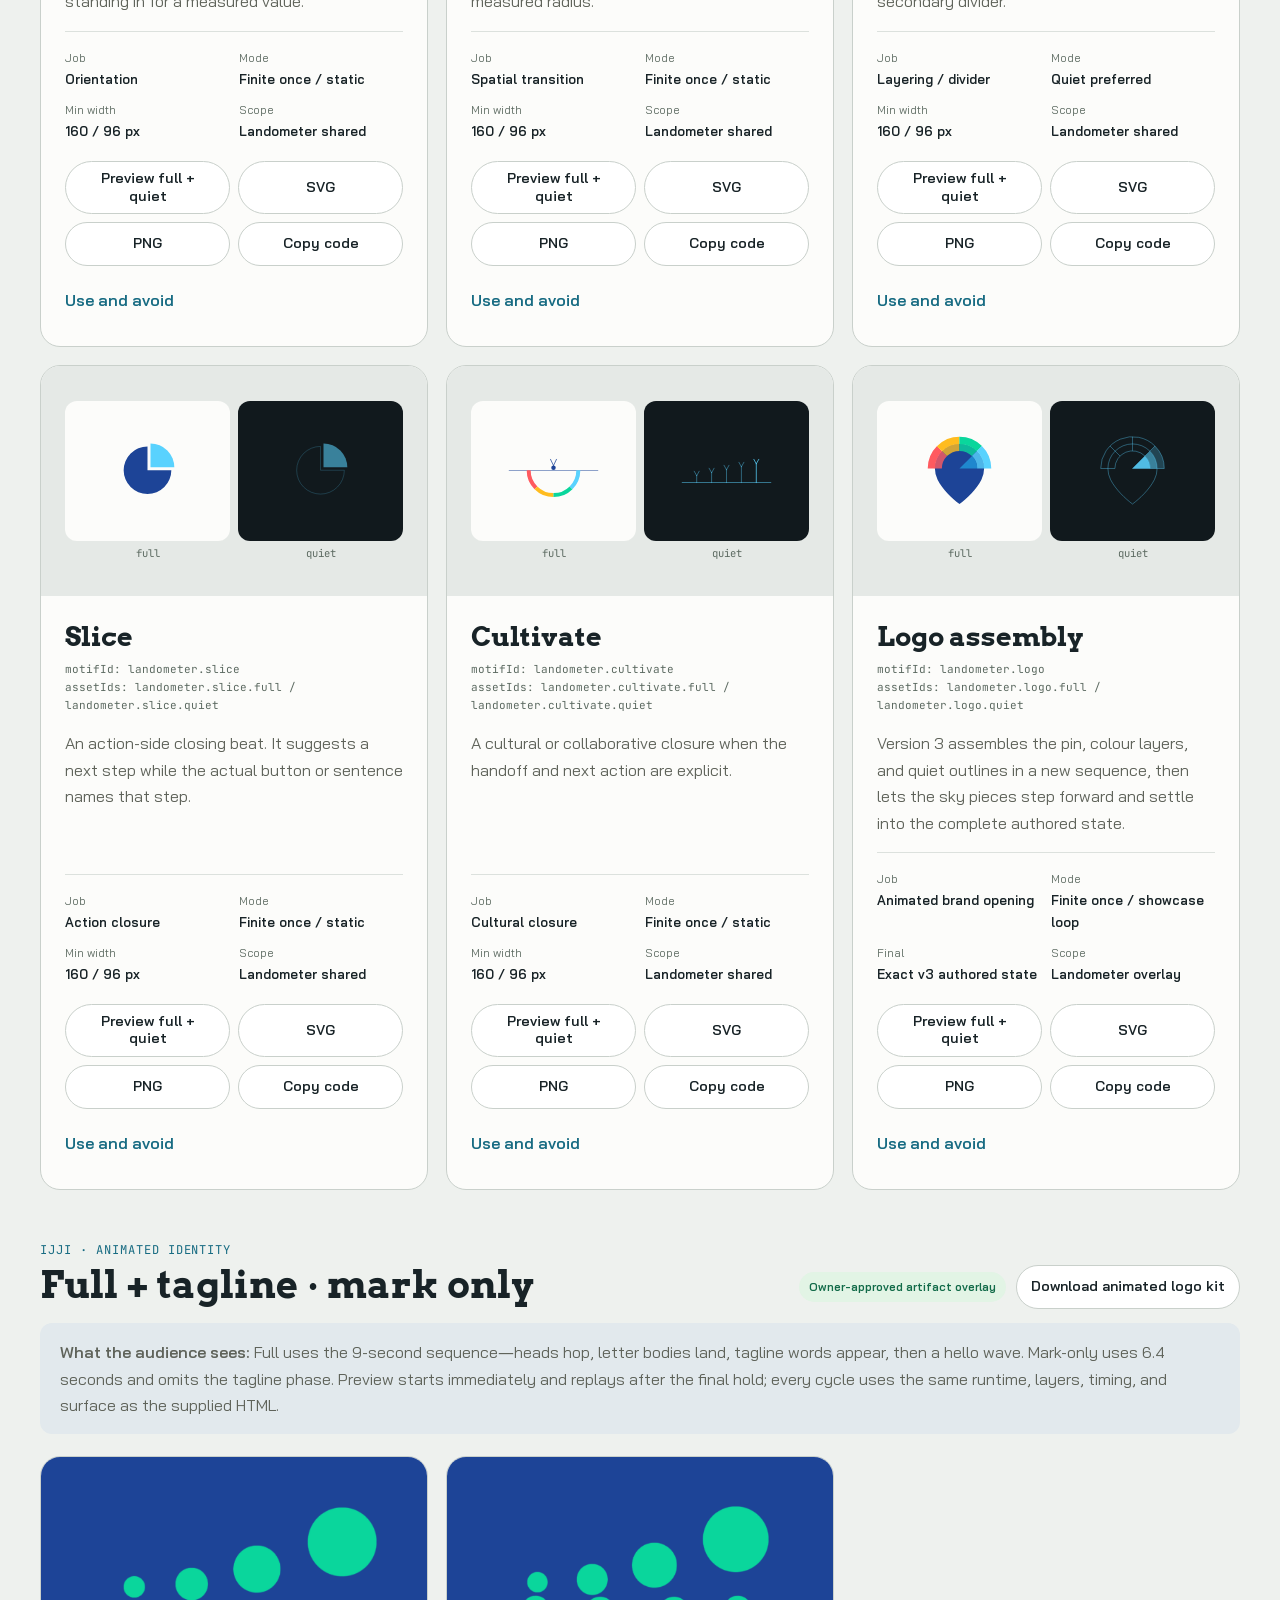
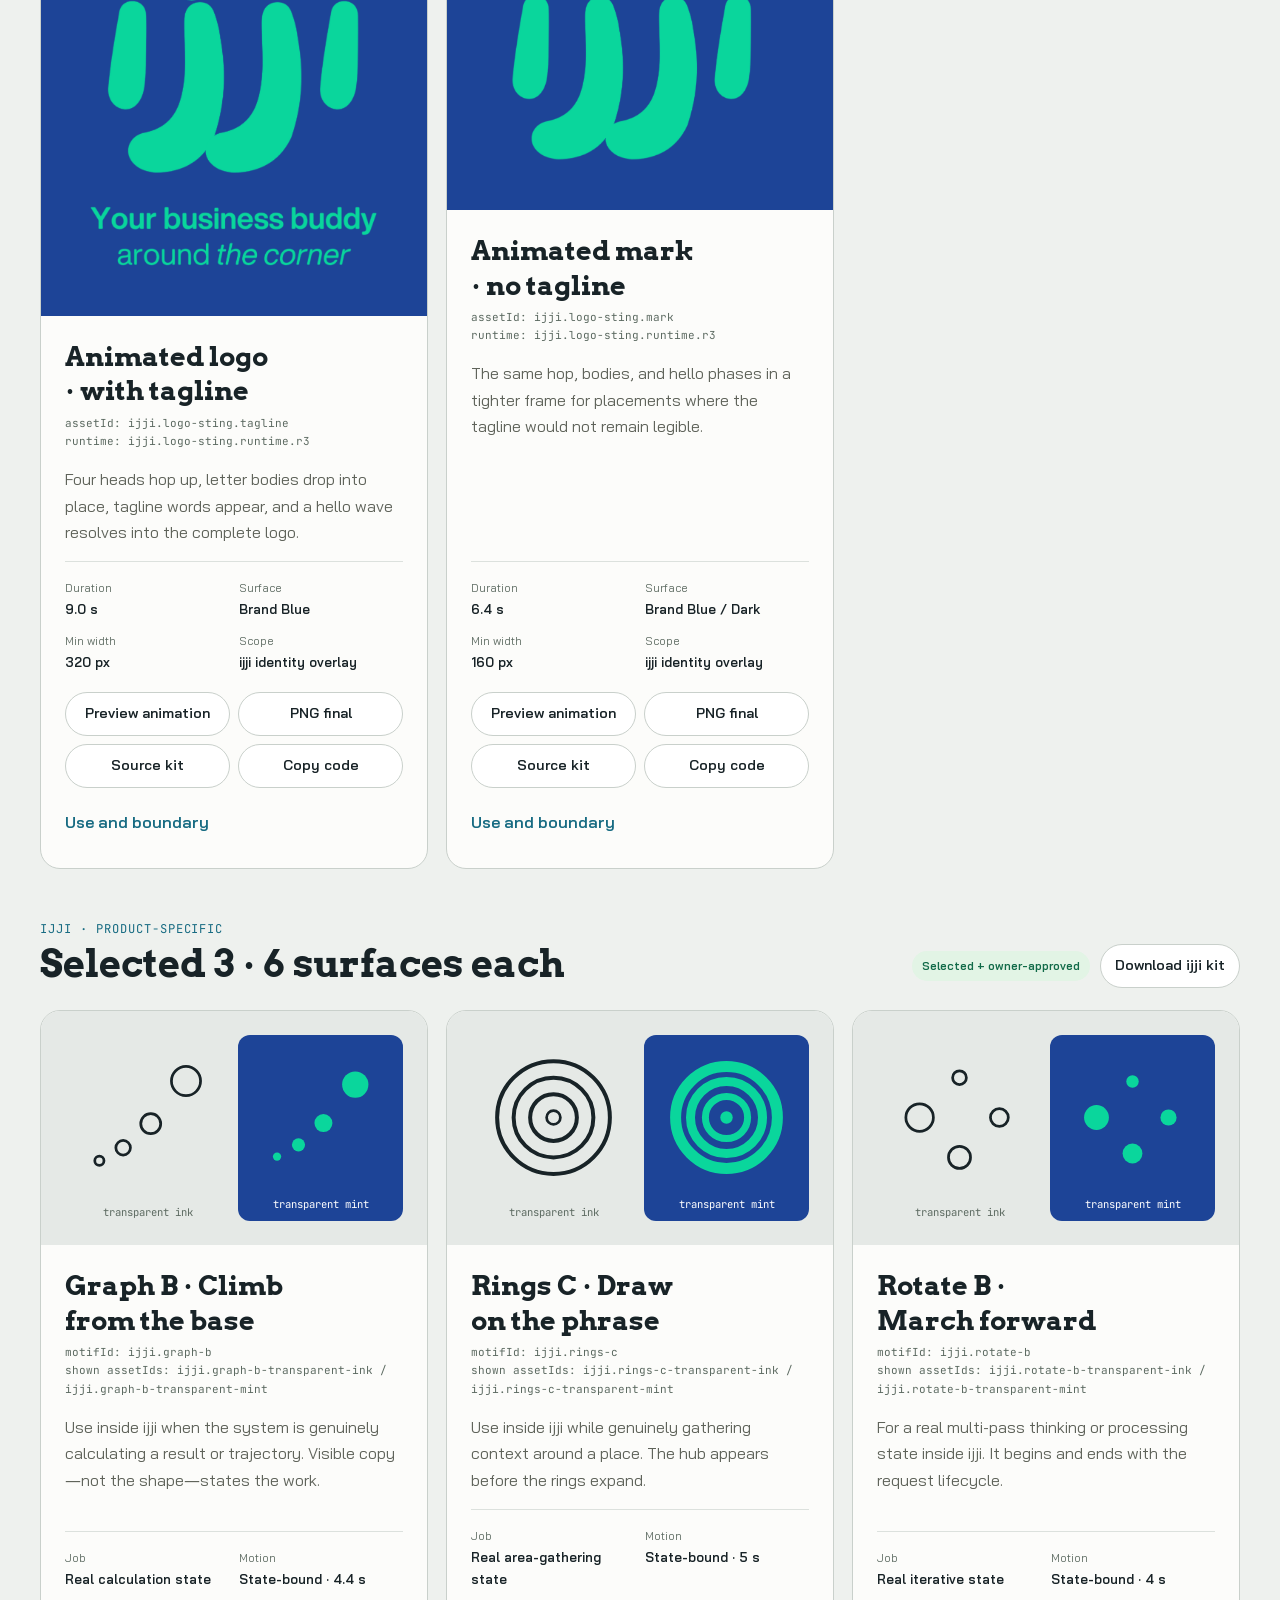
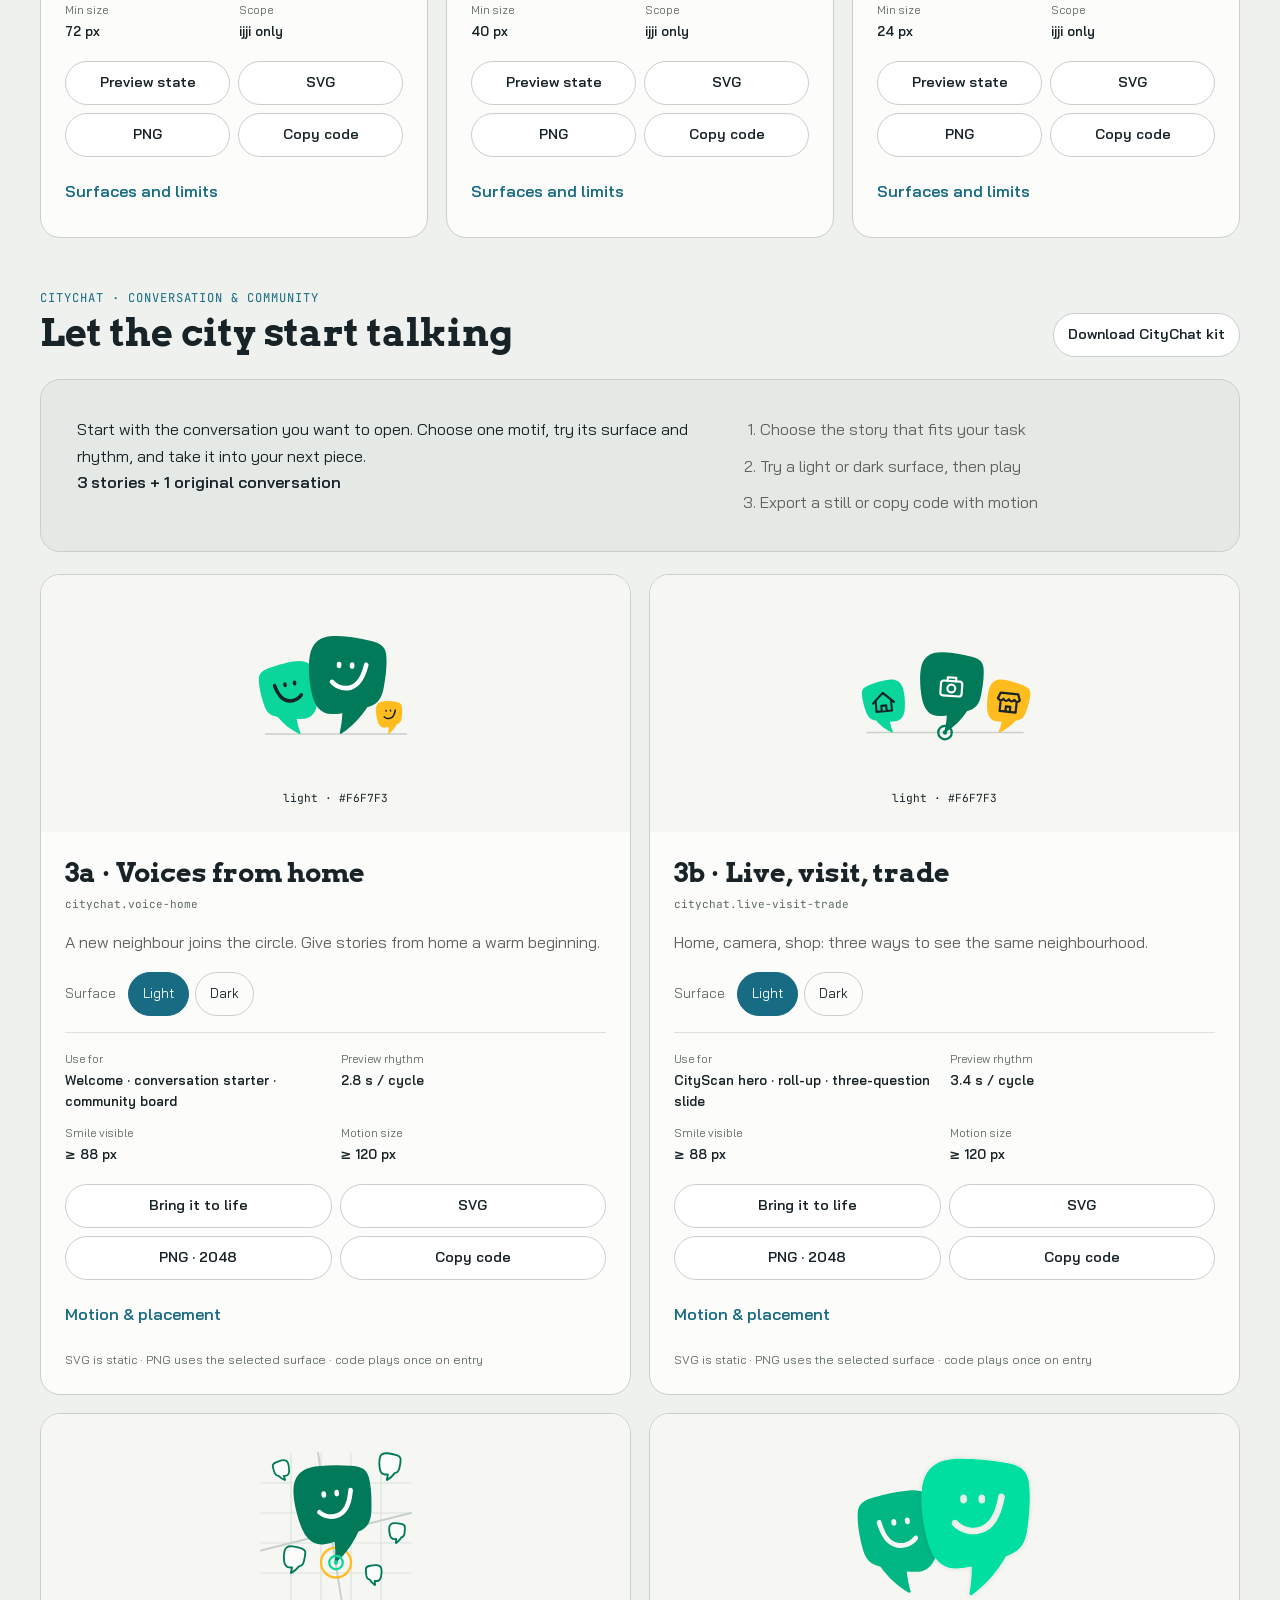
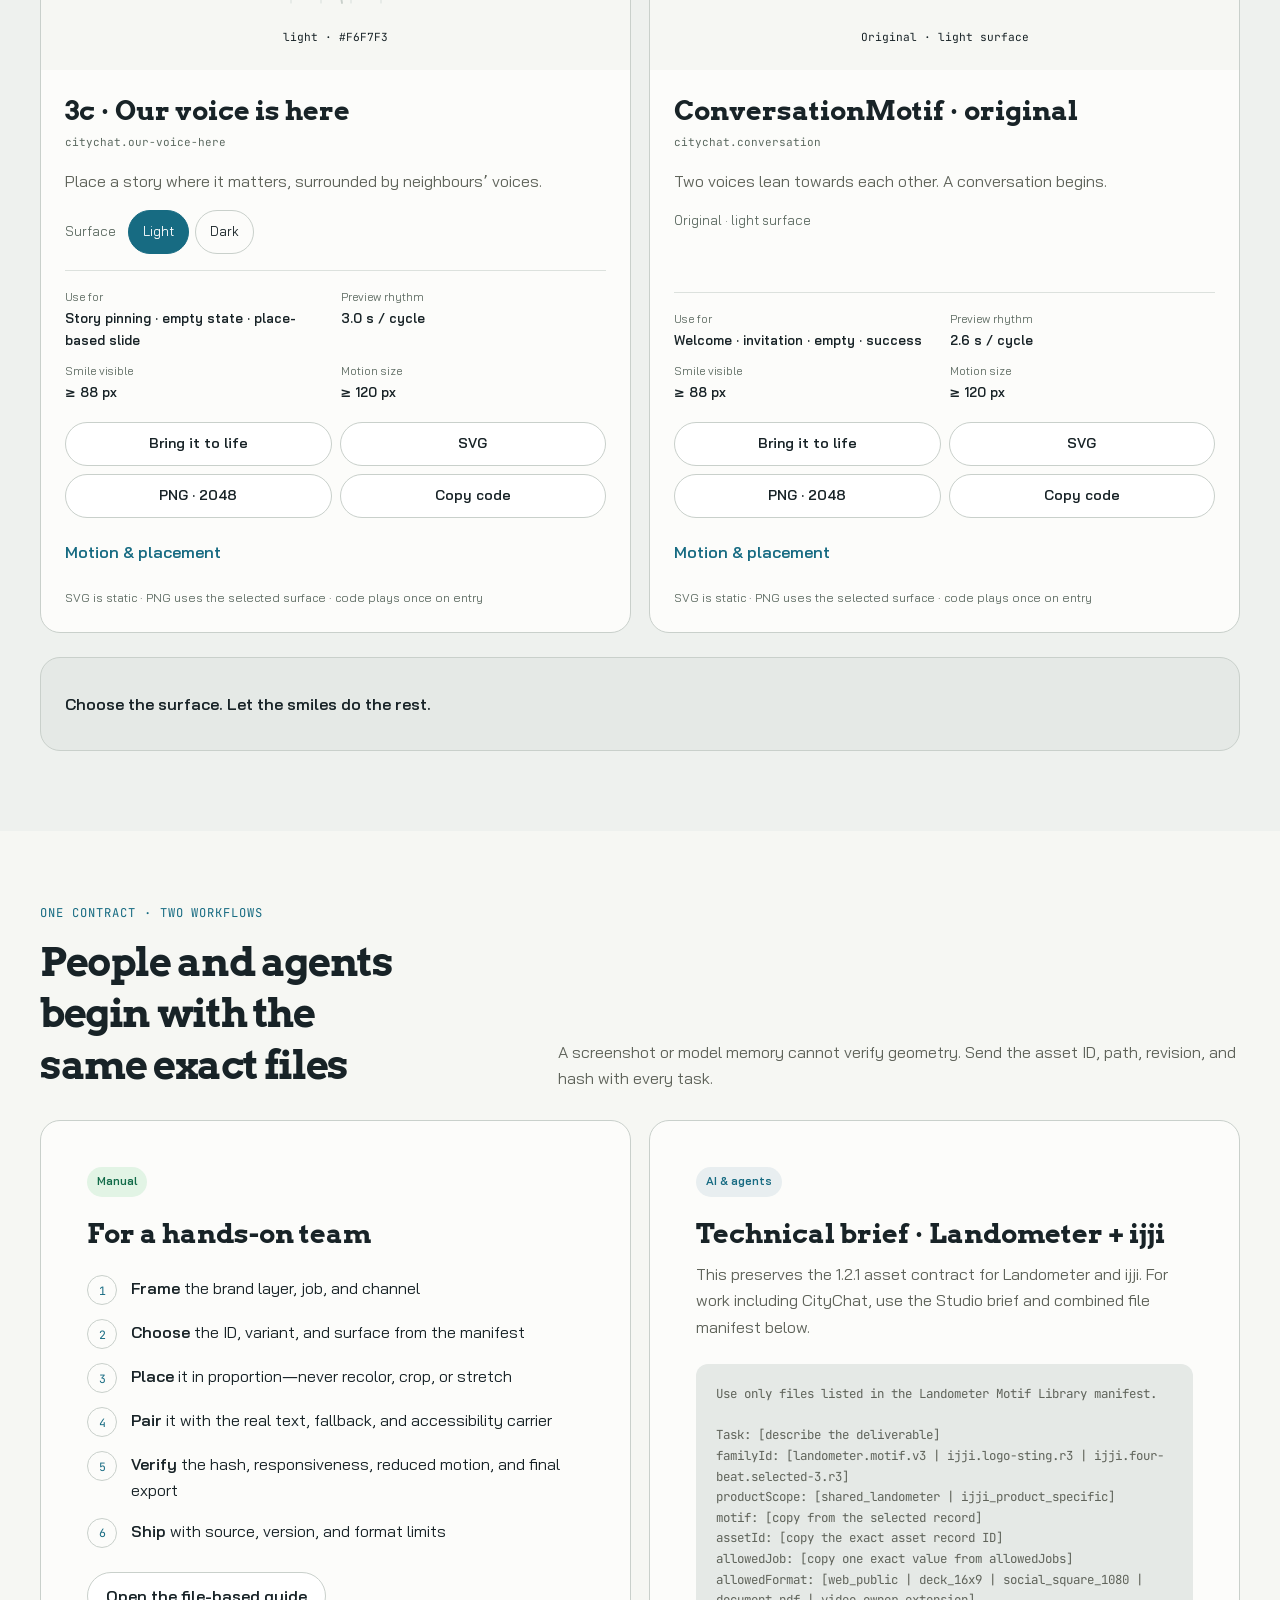
<file: en/index.html>
<!doctype html>
<html lang="en" data-theme="light">
<head>
  <meta charset="utf-8">
  <meta name="viewport" content="width=device-width, initial-scale=1, viewport-fit=cover">
  <title>Landometer Motif Studio — Choose, use, and hand off brand motifs</title>
  <meta name="description" content="A practical guide and verified asset library for applying Landometer and ijji brand motifs across web, video, social, slides, and AI or agent workflows.">
  <meta name="robots" content="index,follow">
  <link rel="canonical" href="https://montri-th.github.io/motif/en/">
  <link rel="alternate" hreflang="th" href="https://montri-th.github.io/motif/">
  <link rel="alternate" hreflang="en" href="https://montri-th.github.io/motif/en/">
  <link rel="alternate" hreflang="x-default" href="https://montri-th.github.io/motif/">
  <link rel="icon" type="image/png" sizes="64x64" href="../assets/identity/landometer-favicon-64-v1.png">
  <meta property="og:type" content="website">
  <meta property="og:site_name" content="Landometer">
  <meta property="og:title" content="Landometer Motif Library">
  <meta property="og:description" content="See the role. Choose the right motif. Use a verifiable asset.">
  <meta property="og:url" content="https://montri-th.github.io/motif/en/">
  <meta property="og:image" content="https://montri-th.github.io/motif/assets/social/motif-library-1200x630.png?v=2157be06fad9">
  <meta property="og:image:width" content="1200">
  <meta property="og:image:height" content="630">
  <meta property="og:image:alt" content="Landometer Motif Library — purposeful motion, reusable assets">
  <meta name="twitter:card" content="summary_large_image">
  <meta name="twitter:title" content="Landometer Motif Library">
  <meta name="twitter:description" content="A practical asset library for Landometer, ijji and CityChat motifs">
  <meta name="twitter:image" content="https://montri-th.github.io/motif/assets/social/motif-library-1200x630.png?v=2157be06fad9">
  <script>
    try {
      const savedTheme = localStorage.getItem("motif-theme");
      const dark = matchMedia("(prefers-color-scheme: dark)").matches;
      document.documentElement.dataset.theme = savedTheme || (dark ? "dark" : "light");
    } catch (_) {}
  </script>
  <link rel="stylesheet" href="../site.css?v=1.3.2-r1">
  <link rel="stylesheet" href="../assets/landometer/landometer-motifs.css?v=1.2.1">
  <link rel="stylesheet" href="../assets/ijji/ijji-motion.css">
  <script src="../assets/landometer/landometer-motifs.js?v=1.2.1" defer></script>
  <script src="../site.js?v=1.3.2" defer></script>
  <script type="application/ld+json">
  {
    "@context": "https://schema.org",
    "@type": "CreativeWork",
    "name": "Landometer Motif Library",
    "url": "https://montri-th.github.io/motif/en/",
    "inLanguage": ["th", "en"],
    "isAccessibleForFree": true,
    "description": "An interactive motif studio for Landometer, ijji and CityChat with previews, carrier comparisons and original asset downloads.",
    "creator": { "@type": "Organization", "name": "Landometer" },
    "version": "1.3.2",
    "dateModified": "2026-10-01"
  }
  </script>
  <link rel="stylesheet" href="../studio.css?v=1.3.2-r1">
  <script src="../studio.js?v=1.3.2" defer></script>
<link rel="stylesheet" href="../citychat.css?v=1.3.2">
<script src="../citychat.js?v=1.3.2" defer></script>
<link rel="stylesheet" href="../contrast-lab.css?v=identity-surface-20260930-dark">
<script src="../contrast-lab.js?v=identity-surface-20260930-dark" defer></script>
</head>
<body data-base=".." data-locale="en">
  <a class="skip-link" href="#main">Skip to main content</a>

  <header class="site-header">
    <div class="wrap header-inner">
      <a class="identity" href="#top" aria-label="Landometer Motif Library home">
        <img class="nav-symbol" src="../assets/identity/landometer-favicon-64-v1.png" width="32" height="32" alt=""><strong>Landometer</strong>
        <span>Motif Library</span>
      </a>
      <nav class="desktop-nav" aria-label="Primary navigation"><a href="#playground">Find your motif</a><a href="#library">Asset library</a><a href="#contrast-lab">Contrast lab</a><a href="#downloads">Take it with you</a></nav>
      <div class="header-actions">
        <a class="language-link" href="../" lang="th" hreflang="th" aria-label="อ่านภาษาไทย">TH</a>
        <button class="icon-button" type="button" data-motion-toggle aria-label="Pause animation" title="Pause animation">Ⅱ</button>
        <button class="icon-button" type="button" data-theme-toggle aria-label="Change color theme" title="Change color theme">◐</button>
        <details class="mobile-nav">
          <summary aria-label="Open menu">☰</summary>
          <nav class="mobile-nav-panel" aria-label="Mobile navigation"><a href="#playground">Find your motif</a><a href="#library">Asset library</a><a href="#contrast-lab">Contrast lab</a><a href="#downloads">Take it with you</a></nav>
        </details>
      </div>
    </div>
  </header>

  <noscript><div class="no-js-note"><p class="wrap">JavaScript is off: the guide and direct SVG/ZIP downloads still work. Preview, filtering, copy, and PNG-export controls are hidden because they require JavaScript.</p></div></noscript>

  <main id="main">
    <section class="hero" id="top">
      <div class="wrap hero-grid">
        <div>
          <p class="eyebrow">THE MOTIF STUDIO · EXPLORE / PLAY / CREATE</p>
          <h1>A little motion.<br><em>A new possibility.</em></h1>
          <p class="hero-lede">Give your next story a rhythm. Explore Landometer, ijji and CityChat, see what each motif brings, and take the right one into your work.</p>
          <div class="cluster">
            <a class="button button-primary" href="#playground">Find your rhythm →</a>
            <button class="button" type="button" data-copy-template="#studio-brief">Copy agent brief</button>
            <a class="button button-ghost" href="#downloads">Choose a download kit</a>
          </div>
        </div>
        <div class="hero-visual" aria-label="A continuously replaying Landometer dial motif example">
          <div class="hero-card">
            <div class="hero-stage" data-lm-live data-kind="dial" data-ink="blue" data-loop="3000" data-static="../assets/landometer/svg/dial-full.svg">
              <img src="../assets/landometer/svg/dial-full.svg" alt="The Landometer dial motif, a four-beat measuring form">
            </div>
            <div class="hero-note">
              <strong>One story. Many ways to move it.</strong>
              <span>Start with what someone can do next.</span>
            </div>
          </div>
        </div>
      </div>
    </section>

    <section class="trust-strip" aria-label="Library status">
      <div class="wrap trust-grid"><div class="trust-item"><b>3 creative voices</b><span>Landometer · ijji · CityChat</span></div><div class="trust-item"><b>Try it first</b><span>Choose a job. Play. Try a surface.</span></div><div class="trust-item"><b>Make it yours</b><span>SVG · PNG · code · team brief</span></div><div class="trust-item"><b>One shared studio</b><span>Learn, experiment and hand off in one place</span></div></div></section>

<section class="section playground" id="playground" aria-labelledby="playground-title">
 <div class="wrap"><div class="section-head"><div><p class="eyebrow">01 / FIND YOUR RHYTHM</p><h2 id="playground-title">What would you like to make happen?</h2></div><p class="subtle">Pick a moment. See how a motif and a few words can work together.</p></div>
 <div class="playground-grid"><div class="job-picker" role="group" aria-label="Choose a task">
 <button type="button" class="job-choice" data-job="intro" aria-pressed="true"><span>01</span>Open a new story<span aria-hidden="true">↗</span></button><button type="button" class="job-choice" data-job="layers" aria-pressed="false"><span>02</span>Connect the layers<span aria-hidden="true">↗</span></button><button type="button" class="job-choice" data-job="action" aria-pressed="false"><span>03</span>Invite a next step<span aria-hidden="true">↗</span></button><button type="button" class="job-choice" data-job="welcome" aria-pressed="false"><span>04</span>CityChat · Welcome voices<span aria-hidden="true">↗</span></button><button type="button" class="job-choice" data-job="place" aria-pressed="false"><span>05</span>CityChat · Place a voice<span aria-hidden="true">↗</span></button><button type="button" class="job-choice" data-job="calculate" aria-pressed="false"><span>06</span>ijji · Await a calculation<span aria-hidden="true">↗</span></button>
 </div><article class="idea-panel"><div class="idea-topline"><span class="badge" data-idea-family>Landometer · shared</span><span>Concept specimen</span></div>
 <div class="idea-scene"><div><span class="eyebrow" data-scene-kicker>A FRESH PERSPECTIVE</span><h3 data-scene-title>Every place has a story.</h3><p data-scene-copy>Start with the context. Let each new layer reveal a little more.</p><span class="scene-next" data-scene-next>Start exploring →</span></div><img data-idea-image src="../assets/landometer/svg/dial-full.svg" width="400" height="200" alt="Landometer Dial"></div>
 <div class="idea-controls" role="group" aria-label="Compare the motif"><button type="button" data-idea-view="plain" aria-pressed="false">Words on their own</button><button type="button" data-idea-view="motif" aria-pressed="true">Add a little rhythm</button></div>
 <div class="idea-result" aria-live="polite"><strong data-idea-name>Dial · Open with curiosity</strong><p data-idea-why>An opening beat draws the eye into a new story. The words still explain what you are exploring.</p></div>
 <div class="cluster"><a class="button button-primary" data-idea-link href="#landometer-dial">Use this motif →</a><button class="button" type="button" data-idea-preview>Play the motion</button></div></article></div>
 <p class="playground-footnote">Try both views. The words and facts stay the same; the motif adds emphasis, not evidence.</p></div></section>
    <section class="section" aria-labelledby="role-title">
      <div class="wrap">
        <div class="section-head">
          <div><p class="eyebrow">Start with your job</p><h2 id="role-title">Begin with what you need to ship</h2></div>
          <p class="subtle">The source assets are shared, but each discipline makes a different decision. Start with your closest route, then check version and scope before release.</p>
        </div>
        <div class="role-grid">
          <a class="role-card" href="#workflows"><span class="role-number">01</span><h3>Dev</h3><p class="subtle">Components, static fallback, reduced motion, accessibility, and hashes</p></a>
          <a class="role-card" href="#examples"><span class="role-number">02</span><h3>Designer</h3><p class="subtle">Visual job, whitespace, sizing, surfaces, and exports</p></a>
          <a class="role-card" href="#choose"><span class="role-number">03</span><h3>Product</h3><p class="subtle">Meaning, real state, evidence boundary, and product scope</p></a>
          <a class="role-card" href="#formats"><span class="role-number">04</span><h3>Sales</h3><p class="subtle">Slides, social, video, and claims that keep their evidence</p></a>
        </div>
      </div>
    </section>

    <section class="section section-alt" id="choose" aria-labelledby="choose-title">
      <div class="wrap">
        <div class="section-head">
          <div><p class="eyebrow">Choose the brand layer</p><h2 id="choose-title">Three voices, each with a purpose</h2></div>
          <p class="subtle">Portfolio, methodology, and product-architecture language for Locale Insight stays product-neutral across Land, Location, and Living. ijji examples remain inside the ijji evidence and identity boundary.</p>
        </div>
        <div class="lane-grid">
          <article class="lane lane-landometer">
            <div class="badge-row"><span class="badge badge-approved">Owner-approved for publication</span><span class="badge badge-overlay">Owner-approved overlay</span><span class="badge">Landometer shared</span></div>
            <div class="lane-brand-motion lane-brand-motion-landometer" data-lm-live data-kind="logo" data-ink="blue" data-loop="6000"><img src="../assets/landometer/svg/logo-full.svg?v=1.2.1" alt="Landometer logo full"></div>
            <h3>Landometer</h3>
            <p class="subtle">Shared motifs for orientation, entry, transition, and closure without assuming a particular product, city, or industry.</p>
            <ul class="lane-list"><li>Frames content; never replaces evidence or a chart</li><li>The full animated logo auto-replays on this webpage</li><li>Uses LDS 0.9.1 tokens but remains a separate asset overlay</li></ul>
          </article>
          <article class="lane lane-ijji">
            <div class="badge-row"><span class="badge badge-approved">Selected + owner-approved</span><span class="badge badge-overlay">ijji product-specific</span><span class="badge badge-warning">Not part of canonical Add-on 0.5.3</span></div>
            <div class="lane-brand-motion lane-brand-motion-ijji" data-ijji-logo-live><img src="../assets/ijji/logo-sting/layers/ijji-logo-still.png?v=1.2.1" alt="ijji — Your business buddy around the corner"></div>
            <h3>ijji</h3>
            <p class="subtle">ijji’s four-unit motifs belong to ijji. Their assets, meanings, and state use must not be generalized into Landometer capability or portfolio truth.</p>
            <ul class="lane-list"><li>Use only the selected graph-b, rings-c, and rotate-b</li><li>The full animated logo may replay; pending motifs still describe an ijji state</li><li>Never a sales number or data cue</li></ul>
          </article>
        </div>
<article class="citychat-intro"><img src="../assets/citychat/assets/3a-voice-home-light.svg" width="240" height="160" alt="CityChat · Voice of home"><div><p class="eyebrow">CITYCHAT / A PLACE FOR EVERY VOICE</p><h3>One voice starts a conversation.</h3><p>Voice of home. Live, visit, trade. Our voice here. Choose an invitation that fits your CityChat story.</p><a class="text-link" href="#citychat">Meet the CityChat set →</a></div></article>        <div class="boundary-callout"><p><strong>Cross-layer rule:</strong> a motif never crosses products by default. Promoting an ijji motif into the shared layer needs a new owner decision, revision, and asset record—even though every download lives in this library.</p></div>
      </div>
    </section>

    <section class="section" aria-labelledby="decision-title">
      <div class="wrap">
        <div class="section-head">
          <div><p class="eyebrow">Four decisions</p><h2 id="decision-title">Answer four questions and the right file emerges</h2></div>
          <p class="subtle">Do not start with “Which motif looks best?” Start with ownership, the job, the channel, and whether motion adds meaning.</p>
        </div>
        <div class="decision-flow" aria-label="Four-step motif decision flow">
          <article class="decision-step"><b>01 · LAYER</b><h3>Whose is it?</h3><p>Landometer shared, ijji or CityChat</p></article>
          <article class="decision-step"><b>02 · JOB</b><h3>What does it help?</h3><p>Orientation, transition, closure, or a real pending state</p></article>
          <article class="decision-step"><b>03 · FORMAT</b><h3>Where will it ship?</h3><p>Web, deck, 1080 social, document/PDF, or an owner extension</p></article>
          <article class="decision-step"><b>04 · MODE</b><h3>How does it move?</h3><p>This webpage auto-replays motion and keeps a complete final fallback</p></article>
        </div>
      </div>
    </section>

    <section class="section section-alt" id="examples" aria-labelledby="examples-title">
      <div class="wrap">
        <div class="section-head">
          <div><p class="eyebrow">Intent → AHA → next action</p><h2 id="examples-title">See where the motif improves the work</h2></div>
          <p class="subtle">Every specimen below is an educational fixture—not captured product UI, observed data, or outcome evidence.</p>
        </div>
        <div class="case-grid">
          <article class="case-card">
            <div class="case-visual"><div class="mini-web"><div><span class="badge">Section intro</span><div class="fake-line"></div><div class="fake-line"></div><div class="fake-line short"></div></div><span class="inline-motif-stage" data-lm-live data-kind="rings" data-ink="blue" data-loop="3000"><img src="../assets/landometer/svg/rings-full.svg" alt="Rings motif beside a section introduction"></span></div></div>
            <div class="case-copy"><div class="badge-row"><span class="badge badge-approved">01 · Good fit</span><span class="badge">Landometer shared</span></div><h3>Guide the page</h3><p class="subtle">Place one full motif beside a major beat and use quiet motifs for secondary rhythm. The motif stays away from copy, proof, and actions while making the sequence easier to scan.</p></div>
          </article>
          <article class="case-card" id="formats">
            <div class="case-visual"><div class="format-triptych" aria-label="Motifs applied in a slide, social tile, and video frame"><div class="format-frame slide" data-label="16:9 DECK"><span class="inline-motif-stage" data-lm-live data-kind="layers" data-quiet="true" data-loop="3000"><img src="../assets/landometer/svg/layers-quiet.svg" alt="Quiet layers motif in a slide"></span></div><div class="format-frame social" data-label="1080 SOCIAL"><span class="inline-motif-stage" data-lm-live data-kind="rings" data-quiet="true" data-loop="3000"><img src="../assets/landometer/svg/rings-quiet.svg" alt="Quiet rings motif in a square post"></span></div><div class="format-frame video" data-label="VIDEO EXT."><span class="inline-motif-stage" data-lm-live data-kind="cultivate" data-quiet="true" data-loop="3000"><img src="../assets/landometer/svg/cultivate-quiet.svg" alt="Quiet cultivate motif in a video frame"></span></div></div></div>
            <div class="case-copy"><div class="badge-row"><span class="badge badge-approved">02 · Good fit</span><span class="badge">Auto replay</span></div><h3>Carry one story across formats</h3><p class="subtle">See the same motif family move across deck, social, and video proportions while preserving its authored geometry, colour, and rhythm.</p></div>
          </article>
          <article class="case-card">
            <div class="case-visual"><div class="working-demo"><div class="working-row"><span class="inline-motif-stage" data-ijji-motif-live data-kind="rotate-b" data-surface="transparent-mint"><img src="../assets/ijji/svg/ijji-rotate-b-transparent-mint.svg" alt="ijji rotate-b motif in a pending-state example"></span><div><p><strong>ijji is preparing your answer</strong></p><p class="small" style="color:rgba(255,255,255,.8)">Live motion · auto replay</p></div></div><button class="button button-small" type="button" data-preview-brand="ijji" data-preview-id="rotate-b" data-duration="4">Open preview controls</button></div></div>
            <div class="case-copy"><div class="badge-row"><span class="badge badge-approved">03 · Good fit</span><span class="badge">ijji only</span><span class="badge">Real state only</span></div><h3>Show genuine work in progress</h3><p class="subtle">Start with the request, show visible status and elapsed time, provide a working cancel action, and stop on success, failure, cancel, or timeout. Assistive technology reads the status copy, not the motif.</p></div>
          </article>
          <article class="case-card case-card-rejected">
            <div class="case-visual"><div class="bad-proof"><div class="bad-proof-head"><div><span class="badge badge-rejected">Rejected</span><p class="small">Sales growth</p><strong>+42%</strong></div><span class="inline-motif-stage" data-ijji-motif-live data-kind="graph-b" data-surface="transparent-mint"><img src="../assets/ijji/svg/ijji-graph-b-transparent-mint.svg" alt="Rejected example: graph-b used as sales proof"></span></div><p class="strike-note">The motif does not prove this number</p></div></div>
            <div class="case-copy"><div class="badge-row"><span class="badge badge-rejected">04 · Rejected</span><span class="badge">Cross-layer misuse</span></div><h3>Never use ijji as a shared logo or proof of growth</h3><p class="subtle"><strong>Recovery:</strong> restore the correct identity, show the real metric with source, date, and compatible schema/release, then use a Landometer motif only as framing—or keep the ijji motif inside a genuine ijji state.</p></div>
          </article>
        </div>
      </div>
    </section>



<section class="section cl-section" id="contrast-lab" aria-labelledby="contrast-title" data-contrast-lab>
  <div class="wrap">
    <div class="section-head">
      <div><p class="eyebrow">Contrast playground · 20 × 20</p><h2 id="contrast-title">Same motif. A whole new mood.</h2></div>
      <p class="cl-intro subtle">A small change of surface can change the whole feeling. Mix 20 assets with 20 surfaces, explore the details, and take your best pairing into the next idea.</p>
    </div>
    <div class="cl-presets" role="group" aria-label="Start with a little experiment" data-cl-enhanced hidden><button class="button button-small" type="button" data-cl-preset="lm.dial.quiet" data-cl-preset-carrier="dark.canvas">Let quiet glow</button><button class="button button-small" type="button" data-cl-preset="lm.logo.full" data-cl-preset-carrier="brand.blue">Find the vanishing detail</button><button class="button button-small" type="button" data-cl-preset="cc.dark" data-cl-preset-carrier="dark.canvas">Meet CityChat after dark</button></div>
    <div class="cl-workbench">
      <div class="cl-stage-column">
        <div class="cl-stage" data-cl-preview><img src="../assets/landometer/svg/dial-quiet.svg" alt="dial · quiet" width="200" height="100" style="width:200px" data-cl-image loading="lazy" decoding="async"></div>
        <p class="cl-stage-caption"><strong data-cl-name>dial · quiet</strong><span data-cl-surface>surface.canvas · #F6F7F3</span></p>
        <div class="cl-readout">
          <dl class="cl-metrics"><div><dt>Weakest listed sample</dt><dd data-cl-min>1.23 : 1</dd></div><div><dt>Strongest listed sample</dt><dd data-cl-max>1.62 : 1</dd></div></dl>
          <p class="cl-verdict" data-cl-verdict data-state="low">Some sampled parts stay subtle</p>
          <p class="cl-note" data-cl-meta>Sampled inks: #59D2FE / Authored alpha: 0.4–1</p>
          <p class="cl-note" style="margin-top:12px">A range for the inks and alpha samples listed in the handoff. It does not cover every pixel or certify the whole asset for accessibility.</p>
        </div>
      </div>
      <div class="cl-controls" data-cl-enhanced hidden>
        <label for="cl-asset">1 · Choose your motif</label><select id="cl-asset" data-cl-asset></select>
        <label for="cl-carrier">2 · Give it a new surface</label><select id="cl-carrier" data-cl-carrier></select>
        <div data-cl-swatches></div>
        <p class="cl-note cl-carrier-note" data-cl-carrier-note>Solid carrier sample. Check at the final size and placement.</p>
        <div class="cl-threshold"><label for="cl-threshold">3 · Move the reference line <output for="cl-threshold" data-cl-threshold-value>3.0 : 1</output></label><input id="cl-threshold" type="range" min="1.3" max="4.5" step="0.1" value="3" aria-describedby="cl-threshold-note" data-cl-threshold><p class="cl-note" id="cl-threshold-note">Compare the details. 3:1 is a reference, not permission for a motif to replace text or a real status.</p></div>
        <div class="cl-actions"><button class="button button-small" type="button" data-cl-sibling>Try dial · full</button></div>
      </div>
    </div>
    <div class="cl-actions"><a class="button button-small" href="../assets/landometer/svg/dial-quiet.svg" download data-cl-download>Download this asset</a><button class="button button-small" type="button" data-cl-copy data-cl-enhanced hidden>Copy experiment result</button></div>
    <p class="cl-copy-status" role="status" data-cl-copy-status></p>
    <div class="cl-manual-copy" data-cl-manual-copy hidden><label for="cl-copy-result">Experiment result to copy</label><textarea id="cl-copy-result" readonly></textarea></div>
    <div class="cl-recommendations" data-cl-enhanced hidden><p data-cl-suggestion-note>Try these surfaces</p><div class="cl-suggestions" data-cl-suggestions></div></div>
    <p class="visually-hidden" role="status" aria-live="polite" data-cl-status></p>
    <noscript><p class="cl-note">This is a static pairing with working downloads. Enable JavaScript to explore all 400 combinations.</p></noscript>
    <details class="cl-method"><summary>What these numbers tell you — and what they do not</summary><p>We composite the listed ink samples over the surface at the supplied alpha values, then calculate their sRGB luminance contrast. You see both the minimum and maximum of that sample set. A strong detail never certifies the whole image. The color logo and CityChat contain inks beyond these samples; anti-aliased edges and the final layered composition are not measured here.</p><p>Gradient entries show one stop as a solid color. Check every stop and the final position. The overlay.glass sample is approximate and depends on what sits behind it. A larger motif can be easier to notice, but size does not increase its contrast ratio. Use alt=&quot;&quot; for decoration, and check meaningful components and text alternatives separately.</p></details>
    <div class="cl-ladder" id="quiet">
      <p class="eyebrow">Five small moves</p><h3>Not quite there? Take the next small step.</h3><p class="cl-ladder-intro subtle">Let the surface, the spacing and the file choice do the work, while the original artwork stays intact.</p>
      <ol class="cl-ladder-list"><li><b>L1</b><h4>Check the real output</h4><p>Inspect strong and soft details on the final surface and at the final size. Test every stop of a gradient.</p></li><li><b>L2</b><h4>Try another surface</h4><p>Choose a supplied surface that fits the context and measure again. Avoid adding a plate or inventing a color to mask the issue.</p></li><li><b>L3</b><h4>Choose another file</h4><p>Try full / quiet, ijji ink / mint, or CityChat light / dark. For logos, swap the rendition while keeping its original colors.</p></li><li><b>L4</b><h4>Give it some room</h4><p>Adjust its size, move it out of the text column, or add clear space. Size does not increase the contrast ratio.</p></li><li><b>L5</b><h4>Leave room for the story</h4><p>Remove the motif if needed. Text, buttons and real status components should still tell the complete story on their own.</p></li></ol>
      <p class="cl-source-note">Handoff reference guidance: a placement aid, not a new Design System rule. Check the exact file and its final context each time. · <a href="../motif-quiet-fallback.json" download>Read the original reference file</a></p>
    </div>
    <div class="cl-identity" id="identity" aria-labelledby="identity-title" data-identity-selector>
      <p class="eyebrow">Official identity · 12 original files</p><h3 id="identity-title">The right logo for your surface</h3><p class="subtle">This pairing check applies to the 12 original PNGs. Pairings that obscure the logo are not displayed. Check size, clear space and permitted role before use.</p><p class="subtle" data-id-wordmark-policy>The wordmark may be recolored, including a different color for each letter. The original gray was a convenient choice for light and dark surfaces, not a mandatory identity color. Check that both the name and symbol remain clear on the actual background and at the intended size.</p>
      <div class="cl-identity-grid">
        <figure class="cl-identity-figure"><div class="cl-identity-preview" data-id-preview><p class="cl-identity-rejection" data-id-rejection hidden></p><img src="../assets/identity/logo/landometer-symbol-color.png" alt="Landometer · Symbol color" width="180" height="180" data-id-image loading="lazy" decoding="async"></div><figcaption><strong data-id-caption>Symbol · color · 1601 × 1601 px</strong><span data-id-surface>canvas · #F6F7F3</span></figcaption></figure>
        <div class="cl-identity-controls">
          <div data-cl-enhanced hidden><label for="cl-identity-file">Choose an identity file</label><select id="cl-identity-file" data-id-file></select><fieldset class="cl-identity-bg"><legend>Try a logo surface</legend><div><button type="button" data-id-bg="canvas" aria-pressed="true">Canvas</button><button type="button" data-id-bg="brand.blue" aria-pressed="false">Brand Blue</button><button type="button" data-id-bg="dark.canvas" aria-pressed="false">Dark</button><button type="button" data-id-bg="brand.beige" aria-pressed="false">Beige</button></div></fieldset></div>
          <p class="cl-note" data-id-guidance>This original PNG can be used on Canvas, Dark or Beige. Its blue pin blends into Brand Blue. The wordmark may be recolored.</p>
          <div class="cl-actions"><a class="button button-small" href="../assets/identity/logo/landometer-symbol-color.png" download data-id-download>Download this PNG</a><button class="button button-small" type="button" data-id-match data-cl-enhanced hidden>Try a matching surface</button></div>
          <p class="visually-hidden" role="status" aria-live="polite" data-id-status></p>
        </div>
      </div>
      <details class="cl-download-all"><summary>Browse all 12 identity downloads</summary><ul><li><a href="../assets/identity/logo/landometer-symbol-color.png" download>Symbol · color</a></li><li><a href="../assets/identity/logo/landometer-symbol-white.png" download>Symbol · white</a></li><li><a href="../assets/identity/logo/landometer-symbol-cream.png" download>Symbol · cream</a></li><li><a href="../assets/identity/logo/landometer-symbol-gray.png" download>Symbol · gray</a></li><li><a href="../assets/identity/logo/landometer-symbol-mono.png" download>Symbol · mono</a></li><li><a href="../assets/identity/logo/landometer-symbol-outline-white.png" download>Symbol · outline white</a></li><li><a href="../assets/identity/logo/landometer-symbol-outline-cream.png" download>Symbol · outline cream</a></li><li><a href="../assets/identity/logo/landometer-symbol-white-square.png" download>Symbol · white square</a></li><li><a href="../assets/identity/logo/landometer-symbol-192.png" download>Symbol · 192 px</a></li><li><a href="../assets/identity/logo/landometer-lockup-banner.png" download>Lockup · banner</a></li><li><a href="../assets/identity/logo/landometer-lockup-color.png" download>Lockup · color master</a></li><li><a href="../assets/identity/logo/Landometer-Logo-TransparentBG.png" download>Logo · transparent master</a></li></ul></details>
      <p class="cl-source-note">All downloads retain their supplied bytes. Availability does not approve every surface or role. Cream remains #EFEFD0. This placement check follows the logo rule <a href="https://montri-th.github.io/Landometer/v0.9.7/normative/Landometer-Design-System-v0.9.7.md">LDS 0.9.7 §4.3 LOGO-01-B</a>, separately from motif full/quiet rules.</p>
    </div>
  </div>
</section>

    <section class="section section-alt" id="library" aria-labelledby="library-title">
      <div class="wrap">
        <div class="section-head">
          <div><p class="eyebrow">Verified asset paths</p><h2 id="library-title">Preview, copy, and download from one library</h2></div>
          <p class="subtle">Choose Landometer, ijji or CityChat. Search by task, preview the motion and take an SVG, PNG or code snippet. PNGs are created on your device.</p>
        </div>
        <div class="boundary-callout"><p><strong>Reuse rights:</strong> Anyone may view and download the files. Reuse is reserved for the team, owner-authorized collaborators, and AI/agent workflows acting for an authorized operator unless a separate license or owner decision says otherwise.</p></div>
        <div class="library-tools" aria-label="Asset library filters"><div class="filter-row"><div class="filter-buttons" role="group" aria-label="Filter by brand"><button class="filter-button" type="button" data-filter="all" aria-pressed="true">All</button><button class="filter-button" type="button" data-filter="landometer" aria-pressed="false">Landometer</button><button class="filter-button" type="button" data-filter="ijji" aria-pressed="false">ijji</button>
<button class="filter-button" type="button" data-filter="citychat" aria-pressed="false">CityChat</button></div><label class="search-wrap"><span class="visually-hidden">Search assets</span><input type="search" data-asset-search placeholder="Search ID, job, or channel…" autocomplete="off"></label></div><p class="visually-hidden" data-filter-status aria-live="polite"></p></div>

        <div class="family-head" data-family="landometer"><div><p class="eyebrow">Landometer · shared layer</p><h3>6 kinds · full + quiet</h3></div><div class="cluster"><span class="badge badge-approved">Owner-approved overlay</span><a class="button button-small" href="../assets/downloads/landometer-motifs-v3.zip?v=1.2.1" download>Download Landometer kit</a></div></div>
        <div class="showcase-callout" data-family="landometer"><p><strong>Animation showcase:</strong> Open Preview and full + quiet play immediately. Most motifs replay every 3 seconds; Logo assembly v3 lets both variants complete within 3.36 seconds, holds the final state, then replays every 6 seconds. Every cycle uses the timing, colour, geometry, and final state from the supplied set-3 example HTML.</p></div>
        <div class="asset-grid" data-family-grid="landometer">
          <article class="asset-card" id="landometer-dial" data-brand="landometer" data-search="dial orientation opening web video social deck measure"><div class="asset-preview"><div class="variant"><div class="inline-motif-stage library-motion full" data-lm-live data-kind="dial" data-loop="3000" data-ink="blue"><img src="../assets/landometer/svg/dial-full.svg" alt="Landometer dial full"></div><span>full</span></div><div class="variant"><div class="inline-motif-stage library-motion quiet" data-lm-live data-kind="dial" data-loop="3000" data-quiet="true"><img src="../assets/landometer/svg/dial-quiet.svg" alt="Landometer dial quiet"></div><span>quiet</span></div></div><div class="asset-body"><h3>Dial</h3><p class="asset-id">motifId: landometer.dial<br>assetIds: landometer.dial.full / landometer.dial.quiet</p><p class="asset-summary">An opening and orientation beat when the story is about measuring or reading—without standing in for a measured value.</p><dl class="asset-meta"><div><dt>Job</dt><dd>Orientation</dd></div><div><dt>Mode</dt><dd>Finite once / static</dd></div><div><dt>Min width</dt><dd>160 / 96 px</dd></div><div><dt>Scope</dt><dd>Landometer shared</dd></div></dl><div class="asset-actions"><button class="button button-small" type="button" data-preview-brand="landometer" data-preview-id="dial">Preview full + quiet</button><a class="button button-small" href="../assets/landometer/svg/dial-full.svg" download>SVG</a><button class="button button-small" type="button" data-download-png data-svg-url="../assets/landometer/svg/dial-full.svg" data-filename="landometer-dial-full.png" data-width="1200" data-height="600">PNG</button><button class="button button-small" type="button" data-copy-code data-brand="landometer" data-id="dial">Copy code</button></div><details class="asset-more"><summary>Use and avoid</summary><div class="detail-box"><p>Keep it beside content and away from copy, actions, photos, and evidence. Use quiet for a supporting beat.</p><a href="../assets/landometer/svg/dial-quiet.svg" download>Download quiet SVG</a></div></details></div></article>
          <article class="asset-card" id="landometer-rings" data-brand="landometer" data-search="rings spatial transition location web map ring"><div class="asset-preview"><div class="variant"><div class="inline-motif-stage library-motion full" data-lm-live data-kind="rings" data-loop="3000" data-ink="blue"><img src="../assets/landometer/svg/rings-full.svg" alt="Landometer rings full"></div><span>full</span></div><div class="variant"><div class="inline-motif-stage library-motion quiet" data-lm-live data-kind="rings" data-loop="3000" data-quiet="true"><img src="../assets/landometer/svg/rings-quiet.svg" alt="Landometer rings quiet"></div><span>quiet</span></div></div><div class="asset-body"><h3>Rings</h3><p class="asset-id">motifId: landometer.rings<br>assetIds: landometer.rings.full / landometer.rings.quiet</p><p class="asset-summary">A transition into spatial relationships or changing scales—not a map legend, buffer, or measured radius.</p><dl class="asset-meta"><div><dt>Job</dt><dd>Spatial transition</dd></div><div><dt>Mode</dt><dd>Finite once / static</dd></div><div><dt>Min width</dt><dd>160 / 96 px</dd></div><div><dt>Scope</dt><dd>Landometer shared</dd></div></dl><div class="asset-actions"><button class="button button-small" type="button" data-preview-brand="landometer" data-preview-id="rings">Preview full + quiet</button><a class="button button-small" href="../assets/landometer/svg/rings-full.svg" download>SVG</a><button class="button button-small" type="button" data-download-png data-svg-url="../assets/landometer/svg/rings-full.svg" data-filename="landometer-rings-full.png" data-width="1200" data-height="600">PNG</button><button class="button button-small" type="button" data-copy-code data-brand="landometer" data-id="rings">Copy code</button></div><details class="asset-more"><summary>Use and avoid</summary><div class="detail-box"><p>Use for section orientation. Never imply actual catchment, distance, coverage, or map evidence.</p><a href="../assets/landometer/svg/rings-quiet.svg" download>Download quiet SVG</a></div></details></div></article>
          <article class="asset-card" id="landometer-layers" data-brand="landometer" data-search="layers multi layer divider section quiet web slide"><div class="asset-preview"><div class="variant"><div class="inline-motif-stage library-motion full" data-lm-live data-kind="layers" data-loop="3000" data-ink="blue"><img src="../assets/landometer/svg/layers-full.svg" alt="Landometer layers full"></div><span>full</span></div><div class="variant"><div class="inline-motif-stage library-motion quiet" data-lm-live data-kind="layers" data-loop="3000" data-quiet="true"><img src="../assets/landometer/svg/layers-quiet.svg" alt="Landometer layers quiet"></div><span>quiet</span></div></div><div class="asset-body"><h3>Layers</h3><p class="asset-id">motifId: landometer.layers<br>assetIds: landometer.layers.full / landometer.layers.quiet</p><p class="asset-summary">Signals several perspectives or layers in one story. The quiet form makes a useful secondary divider.</p><dl class="asset-meta"><div><dt>Job</dt><dd>Layering / divider</dd></div><div><dt>Mode</dt><dd>Quiet preferred</dd></div><div><dt>Min width</dt><dd>160 / 96 px</dd></div><div><dt>Scope</dt><dd>Landometer shared</dd></div></dl><div class="asset-actions"><button class="button button-small" type="button" data-preview-brand="landometer" data-preview-id="layers">Preview full + quiet</button><a class="button button-small" href="../assets/landometer/svg/layers-full.svg" download>SVG</a><button class="button button-small" type="button" data-download-png data-svg-url="../assets/landometer/svg/layers-quiet.svg" data-filename="landometer-layers-quiet.png" data-width="1200" data-height="600">PNG</button><button class="button button-small" type="button" data-copy-code data-brand="landometer" data-id="layers" data-quiet="true">Copy code</button></div><details class="asset-more"><summary>Use and avoid</summary><div class="detail-box"><p>“Layers” is an editorial cue, not a count of available datasets or a data-quality tier.</p><a href="../assets/landometer/svg/layers-quiet.svg" download>Download quiet SVG</a></div></details></div></article>
          <article class="asset-card" id="landometer-slice" data-brand="landometer" data-search="slice action next priority closure pie progress"><div class="asset-preview"><div class="variant"><div class="inline-motif-stage library-motion full" data-lm-live data-kind="slice" data-loop="3000" data-ink="blue"><img src="../assets/landometer/svg/slice-full.svg" alt="Landometer slice full"></div><span>full</span></div><div class="variant"><div class="inline-motif-stage library-motion quiet" data-lm-live data-kind="slice" data-loop="3000" data-quiet="true"><img src="../assets/landometer/svg/slice-quiet.svg" alt="Landometer slice quiet"></div><span>quiet</span></div></div><div class="asset-body"><h3>Slice</h3><p class="asset-id">motifId: landometer.slice<br>assetIds: landometer.slice.full / landometer.slice.quiet</p><p class="asset-summary">An action-side closing beat. It suggests a next step while the actual button or sentence names that step.</p><dl class="asset-meta"><div><dt>Job</dt><dd>Action closure</dd></div><div><dt>Mode</dt><dd>Finite once / static</dd></div><div><dt>Min width</dt><dd>160 / 96 px</dd></div><div><dt>Scope</dt><dd>Landometer shared</dd></div></dl><div class="asset-actions"><button class="button button-small" type="button" data-preview-brand="landometer" data-preview-id="slice">Preview full + quiet</button><a class="button button-small" href="../assets/landometer/svg/slice-full.svg" download>SVG</a><button class="button button-small" type="button" data-download-png data-svg-url="../assets/landometer/svg/slice-full.svg" data-filename="landometer-slice-full.png" data-width="1200" data-height="600">PNG</button><button class="button button-small" type="button" data-copy-code data-brand="landometer" data-id="slice">Copy code</button></div><details class="asset-more"><summary>Use and avoid</summary><div class="detail-box"><p>Never treat it as a pie chart, progress ring, or percentage without real data. It does not replace a CTA.</p><a href="../assets/landometer/svg/slice-quiet.svg" download>Download quiet SVG</a></div></details></div></article>
          <article class="asset-card" id="landometer-cultivate" data-brand="landometer" data-search="cultivate culture closure community growth sprout"><div class="asset-preview"><div class="variant"><div class="inline-motif-stage library-motion full" data-lm-live data-kind="cultivate" data-loop="3000" data-ink="blue"><img src="../assets/landometer/svg/cultivate-full.svg" alt="Landometer cultivate full"></div><span>full</span></div><div class="variant"><div class="inline-motif-stage library-motion quiet" data-lm-live data-kind="cultivate" data-loop="3000" data-quiet="true"><img src="../assets/landometer/svg/cultivate-quiet.svg" alt="Landometer cultivate quiet"></div><span>quiet</span></div></div><div class="asset-body"><h3>Cultivate</h3><p class="asset-id">motifId: landometer.cultivate<br>assetIds: landometer.cultivate.full / landometer.cultivate.quiet</p><p class="asset-summary">A cultural or collaborative closure when the handoff and next action are explicit.</p><dl class="asset-meta"><div><dt>Job</dt><dd>Cultural closure</dd></div><div><dt>Mode</dt><dd>Finite once / static</dd></div><div><dt>Min width</dt><dd>160 / 96 px</dd></div><div><dt>Scope</dt><dd>Landometer shared</dd></div></dl><div class="asset-actions"><button class="button button-small" type="button" data-preview-brand="landometer" data-preview-id="cultivate">Preview full + quiet</button><a class="button button-small" href="../assets/landometer/svg/cultivate-full.svg" download>SVG</a><button class="button button-small" type="button" data-download-png data-svg-url="../assets/landometer/svg/cultivate-full.svg" data-filename="landometer-cultivate-full.png" data-width="1200" data-height="600">PNG</button><button class="button button-small" type="button" data-copy-code data-brand="landometer" data-id="cultivate">Copy code</button></div><details class="asset-more"><summary>Use and avoid</summary><div class="detail-box"><p>This is a metaphor for collective action, not evidence that a KPI, revenue line, or place has grown.</p><a href="../assets/landometer/svg/cultivate-quiet.svg" download>Download quiet SVG</a></div></details></div></article>
          <article class="asset-card" id="landometer-logo-assembly" data-brand="landometer" data-search="logo assembly animation identity mark v3"><div class="asset-preview"><div class="variant"><div class="inline-motif-stage library-motion full" data-lm-live data-kind="logo" data-loop="6000" data-ink="blue"><img src="../assets/landometer/svg/logo-full.svg?v=1.2.1" alt="Landometer logo-assembly motif full"></div><span>full</span></div><div class="variant"><div class="inline-motif-stage library-motion quiet" data-lm-live data-kind="logo" data-loop="6000" data-quiet="true"><img src="../assets/landometer/svg/logo-quiet.svg?v=1.2.1" alt="Landometer logo-assembly motif quiet"></div><span>quiet</span></div></div><div class="asset-body"><h3>Logo assembly</h3><p class="asset-id">motifId: landometer.logo<br>assetIds: landometer.logo.full / landometer.logo.quiet</p><p class="asset-summary">Version 3 assembles the pin, colour layers, and quiet outlines in a new sequence, then lets the sky pieces step forward and settle into the complete authored state.</p><dl class="asset-meta"><div><dt>Job</dt><dd>Animated brand opening</dd></div><div><dt>Mode</dt><dd>Finite once / showcase loop</dd></div><div><dt>Final</dt><dd>Exact v3 authored state</dd></div><div><dt>Scope</dt><dd>Landometer overlay</dd></div></dl><div class="asset-actions"><button class="button button-small" type="button" data-preview-brand="landometer" data-preview-id="logo">Preview full + quiet</button><a class="button button-small" href="../assets/landometer/svg/logo-full.svg?v=1.2.1" download>SVG</a><button class="button button-small" type="button" data-download-png data-svg-url="../assets/landometer/svg/logo-full.svg?v=1.2.1" data-filename="landometer-logo-assembly.png" data-width="1200" data-height="600">PNG</button><button class="button button-small" type="button" data-copy-code data-brand="landometer" data-id="logo">Copy code</button></div><details class="asset-more"><summary>Use and avoid</summary><div class="detail-box"><p>Use the version 3 runtime and colours without changing timing or geometry. Navigation, favicon, and co-branding still use the separate official identity asset.</p><a href="../assets/landometer/svg/logo-quiet.svg?v=1.2.1" download>Download quiet SVG</a></div></details></div></article>
        </div>

        <div class="family-head" data-family="ijji-logo"><div><p class="eyebrow">ijji · animated identity</p><h3>Full + tagline · mark only</h3></div><div class="cluster"><span class="badge badge-approved">Owner-approved artifact overlay</span><a class="button button-small" href="../assets/downloads/ijji-animated-logo-r3.zip?v=1.2.1" download>Download animated logo kit</a></div></div>
        <div class="showcase-callout" data-family="ijji-logo"><p><strong>What the audience sees:</strong> Full uses the 9-second sequence—heads hop, letter bodies land, tagline words appear, then a hello wave. Mark-only uses 6.4 seconds and omits the tagline phase. Preview starts immediately and replays after the final hold; every cycle uses the same runtime, layers, timing, and surface as the supplied HTML.</p></div>
        <div class="asset-grid" data-family-grid="ijji-logo">
          <article class="asset-card" id="ijji-animated-logo-tagline" data-brand="ijji" data-search="ijji animated identity logo sting tagline business buddy"><div class="asset-preview logo-sting single"><img src="../assets/ijji/logo-sting/layers/ijji-logo-still.png" alt="ijji — Your business buddy around the corner"></div><div class="asset-body"><h3>Animated logo · with tagline</h3><p class="asset-id">assetId: ijji.logo-sting.tagline<br>runtime: ijji.logo-sting.runtime.r3</p><p class="asset-summary">Four heads hop up, letter bodies drop into place, tagline words appear, and a hello wave resolves into the complete logo.</p><dl class="asset-meta"><div><dt>Duration</dt><dd>9.0 s</dd></div><div><dt>Surface</dt><dd>Brand Blue</dd></div><div><dt>Min width</dt><dd>320 px</dd></div><div><dt>Scope</dt><dd>ijji identity overlay</dd></div></dl><div class="asset-actions"><button class="button button-small" type="button" data-preview-brand="ijji-logo" data-preview-id="tagline" data-duration="9">Preview animation</button><a class="button button-small" href="../assets/ijji/logo-sting/layers/ijji-logo-still.png" download>PNG final</a><a class="button button-small" href="../assets/downloads/ijji-animated-logo-r3.zip?v=1.2.1" download>Source kit</a><button class="button button-small" type="button" data-copy-code data-brand="ijji-logo" data-id="tagline">Copy code</button></div><details class="asset-more"><summary>Use and boundary</summary><div class="detail-box"><p>This is ijji-specific animated identity, not a shared Landometer motif and not a retroactive ijji DS/Add-on change. Use every exact source layer; never redraw or recolour it.</p></div></details></div></article>
          <article class="asset-card" id="ijji-animated-logo-mark" data-brand="ijji" data-search="ijji animated identity mark notagline logo sting"><div class="asset-preview logo-sting mark single"><img src="../assets/ijji/logo-sting/layers/ijji-mark-still.png" alt="ijji"></div><div class="asset-body"><h3>Animated mark · no tagline</h3><p class="asset-id">assetId: ijji.logo-sting.mark<br>runtime: ijji.logo-sting.runtime.r3</p><p class="asset-summary">The same hop, bodies, and hello phases in a tighter frame for placements where the tagline would not remain legible.</p><dl class="asset-meta"><div><dt>Duration</dt><dd>6.4 s</dd></div><div><dt>Surface</dt><dd>Brand Blue / Dark</dd></div><div><dt>Min width</dt><dd>160 px</dd></div><div><dt>Scope</dt><dd>ijji identity overlay</dd></div></dl><div class="asset-actions"><button class="button button-small" type="button" data-preview-brand="ijji-logo" data-preview-id="mark" data-duration="6.4">Preview animation</button><a class="button button-small" href="../assets/ijji/logo-sting/layers/ijji-mark-still.png" download>PNG final</a><a class="button button-small" href="../assets/downloads/ijji-animated-logo-r3.zip?v=1.2.1" download>Source kit</a><button class="button button-small" type="button" data-copy-code data-brand="ijji-logo" data-id="mark">Copy code</button></div><details class="asset-more"><summary>Use and boundary</summary><div class="detail-box"><p>Use <code>notagline</code> with the same runtime. The component is transparent, so place it on Brand Blue or Dark; reduced motion must show the final mark immediately.</p></div></details></div></article>
        </div>

        <div class="family-head" data-family="ijji"><div><p class="eyebrow">ijji · product-specific</p><h3>Selected 3 · 6 surfaces each</h3></div><div class="cluster"><span class="badge badge-approved">Selected + owner-approved</span><a class="button button-small" href="../assets/downloads/ijji-motifs-selected-r3.zip?v=1.2.1" download>Download ijji kit</a></div></div>
        <div class="asset-grid" data-family-grid="ijji">
          <article class="asset-card" id="ijji-graph-b" data-brand="ijji" data-search="graph-b climb calculation trajectory ijji growth progress"><div class="asset-preview"><div class="variant"><img src="../assets/ijji/svg/ijji-graph-b-transparent-ink.svg" alt="ijji graph-b in ink on a light surface"><span>transparent ink</span></div><div class="variant" style="padding:8px;border-radius:12px;background:#1D4497"><img src="../assets/ijji/svg/ijji-graph-b-transparent-mint.svg" alt="ijji graph-b in mint on brand blue"><span style="color:white">transparent mint</span></div></div><div class="asset-body"><h3>Graph B · Climb from the base</h3><p class="asset-id">motifId: ijji.graph-b<br>shown assetIds: ijji.graph-b-transparent-ink / ijji.graph-b-transparent-mint</p><p class="asset-summary">Use inside ijji when the system is genuinely calculating a result or trajectory. Visible copy—not the shape—states the work.</p><dl class="asset-meta"><div><dt>Job</dt><dd>Real calculation state</dd></div><div><dt>Motion</dt><dd>State-bound · 4.4 s</dd></div><div><dt>Min size</dt><dd>72 px</dd></div><div><dt>Scope</dt><dd>ijji only</dd></div></dl><div class="asset-actions"><button class="button button-small" type="button" data-preview-brand="ijji" data-preview-id="graph-b" data-duration="4.4">Preview state</button><a class="button button-small" href="../assets/ijji/svg/ijji-graph-b-transparent-ink.svg" download>SVG</a><button class="button button-small" type="button" data-download-png data-svg-url="../assets/ijji/svg/ijji-graph-b-brand-blue.svg" data-filename="ijji-graph-b-brand-blue.png" data-width="1080" data-height="1080">PNG</button><button class="button button-small" type="button" data-copy-code data-brand="ijji" data-id="graph-b">Copy code</button></div><details class="asset-more"><summary>Surfaces and limits</summary><div class="detail-box"><p>Prefer transparent files on the web. Never use this as proof of sales, growth, confidence, or completion.</p><a href="../assets/motif-library.json">See all six surfaces</a></div></details></div></article>
          <article class="asset-card" id="ijji-rings-c" data-brand="ijji" data-search="rings-c area gather location neighbourhood ijji ring"><div class="asset-preview"><div class="variant"><img src="../assets/ijji/svg/ijji-rings-c-transparent-ink.svg" alt="ijji rings-c in ink on a light surface"><span>transparent ink</span></div><div class="variant" style="padding:8px;border-radius:12px;background:#1D4497"><img src="../assets/ijji/svg/ijji-rings-c-transparent-mint.svg" alt="ijji rings-c in mint on brand blue"><span style="color:white">transparent mint</span></div></div><div class="asset-body"><h3>Rings C · Draw on the phrase</h3><p class="asset-id">motifId: ijji.rings-c<br>shown assetIds: ijji.rings-c-transparent-ink / ijji.rings-c-transparent-mint</p><p class="asset-summary">Use inside ijji while genuinely gathering context around a place. The hub appears before the rings expand.</p><dl class="asset-meta"><div><dt>Job</dt><dd>Real area-gathering state</dd></div><div><dt>Motion</dt><dd>State-bound · 5 s</dd></div><div><dt>Min size</dt><dd>40 px</dd></div><div><dt>Scope</dt><dd>ijji only</dd></div></dl><div class="asset-actions"><button class="button button-small" type="button" data-preview-brand="ijji" data-preview-id="rings-c" data-duration="5">Preview state</button><a class="button button-small" href="../assets/ijji/svg/ijji-rings-c-transparent-ink.svg" download>SVG</a><button class="button button-small" type="button" data-download-png data-svg-url="../assets/ijji/svg/ijji-rings-c-brand-blue.svg" data-filename="ijji-rings-c-brand-blue.png" data-width="1080" data-height="1080">PNG</button><button class="button button-small" type="button" data-copy-code data-brand="ijji" data-id="rings-c">Copy code</button></div><details class="asset-more"><summary>Surfaces and limits</summary><div class="detail-box"><p>The rings are a narrative cue, never a catchment, buffer, coverage area, or map legend.</p><a href="../assets/motif-library.json">See all six surfaces</a></div></details></div></article>
          <article class="asset-card" id="ijji-rotate-b" data-brand="ijji" data-search="rotate-b processing iteration ijji spinner pending"><div class="asset-preview"><div class="variant"><img src="../assets/ijji/svg/ijji-rotate-b-transparent-ink.svg" alt="ijji rotate-b in ink on a light surface"><span>transparent ink</span></div><div class="variant" style="padding:8px;border-radius:12px;background:#1D4497"><img src="../assets/ijji/svg/ijji-rotate-b-transparent-mint.svg" alt="ijji rotate-b in mint on brand blue"><span style="color:white">transparent mint</span></div></div><div class="asset-body"><h3>Rotate B · March forward</h3><p class="asset-id">motifId: ijji.rotate-b<br>shown assetIds: ijji.rotate-b-transparent-ink / ijji.rotate-b-transparent-mint</p><p class="asset-summary">For a real multi-pass thinking or processing state inside ijji. It begins and ends with the request lifecycle.</p><dl class="asset-meta"><div><dt>Job</dt><dd>Real iterative state</dd></div><div><dt>Motion</dt><dd>State-bound · 4 s</dd></div><div><dt>Min size</dt><dd>24 px</dd></div><div><dt>Scope</dt><dd>ijji only</dd></div></dl><div class="asset-actions"><button class="button button-small" type="button" data-preview-brand="ijji" data-preview-id="rotate-b" data-duration="4">Preview state</button><a class="button button-small" href="../assets/ijji/svg/ijji-rotate-b-transparent-ink.svg" download>SVG</a><button class="button button-small" type="button" data-download-png data-svg-url="../assets/ijji/svg/ijji-rotate-b-brand-blue.svg" data-filename="ijji-rotate-b-brand-blue.png" data-width="1080" data-height="1080">PNG</button><button class="button button-small" type="button" data-copy-code data-brand="ijji" data-id="rotate-b">Copy code</button></div><details class="asset-more"><summary>Surfaces and limits</summary><div class="detail-box"><p>Do not run it as an ambient header or hero spinner. Remove it on success, failure, cancel, or timeout.</p><a href="../assets/motif-library.json">See all six surfaces</a></div></details></div></article>
        </div>
      <div class="family-head cc-family-head" id="citychat" data-family="citychat">
  <div><p class="eyebrow">CityChat · conversation &amp; community</p><h3>Let the city start talking</h3></div>
  <a class="button button-small" href="../downloads/landometer-citychat-motif-kit-1.2.1.zip" download>Download CityChat kit</a>
</div>
<div class="cc-intro" data-family="citychat">
  <p>Start with the conversation you want to open. Choose one motif, try its surface and rhythm, and take it into your next piece.<br><strong>3 stories + 1 original conversation</strong></p>
  <ol class="cc-steps"><li>Choose the story that fits your task</li><li>Try a light or dark surface, then play</li><li>Export a still or copy code with motion</li></ol>
</div>
<div class="asset-grid cc-grid" data-family-grid="citychat">
<article class="asset-card cc-card" id="citychat-voice-home" data-brand="citychat" data-cc-card="a" data-search="citychat welcome home community story บ้าน ชุมชน คนใหม่">
  <div class="cc-preview" data-cc-surface="light"><div class="cc-art" data-cc-art><img data-cc-still src="../assets/citychat/assets/3a-voice-home-light.svg" alt="3a · Voices from home" width="180" height="180" loading="lazy"></div><span data-cc-rendition>light · #F6F7F3</span></div>
  <div class="asset-body"><h3>3a · Voices from home</h3><p class="asset-id">citychat.voice-home</p><p class="asset-summary">A new neighbour joins the circle. Give stories from home a warm beginning.</p>
  <div class="cc-surface" role="group" aria-label="Select surface for 3a · Voices from home"><span>Surface</span><button type="button" data-cc-card-surface="light" aria-pressed="true">Light</button><button type="button" data-cc-card-surface="dark" aria-pressed="false">Dark</button></div>
  <dl class="asset-meta"><div><dt>Use for</dt><dd>Welcome · conversation starter · community board</dd></div><div><dt>Preview rhythm</dt><dd>2.8 s / cycle</dd></div><div><dt>Smile visible</dt><dd>≥ 88 px</dd></div><div><dt>Motion size</dt><dd>≥ 120 px</dd></div></dl>
  <div class="asset-actions"><button class="button button-small" type="button" data-cc-preview="a">Bring it to life</button><a class="button button-small" data-cc-svg href="../assets/citychat/assets/3a-voice-home-light.svg" download>SVG</a><button class="button button-small" type="button" data-cc-png="a">PNG · 2048</button><button class="button button-small" type="button" data-cc-code="a">Copy code</button></div>
  <details class="asset-more"><summary>Motion &amp; placement</summary><div class="detail-box"><p>Hop, stretch, nod — then a yellow newcomer peeks in.</p><p>One motif per scene. Leave at least 10% clear space and keep essential copy outside the artwork.</p><a href="#citychat-voice-home">Link to this motif</a></div></details>
  <p class="cc-export-note">SVG is static · PNG uses the selected surface · code plays once on entry</p>
  </div>
</article>
<article class="asset-card cc-card" id="citychat-live-visit-trade" data-brand="citychat" data-cc-card="b" data-search="citychat cityscan live visit trade home camera shop อยู่ เที่ยว ค้าขาย">
  <div class="cc-preview" data-cc-surface="light"><div class="cc-art" data-cc-art><img data-cc-still src="../assets/citychat/assets/3b-live-visit-trade-light.svg" alt="3b · Live, visit, trade" width="180" height="180" loading="lazy"></div><span data-cc-rendition>light · #F6F7F3</span></div>
  <div class="asset-body"><h3>3b · Live, visit, trade</h3><p class="asset-id">citychat.live-visit-trade</p><p class="asset-summary">Home, camera, shop: three ways to see the same neighbourhood.</p>
  <div class="cc-surface" role="group" aria-label="Select surface for 3b · Live, visit, trade"><span>Surface</span><button type="button" data-cc-card-surface="light" aria-pressed="true">Light</button><button type="button" data-cc-card-surface="dark" aria-pressed="false">Dark</button></div>
  <dl class="asset-meta"><div><dt>Use for</dt><dd>CityScan hero · roll-up · three-question slide</dd></div><div><dt>Preview rhythm</dt><dd>3.4 s / cycle</dd></div><div><dt>Smile visible</dt><dd>≥ 88 px</dd></div><div><dt>Motion size</dt><dd>≥ 120 px</dd></div></dl>
  <div class="asset-actions"><button class="button button-small" type="button" data-cc-preview="b">Bring it to life</button><a class="button button-small" data-cc-svg href="../assets/citychat/assets/3b-live-visit-trade-light.svg" download>SVG</a><button class="button button-small" type="button" data-cc-png="b">PNG · 2048</button><button class="button button-small" type="button" data-cc-code="b">Copy code</button></div>
  <details class="asset-more"><summary>Motion &amp; placement</summary><div class="detail-box"><p>Turn 2 / 3 / 1 times, then settle to reveal the picture inside.</p><p>One motif per scene. Leave at least 10% clear space and keep essential copy outside the artwork.</p><a href="#citychat-live-visit-trade">Link to this motif</a></div></details>
  <p class="cc-export-note">SVG is static · PNG uses the selected surface · code plays once on entry</p>
  </div>
</article>
<article class="asset-card cc-card" id="citychat-our-voice-here" data-brand="citychat" data-cc-card="c" data-search="citychat map pin voice location empty state แผนที่ ปักเรื่อง เสียง">
  <div class="cc-preview" data-cc-surface="light"><div class="cc-art" data-cc-art><img data-cc-still src="../assets/citychat/assets/3c-our-voice-here-light.svg" alt="3c · Our voice is here" width="180" height="180" loading="lazy"></div><span data-cc-rendition>light · #F6F7F3</span></div>
  <div class="asset-body"><h3>3c · Our voice is here</h3><p class="asset-id">citychat.our-voice-here</p><p class="asset-summary">Place a story where it matters, surrounded by neighbours’ voices.</p>
  <div class="cc-surface" role="group" aria-label="Select surface for 3c · Our voice is here"><span>Surface</span><button type="button" data-cc-card-surface="light" aria-pressed="true">Light</button><button type="button" data-cc-card-surface="dark" aria-pressed="false">Dark</button></div>
  <dl class="asset-meta"><div><dt>Use for</dt><dd>Story pinning · empty state · place-based slide</dd></div><div><dt>Preview rhythm</dt><dd>3.0 s / cycle</dd></div><div><dt>Smile visible</dt><dd>≥ 88 px</dd></div><div><dt>Motion size</dt><dd>≥ 120 px</dd></div></dl>
  <div class="asset-actions"><button class="button button-small" type="button" data-cc-preview="c">Bring it to life</button><a class="button button-small" data-cc-svg href="../assets/citychat/assets/3c-our-voice-here-light.svg" download>SVG</a><button class="button button-small" type="button" data-cc-png="c">PNG · 2048</button><button class="button button-small" type="button" data-cc-code="c">Copy code</button></div>
  <details class="asset-more"><summary>Motion &amp; placement</summary><div class="detail-box"><p>Neighbours appear, the main voice grows from the map, and one ripple spreads.</p><p>One motif per scene. Leave at least 10% clear space and keep essential copy outside the artwork.</p><a href="#citychat-our-voice-here">Link to this motif</a></div></details>
  <p class="cc-export-note">SVG is static · PNG uses the selected surface · code plays once on entry</p>
  </div>
</article>
<article class="asset-card cc-card" id="citychat-conversation" data-brand="citychat" data-cc-card="motif" data-search="citychat conversation original welcome invitation success ต้นฉบับ คุย ทักทาย">
  <div class="cc-preview" data-cc-surface="light"><div class="cc-art" data-cc-art><img data-cc-still src="../assets/citychat/assets/conversation-motif-original.svg" alt="ConversationMotif · original" width="180" height="180" loading="lazy"></div><span data-cc-rendition>Original · light surface</span></div>
  <div class="asset-body"><h3>ConversationMotif · original</h3><p class="asset-id">citychat.conversation</p><p class="asset-summary">Two voices lean towards each other. A conversation begins.</p>
  <div class="cc-surface" role="group" aria-label="Select surface for ConversationMotif · original"><span>Original · light surface</span></div>
  <dl class="asset-meta"><div><dt>Use for</dt><dd>Welcome · invitation · empty · success</dd></div><div><dt>Preview rhythm</dt><dd>2.6 s / cycle</dd></div><div><dt>Smile visible</dt><dd>≥ 88 px</dd></div><div><dt>Motion size</dt><dd>≥ 120 px</dd></div></dl>
  <div class="asset-actions"><button class="button button-small" type="button" data-cc-preview="motif">Bring it to life</button><a class="button button-small" data-cc-svg href="../assets/citychat/assets/conversation-motif-original.svg" download>SVG</a><button class="button button-small" type="button" data-cc-png="motif">PNG · 2048</button><button class="button button-small" type="button" data-cc-code="motif">Copy code</button></div>
  <details class="asset-more"><summary>Motion &amp; placement</summary><div class="detail-box"><p>Two bubbles arrive and lean towards each other in alternating beats.</p><p>One motif per scene. Leave at least 10% clear space and keep essential copy outside the artwork.</p><p>The still is the owner’s original file; preview uses the supplied motion companion. The original has one rendition and is shown on a light surface.</p><a href="#citychat-conversation">Link to this motif</a></div></details>
  <p class="cc-export-note">SVG is static · PNG uses the selected surface · code plays once on entry</p>
  </div>
</article>
</div>
<details class="cc-rules" data-family="citychat"><summary>Choose the surface. Let the smiles do the rest.</summary>
<div class="cc-rules-grid"><div><h4>Look at the actual surface</h4><p>Use light artwork on a light surface and dark artwork on a dark surface. Choose by the placement area, rather than the page theme; keep the supplied colours.</p></div><div><h4>Give the artwork room</h4><p>Still ≥24 px, visible smile ≥88 px, motion ≥120 px. Keep the full artwork and its proportions; place text beside it.</p></div><div><h4>Let words carry the facts</h4><p>Use the motif as an invitation or a story beat. Buttons, status, evidence and map data retain their own clear labels.</p></div></div>
<p class="cc-proposal"><strong>3d · Lockup direction in the handoff</strong> — The handoff proposes aligning the logo bubbles with this family. This library retains the current logo; a new logo export and Design System migration remain separate work.</p>
</details>
<p class="visually-hidden" id="cc-feedback" role="status" aria-live="polite"></p>
<dialog id="cc-dialog" aria-labelledby="cc-dialog-title">
  <div class="dialog-head"><h2 id="cc-dialog-title">CityChat</h2><button type="button" class="dialog-close" data-cc-close aria-label="Close CityChat preview">×</button></div>
  <div class="dialog-body">
    <div class="cc-surface" data-cc-dialog-surfaces role="group" aria-label="Preview surface"><span>Surface</span><button type="button" data-cc-dialog-surface="light" aria-pressed="true">Light</button><button type="button" data-cc-dialog-surface="dark" aria-pressed="false">Dark</button></div>
    <div class="cc-stage" data-cc-stage data-cc-surface="light"></div>
    <div class="cc-controls"><button class="button button-small" type="button" data-cc-replay>Replay</button><button class="button button-small" type="button" data-cc-pause aria-pressed="false">Pause motion</button><label><input type="checkbox" data-cc-loop checked> Loop preview</label></div>
    <p class="cc-status" data-cc-status aria-live="polite"></p>
    <p class="cc-export-note">Looping is a library preview mode. Copied code plays once, with a static fallback for pause and reduced motion.</p>
  </div>
</dialog>


</div>
    </section>

    <section class="section" id="workflows" aria-labelledby="workflow-title">
      <div class="wrap">
        <div class="section-head">
          <div><p class="eyebrow">One contract · two workflows</p><h2 id="workflow-title">People and agents begin with the same exact files</h2></div>
          <p class="subtle">A screenshot or model memory cannot verify geometry. Send the asset ID, path, revision, and hash with every task.</p>
        </div>
        <div class="workflow-grid">
          <article class="workflow-card"><div class="badge-row"><span class="badge badge-approved">Manual</span></div><h3>For a hands-on team</h3><ol><li><span><strong>Frame</strong> the brand layer, job, and channel</span></li><li><span><strong>Choose</strong> the ID, variant, and surface from the manifest</span></li><li><span><strong>Place</strong> it in proportion—never recolor, crop, or stretch</span></li><li><span><strong>Pair</strong> it with the real text, fallback, and accessibility carrier</span></li><li><span><strong>Verify</strong> the hash, responsiveness, reduced motion, and final export</span></li><li><span><strong>Ship</strong> with source, version, and format limits</span></li></ol><a class="button" href="../docs/usage-guide.md">Open the file-based guide</a></article>
          <article class="workflow-card"><div class="badge-row"><span class="badge badge-overlay">AI &amp; agents</span></div><h3>Technical brief · Landometer + ijji</h3><p class="subtle">This preserves the 1.2.1 asset contract for Landometer and ijji. For work including CityChat, use the Studio brief and combined file manifest below.</p><div class="prompt-box"><pre id="agent-prompt">Use only files listed in the Landometer Motif Library manifest.

Task: [describe the deliverable]
familyId: [landometer.motif.v3 | ijji.logo-sting.r3 | ijji.four-beat.selected-3.r3]
productScope: [shared_landometer | ijji_product_specific]
motif: [copy from the selected record]
assetId: [copy the exact asset record ID]
allowedJob: [copy one exact value from allowedJobs]
allowedFormat: [web_public | deck_16x9 | social_square_1080 | document_pdf | video_owner_extension]
variant: [full | quiet | not_applicable]
surface: [transparent | canvas | brand-blue | ground-mist | dark | transparent-mint | transparent-ink]
motionMode: static [copy from the baseline record]
path + sha256 + staticFallback + approvalRef: [copy from the same record]
motionExtension: [none by default | finite_once | finite_once_logo_sting | state_bound_only]
If motionExtension is not none: allowedFormat must be web_public; copy runtimeAssetIds + runtimeAllowedJob + runtimeAllowedFormat + lifecycle from the matching-family entry in agentContract.motionExtensions, and keep the baseline path as the static fallback.

Do not redraw from screenshots or memory. Do not recolor, distort, cross brand layers, or use a motif as identity, data, evidence, or a claim. For animated identity, select only ijji.logo-sting.r3.

Before delivery, report familyId + assetId + path + SHA-256 from one record, add static and reduced-motion fallbacks, inspect the real output, and list every unverified gate.</pre><div class="cluster"><button class="button button-small button-primary" type="button" data-copy-template="#agent-prompt">Copy AI prompt</button><a class="button button-small" href="../assets/motif-library.json">Open JSON manifest</a><a class="button button-small" href="../llms.txt">Open llms.txt</a></div></div></article>
        </div>
      </div>
    </section>

    <section class="section" id="verify" aria-labelledby="verify-title">
      <div class="wrap">
        <div class="section-head"><div><p class="eyebrow">Before you ship</p><h2 id="verify-title">Check truth before polish</h2></div><p class="subtle">Owner approval authorizes the assets. Each artifact must still prove that its context, size, contrast, fallback, and claims are correct in the delivered output.</p></div>
        <div class="check-grid">
          <article class="check-card"><h3>1 · Boundary</h3><ul><li>Use the correct Landometer, ijji or CityChat layer</li><li>Do not generalize F&amp;B, retail, municipality, or CityWiki</li><li>Cross-city/product comparisons use one schema/release or state incompatibility</li></ul></article>
          <article class="check-card"><h3>2 · Meaning</h3><ul><li>A motif never substitutes for identity; animated logos use only their explicitly named family</li><li>A real state also has visible status text; the motif does not carry meaning</li><li>Claims retain source, date, and limits; removing the motif never changes the facts</li></ul></article>
          <article class="check-card"><h3>3 · Asset</h3><ul><li>Path, revision, and SHA-256 match the manifest</li><li>No redraw, recolor, crop, or distortion</li><li>Use selected assets, never explorations</li></ul></article>
          <article class="check-card"><h3>4 · Access</h3><ul><li>Decorative marks use empty alt / aria-hidden</li><li>Meaningful previews have text alternatives</li><li>Pending state includes copy, time, and cancel</li></ul></article>
          <article class="check-card"><h3>5 · Fallback</h3><ul><li>No-JS and reduced motion show the final still</li><li>Print and email use static files</li><li>Motion creates no layout shift or blocked action</li></ul></article>
          <article class="check-card"><h3>6 · Output</h3><ul><li>Test the real viewport and export</li><li>Social conformance is limited to 1080×1080</li><li>Video and other ratios are labelled owner extensions</li></ul></article>
        </div>
      </div>
    </section>

<section class="section section-alt" id="downloads" aria-labelledby="downloads-title"><div class="wrap"><div class="section-head"><div><p class="eyebrow">04 / TAKE IT INTO YOUR WORK</p><h2 id="downloads-title">Got your idea? Give it a good handoff.</h2></div><p class="subtle">Take just the set you need, or share the complete studio with its source records.</p></div>
 <div class="download-grid"><article class="download-feature"><span class="badge">STUDIO 1.3.2</span><h3>Every voice, in one kit.</h3><p>Both languages, Landometer, ijji, CityChat, the contrast lab and identity references, with usage notes.</p><a class="button button-primary" href="../assets/downloads/motif-studio-v1.3.2.zip" download>Download the complete studio ↓</a></article>
 <div class="download-list"><a href="../downloads/landometer-motif-kit-1.2.1.zip" download><strong>Landometer</strong><span>Original supplied kit ↓</span></a><a href="../downloads/landometer-ijji-motif-kit-1.2.1.zip" download><strong>Landometer + ijji</strong><span>Original supplied kit ↓</span></a><a href="../downloads/landometer-citychat-motif-kit-1.2.1.zip" download><strong>Landometer + CityChat</strong><span>Original kit · review source status ↓</span></a></div></div>
 <details class="source-details"><summary>Versions and source status</summary><p>Studio 1.3.2 updates LDS 0.9.7 guide links from the integrated 1.3.0 experience. Landometer/ijji retain their 1.2.1 source release; CityChat retains its supplied 1.0.1-proposal name and source records. This publication does not revise the Design System.</p><a href="../docs/integration-1.3.0.md">Read the integration notes</a></details>
 <div class="handoff-check"><h3>Three things to carry with your idea</h3><div class="check-options"><label><input type="checkbox" data-handoff-check> Brand and purpose chosen</label><label><input type="checkbox" data-handoff-check> Surface and size checked in the actual work</label><label><input type="checkbox" data-handoff-check> Files, version and static fallback included</label></div><p data-check-progress aria-live="polite">0 / 3 · Start with the job the motif should do</p><button class="button" data-copy-template="#studio-brief" type="button">Copy a brief for your team / AI</button><details><summary>Read the brief</summary><pre id="studio-brief">Use Motif Studio 1.3.0 and its original asset files.
Work and audience: [describe]
Brand and role: [Landometer / ijji / CityChat]
File path + SHA-256: [from the same manifest record]
Asset ID: [Landometer/ijji: baseline 1.2.1; CityChat: exact file and rendition]
Channel / size / carrier: [specify]
Static fallback: [matching exact variant]
Motion: [source finite-once / state-bound lifecycle]
Contrast: [strongest and weakest sampled bounds, not a whole-image pass]
Preserve source geometry, colors and aspect ratio. Inspect the delivered output and report untested states.
Manifest: https://montri-th.github.io/motif/assets/motif-studio-library.json</pre></details></div></div></section>
    <section class="section section-blue" id="source" aria-labelledby="source-title">
      <div class="wrap">
        <div class="section-head"><div><p class="eyebrow" style="color:#59D2FE">Provenance &amp; versions</p><h2 id="source-title">Every file has a source. Every exception has a boundary.</h2><p class="source-integration-note"><strong>Studio 1.3.0 · 11 September 2026</strong> integrates CityChat, the contrast lab and handoff tools. The 1.2.1 approvals and QA below describe the original Landometer/ijji release; CityChat retains its supplied source status. This web update does not revise the Design System. <a href="../assets/motif-studio-library.json">Studio manifest</a> · <a href="../governance/integration-source-record.json">Integration sources</a></p></div><p style="color:rgba(255,255,255,.82)">For the original Landometer/ijji release, the owner confirmed rights and approved public display and downloads on 5 September 2026. Reuse is reserved for the team, owner-authorized collaborators, and authorized AI/agent workflows. This does not rewrite older releases or grant an unrestricted third-party open-source license.</p></div>
        <div class="source-panel">
          <div class="source-row"><strong>Design authority</strong><span>LDS 0.9.1 · 0.9.1-r8 · v0.9.1-mp7</span><span>Verified: 5,394 checks + 103 package hashes</span></div>
          <div class="source-row"><strong>Landometer motif</strong><span>Owner-approved overlay · v3 · 6 Sep 2026</span><span>Byte-exact owner-source runtime SHA-256 <code>3a5caef7…af2</code> + CSS <code>7cc2deb4…12e</code>; animation and final state are checked against the supplied set-3 HTML</span></div>
          <div class="source-row"><strong>ijji</strong><span>Animated logo r3 + Selected motifs r3</span><span>Animated identity is an owner-approved artifact overlay separate from state-bound motifs and does not retroactively change ijji Add-on 0.5.3</span></div>
          <div class="source-row"><strong>Format boundary</strong><span>Web 360–1600 · 16:9 deck · 1080 square social · A4 document/PDF</span><span>Video and other ratios are owner extensions without an LDS 0.9.1 conformance claim</span></div>
          <div class="source-row"><strong>Machine access</strong><span><a href="../assets/motif-library.json">motif-library.json</a> · <a href="../governance/owner-approval.json">owner-approval.json</a></span><span><a href="../docs/ai-sync.md">Claude/ChatGPT sync</a> · <a href="https://drive.google.com/drive/folders/1JXbcZovWZsOFtA9MykVeLhB_JzHg_nPh">Google Drive</a> · <a href="../governance/SHA256SUMS.txt">1.2.1 SHA256</a></span></div>
        </div>
        <div class="cluster" style="margin-top:24px"><a class="button" href="https://github.com/montri-th/motif">Open the GitHub repository</a><a class="button" href="../docs/usage-guide.md">Read the Markdown guide</a><a class="button" href="../governance/source-ledger.json">Inspect the source ledger</a></div>
      </div>
    </section>
  </main>

  <footer class="site-footer"><div class="wrap footer-inner"><p><strong style="font-family:Arvo,Georgia,serif;color:var(--ink)">Landometer</strong> · Motif Studio v1.3.2</p><p>Purposeful motion · exact assets · clear product boundaries</p></div></footer>

  <dialog id="preview-dialog" aria-labelledby="preview-title">
    <div class="dialog-head"><h2 id="preview-title">Motif preview</h2><button class="dialog-close" type="button" data-dialog-close aria-label="Close preview">×</button></div>
    <div class="dialog-body"><div class="dialog-stage" id="preview-stage"></div><p class="dialog-status" id="preview-status" aria-live="off"><span data-preview-message></span><span class="dialog-timer" data-preview-timer aria-hidden="true"></span></p><p class="visually-hidden" data-preview-announcer role="status" aria-live="polite"></p><div class="cluster"><button class="button button-small" type="button" id="preview-replay">Play again</button><button class="button button-small" type="button" id="preview-cancel">Stop</button></div></div>
  </dialog>
  <div class="toast" data-toast role="status" aria-live="polite">Copied</div>
</body>
</html>
</file>
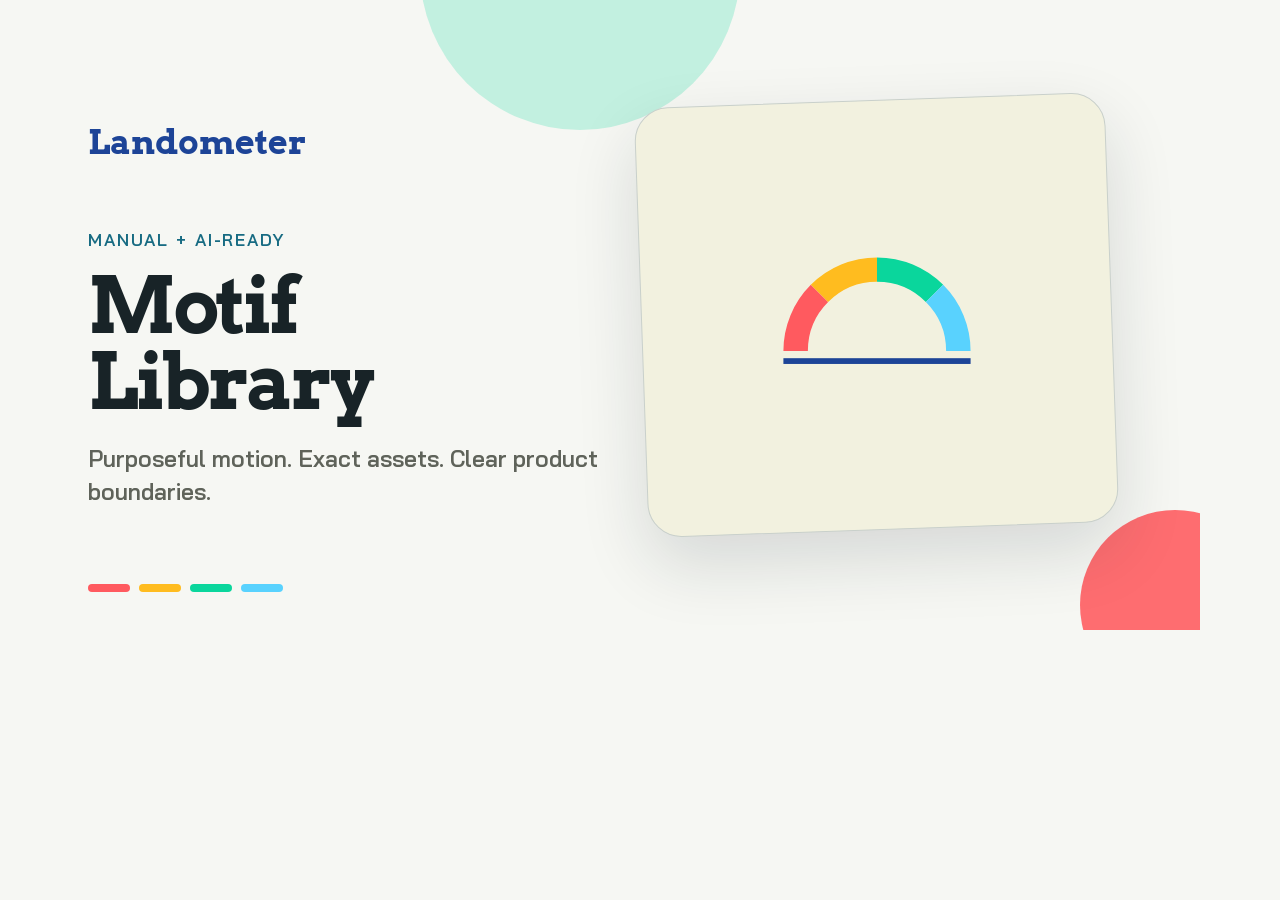
<file: scripts/social-card.html>
<!doctype html>
<html lang="en">
<head>
  <meta charset="utf-8">
  <style>
    @font-face { font-family: Arvo; src: url("../assets/fonts/arvo-latin-700-normal.woff2") format("woff2"); font-weight: 700; }
    @font-face { font-family: Bai; src: url("../assets/fonts/bai-jamjuree-latin-600-normal.woff2") format("woff2"); font-weight: 600; }
    * { box-sizing: border-box; }
    html, body { margin: 0; width: 1200px; height: 630px; overflow: hidden; }
    body { background: #F6F7F3; color: #182327; font-family: Bai, Arial, sans-serif; }
    .card { position: relative; width: 100%; height: 100%; display: grid; grid-template-columns: 1.08fr .92fr; align-items: center; padding: 72px 88px; overflow: hidden; }
    .card::before { content: ""; position: absolute; width: 320px; height: 320px; border-radius: 50%; top: -190px; left: 420px; background: #0AD69C; opacity: .22; }
    .card::after { content: ""; position: absolute; width: 190px; height: 190px; border-radius: 50%; right: -70px; bottom: -70px; background: #FF5A5F; opacity: .88; }
    .copy { position: relative; z-index: 2; }
    .brand { margin-bottom: 66px; font-family: Arvo, Georgia, serif; font-size: 34px; color: #1D4497; }
    .eyebrow { margin-bottom: 18px; color: #176B82; font-size: 17px; letter-spacing: .11em; text-transform: uppercase; }
    h1 { margin: 0; font-family: Arvo, Georgia, serif; font-size: 77px; line-height: .98; letter-spacing: -.045em; }
    p { margin: 23px 0 0; max-width: 520px; color: #5F635A; font-size: 23px; line-height: 1.45; }
    .visual { position: relative; z-index: 1; height: 430px; display: grid; place-items: center; border: 1px solid #C9D0CB; border-radius: 34px; background: #F2F1DF; transform: rotate(-2deg); box-shadow: 0 28px 68px rgba(24,35,39,.14); }
    .visual img { width: 92%; transform: rotate(2deg); }
    .beats { position: absolute; left: 88px; bottom: 38px; display: flex; gap: 9px; }
    .beats i { width: 42px; height: 8px; border-radius: 9px; }
    .beats i:nth-child(1) { background: #FF5A5F; }
    .beats i:nth-child(2) { background: #FFBC1F; }
    .beats i:nth-child(3) { background: #0AD69C; }
    .beats i:nth-child(4) { background: #59D2FE; }
  </style>
</head>
<body>
  <main class="card">
    <div class="copy">
      <div class="brand">Landometer</div>
      <div class="eyebrow">Manual + AI-ready</div>
      <h1>Motif<br>Library</h1>
      <p>Purposeful motion. Exact assets. Clear product boundaries.</p>
    </div>
    <div class="visual"><img src="../assets/landometer/svg/dial-full.svg" alt=""></div>
    <div class="beats" aria-hidden="true"><i></i><i></i><i></i><i></i></div>
  </main>
</body>
</html>
</file>
<file: site.css>
@import url("assets/fonts/fonts.css");
@import url("assets/tokens/color-srgb-05.production.css");

:root {
  color-scheme: light;
  --brand-blue: var(--ldm-brand-blue);
  --brand-beige: var(--ldm-brand-beige);
  --energy-sky: var(--ldm-energy-sky);
  --energy-mint: var(--ldm-energy-mint);
  --energy-coral: var(--ldm-energy-coral);
  --energy-yellow: var(--ldm-energy-yellow);
  --motion-ease-enter: cubic-bezier(.16, 1, .3, 1);
  --motion-ease-settle: cubic-bezier(.2, .9, .25, 1.08);
  --page: var(--ldm-foundation-surface-canvas-light);
  --surface: var(--ldm-foundation-surface-card-light);
  --surface-raised: var(--ldm-foundation-surface-raised-light);
  --surface-alt: var(--ldm-foundation-surface-alt-light);
  --surface-soft: var(--ldm-foundation-surface-soft-light);
  --surface-blue: var(--ldm-foundation-surface-blue-tint-light);
  --surface-beige: var(--ldm-foundation-surface-beige-tint-light);
  --ink: var(--ldm-foundation-text-primary-light);
  --ink-2: var(--ldm-foundation-text-secondary-light);
  --meta: var(--ldm-foundation-text-metadata-light);
  --muted: var(--ldm-foundation-text-muted-light);
  --line: var(--ldm-foundation-border-default-light);
  --hairline: var(--ldm-foundation-border-hairline-light);
  --accent: var(--ldm-foundation-interaction-accent-light);
  --focus: var(--ldm-foundation-interaction-focus-ring-light);
  --pending-bg: var(--ldm-semantic-pending-light-background);
  --pending-ink: var(--ldm-semantic-pending-light-foreground);
  --warning-bg: var(--ldm-semantic-warning-light-background);
  --warning-ink: var(--ldm-semantic-warning-light-foreground);
  --info-bg: var(--ldm-semantic-info-light-background);
  --info-ink: var(--ldm-semantic-info-light-foreground);
  --success-bg: var(--ldm-semantic-success-light-background);
  --success-ink: var(--ldm-semantic-success-light-foreground);
  --danger-bg: var(--ldm-semantic-danger-light-background);
  --danger-ink: var(--ldm-semantic-danger-light-foreground);
  --shadow: 0 24px 72px rgba(24, 35, 39, .10);
  --radius-sm: 12px;
  --radius-md: 20px;
  --radius-lg: 32px;
  --wrap: min(1200px, calc(100% - 40px));
  --measure: 760px;
}

[data-theme="dark"] {
  color-scheme: dark;
  --brand-beige: var(--ldm-brand-dark-beige);
  --page: var(--ldm-foundation-surface-canvas-dark);
  --surface: var(--ldm-foundation-surface-card-dark);
  --surface-raised: var(--ldm-foundation-surface-raised-dark);
  --surface-alt: var(--ldm-foundation-surface-alt-dark);
  --surface-soft: var(--ldm-foundation-surface-soft-dark);
  --surface-blue: var(--ldm-foundation-surface-blue-tint-dark);
  --surface-beige: var(--ldm-foundation-surface-beige-tint-dark);
  --ink: var(--ldm-foundation-text-primary-dark);
  --ink-2: var(--ldm-foundation-text-secondary-dark);
  --meta: var(--ldm-foundation-text-metadata-dark);
  --muted: var(--ldm-foundation-text-muted-dark);
  --line: var(--ldm-foundation-border-default-dark);
  --hairline: var(--ldm-foundation-border-hairline-dark);
  --accent: var(--ldm-foundation-interaction-accent-dark);
  --focus: var(--ldm-foundation-interaction-focus-ring-dark);
  --pending-bg: var(--ldm-semantic-pending-dark-background);
  --pending-ink: var(--ldm-semantic-pending-dark-foreground);
  --warning-bg: var(--ldm-semantic-warning-dark-background);
  --warning-ink: var(--ldm-semantic-warning-dark-foreground);
  --info-bg: var(--ldm-semantic-info-dark-background);
  --info-ink: var(--ldm-semantic-info-dark-foreground);
  --success-bg: var(--ldm-semantic-success-dark-background);
  --success-ink: var(--ldm-semantic-success-dark-foreground);
  --danger-bg: var(--ldm-semantic-danger-dark-background);
  --danger-ink: var(--ldm-semantic-danger-dark-foreground);
  --shadow: 0 24px 72px rgba(0, 0, 0, .28);
}

*, *::before, *::after { box-sizing: border-box; }

html {
  scroll-behavior: smooth;
  scroll-padding-top: 92px;
  background: var(--page);
}

body {
  margin: 0;
  min-width: 320px;
  background: var(--page);
  color: var(--ink);
  font-family: "Bai Jamjuree", system-ui, sans-serif;
  font-size: 1rem;
  line-height: 1.65;
  text-rendering: optimizeLegibility;
}

body::before {
  content: "";
  position: fixed;
  inset: 0;
  z-index: -1;
  pointer-events: none;
  background:
    radial-gradient(circle at 14% 8%, color-mix(in srgb, var(--energy-sky) 18%, transparent), transparent 30%),
    radial-gradient(circle at 88% 32%, color-mix(in srgb, var(--energy-mint) 12%, transparent), transparent 27%);
}

html:not(.js-ready) :is(
  [data-theme-toggle],
  [data-motion-toggle],
  [data-copy-template],
  [data-preview-brand],
  [data-copy-code],
  [data-download-png],
  .library-tools
) { display: none !important; }

img, svg { max-width: 100%; }
img { display: block; }
button, input { font: inherit; }
a { color: inherit; text-underline-offset: .18em; }
a:hover { text-decoration-thickness: 2px; }
:where(p, li, dd, code, pre, .asset-id) { overflow-wrap: anywhere; }

:focus-visible {
  outline: 3px solid var(--focus);
  outline-offset: 3px;
}

.skip-link {
  position: fixed;
  z-index: 100;
  inset: 8px auto auto 8px;
  padding: 10px 16px;
  border-radius: 999px;
  background: var(--ink);
  color: var(--page);
  transform: translateY(-160%);
}

.skip-link:focus { transform: translateY(0); }

.no-js-note { padding: 12px 0; border-bottom: 1px solid var(--line); background: var(--warning-bg); color: var(--warning-ink); }
.no-js-note p { margin: 0; }

.wrap { width: var(--wrap); margin-inline: auto; }
.measure { max-width: var(--measure); }
.stack { display: grid; gap: 18px; }
.cluster { display: flex; flex-wrap: wrap; align-items: center; gap: 10px; }
.visually-hidden {
  position: absolute !important;
  width: 1px !important;
  height: 1px !important;
  padding: 0 !important;
  margin: -1px !important;
  overflow: hidden !important;
  clip: rect(0, 0, 0, 0) !important;
  white-space: nowrap !important;
  border: 0 !important;
}

.site-header {
  position: sticky;
  top: 0;
  z-index: 40;
  border-bottom: 1px solid color-mix(in srgb, var(--line) 70%, transparent);
  background: color-mix(in srgb, var(--page) 88%, transparent);
  -webkit-backdrop-filter: blur(18px);
  backdrop-filter: blur(18px);
}

.header-inner {
  min-height: 72px;
  display: flex;
  align-items: center;
  justify-content: space-between;
  gap: 18px;
}

.identity {
  display: inline-flex;
  align-items: baseline;
  gap: 12px;
  min-height: 44px;
  padding: 9px 0;
  text-decoration: none;
}

.identity strong {
  font-family: "Arvo", Georgia, serif;
  font-size: 1.25rem;
  line-height: 1.2;
}

.identity span {
  padding-left: 12px;
  border-left: 1px solid var(--line);
  color: var(--meta);
  font-size: .78rem;
  font-weight: 600;
  letter-spacing: .06em;
  text-transform: uppercase;
}

.desktop-nav { display: flex; align-items: center; gap: 4px; }
.desktop-nav a,
.icon-button,
.language-link,
.mobile-nav summary {
  min-height: 44px;
  display: inline-flex;
  align-items: center;
  justify-content: center;
  border-radius: 999px;
  text-decoration: none;
}

.desktop-nav a { padding: 8px 12px; color: var(--ink-2); font-size: .88rem; font-weight: 600; }
.desktop-nav a:hover { background: var(--surface-soft); color: var(--ink); }
.header-actions { display: flex; align-items: center; gap: 6px; }

.icon-button,
.language-link {
  min-width: 44px;
  padding: 8px 12px;
  border: 1px solid var(--line);
  background: var(--surface);
  color: var(--ink);
  cursor: pointer;
  font-weight: 600;
}
[data-motion-toggle][hidden] { display: none; }

.mobile-nav { display: none; position: relative; }
.mobile-nav summary { list-style: none; width: 44px; border: 1px solid var(--line); cursor: pointer; }
.mobile-nav summary::-webkit-details-marker { display: none; }
.mobile-nav[open] .mobile-nav-panel { display: grid; }
.mobile-nav-panel {
  display: none;
  position: absolute;
  top: calc(100% + 10px);
  right: 0;
  min-width: min(300px, calc(100vw - 32px));
  padding: 10px;
  border: 1px solid var(--line);
  border-radius: var(--radius-md);
  background: var(--surface-raised);
  box-shadow: var(--shadow);
}
.mobile-nav-panel a { min-height: 44px; padding: 9px 12px; border-radius: 10px; text-decoration: none; }
.mobile-nav-panel a:hover { background: var(--surface-soft); }

.hero {
  padding: clamp(64px, 9vw, 128px) 0 72px;
  overflow: clip;
}

.hero-grid {
  display: grid;
  grid-template-columns: minmax(0, 1.05fr) minmax(340px, .95fr);
  align-items: center;
  gap: clamp(36px, 6vw, 88px);
}

.eyebrow {
  margin: 0;
  color: var(--accent);
  font-family: "JetBrains Mono", "IBM Plex Sans Thai", monospace;
  font-size: .76rem;
  font-weight: 400;
  letter-spacing: .08em;
  text-transform: uppercase;
}

h1, h2, h3, p { margin-top: 0; }
h1, h2, h3 { text-wrap: balance; }

h1 {
  max-width: 13ch;
  margin-bottom: 24px;
  font-family: "Arvo", Georgia, serif;
  font-size: clamp(3.1rem, 7.2vw, 6.6rem);
  line-height: .98;
  letter-spacing: -.045em;
}

html[lang="th"] h1,
html[lang="th"] h2,
html[lang="th"] h3 {
  font-family: "IBM Plex Sans Thai Looped", "Bai Jamjuree", sans-serif;
  letter-spacing: -.025em;
}

html[lang="th"] h1 { max-width: 15ch; line-height: 1.18; font-size: clamp(2.6rem, 6.5vw, 5.6rem); }

.hero-lede {
  max-width: 640px;
  margin-bottom: 28px;
  color: var(--ink-2);
  font-size: clamp(1.06rem, 1.8vw, 1.28rem);
  line-height: 1.65;
}

.button {
  min-height: 48px;
  display: inline-flex;
  align-items: center;
  justify-content: center;
  gap: 8px;
  padding: 10px 18px;
  border: 1px solid var(--line);
  border-radius: 999px;
  background: var(--surface-raised);
  color: var(--ink);
  cursor: pointer;
  font-weight: 600;
  line-height: 1.25;
  text-align: center;
  text-decoration: none;
}

.button:hover { border-color: var(--accent); background: var(--surface-blue); }
.button-primary { border-color: var(--brand-blue); background: var(--brand-blue); color: white; }
.button-primary:hover { border-color: #176B82; background: #176B82; }
.button-small { min-height: 44px; padding: 8px 14px; font-size: .88rem; }
.button-ghost { background: transparent; }

.hero-visual {
  position: relative;
  min-height: 520px;
  display: grid;
  place-items: center;
}

.hero-card {
  position: relative;
  width: min(100%, 560px);
  min-height: 410px;
  display: grid;
  grid-template-rows: 1fr auto;
  padding: clamp(24px, 4vw, 42px);
  border: 1px solid var(--line);
  border-radius: var(--radius-lg);
  background: var(--surface-beige);
  box-shadow: var(--shadow);
  transform: rotate(-2deg);
}

.hero-card::before,
.hero-card::after {
  content: "";
  position: absolute;
  z-index: -1;
  border-radius: 50%;
}

.hero-card::before { width: 140px; height: 140px; top: -46px; right: -44px; background: var(--energy-mint); opacity: .82; }
.hero-card::after { width: 84px; height: 84px; bottom: -28px; left: -24px; background: var(--energy-coral); opacity: .86; }

.hero-stage {
  align-self: center;
  position: relative;
  min-height: 220px;
  display: grid;
  place-items: center;
}

.hero-stage > img,
.hero-stage > lm-motif { grid-area: 1 / 1; width: 100%; }
.hero-stage.is-enhanced > img { visibility: hidden; }

.hero-note {
  display: flex;
  align-items: flex-end;
  justify-content: space-between;
  gap: 18px;
  padding-top: 22px;
  border-top: 1px solid color-mix(in srgb, var(--ink) 18%, transparent);
  transform: rotate(2deg);
}
.hero-note strong { font-size: 1.08rem; }
.hero-note span { color: var(--meta); font-family: "JetBrains Mono", monospace; font-size: .75rem; }

.trust-strip {
  border-block: 1px solid var(--hairline);
  background: var(--surface);
}
.trust-grid { display: grid; grid-template-columns: repeat(4, 1fr); }
.trust-item { min-height: 104px; padding: 22px; border-right: 1px solid var(--hairline); }
.trust-item:last-child { border-right: 0; }
.trust-item b { display: block; margin-bottom: 4px; font-size: .96rem; }
.trust-item span { color: var(--meta); font-size: .84rem; }

.section { padding: clamp(76px, 10vw, 132px) 0; }
.section-tight { padding: 72px 0; }
.section-alt { background: var(--surface-alt); }
.section-blue { background: var(--brand-blue); color: white; }
.section-head { display: grid; grid-template-columns: minmax(0, .8fr) minmax(340px, 1.2fr); gap: 28px 64px; align-items: end; margin-bottom: 48px; }
.section-head h2 { margin-bottom: 0; }
.section-head p:last-child { margin-bottom: 0; }

h2 {
  max-width: 18ch;
  margin-bottom: 20px;
  font-family: "Arvo", Georgia, serif;
  font-size: clamp(2.2rem, 4.6vw, 4.3rem);
  line-height: 1.06;
  letter-spacing: -.035em;
}
html[lang="th"] h2 { max-width: 20ch; line-height: 1.23; font-size: clamp(2rem, 4.3vw, 3.9rem); }

h3 {
  margin-bottom: 10px;
  font-family: "Arvo", Georgia, serif;
  font-size: clamp(1.28rem, 2.1vw, 1.72rem);
  line-height: 1.28;
}
html[lang="th"] h3 { line-height: 1.35; }
.subtle { color: var(--ink-2); }
.small { color: var(--meta); font-size: .86rem; line-height: 1.55; }
.mono { font-family: "JetBrains Mono", "IBM Plex Sans Thai", monospace; }

.role-grid,
.lane-grid,
.case-grid,
.workflow-grid,
.check-grid { display: grid; gap: 18px; }
.role-grid { grid-template-columns: repeat(4, 1fr); }
.role-card,
.lane,
.case-card,
.workflow-card,
.check-card {
  border: 1px solid var(--line);
  border-radius: var(--radius-md);
  background: var(--surface);
}
.role-card { min-height: 210px; padding: 24px; text-decoration: none; }
.role-card:hover { transform: translateY(-3px); border-color: var(--accent); box-shadow: 0 12px 36px rgba(24,35,39,.08); }
.role-number { width: 34px; height: 34px; display: grid; place-items: center; margin-bottom: 34px; border-radius: 50%; background: var(--surface-blue); color: var(--accent); font-family: "JetBrains Mono", monospace; font-size: .76rem; }

.lane-grid { grid-template-columns: repeat(2, 1fr); }
.lane { position: relative; min-width: 0; overflow: hidden; padding: clamp(26px, 4vw, 44px); }
.lane::after { content: ""; position: absolute; width: 180px; height: 180px; border-radius: 50%; right: -96px; top: -96px; background: var(--lane-accent, var(--energy-sky)); opacity: .34; }
.lane-ijji { --lane-accent: var(--energy-mint); }
.lane h3 { font-size: clamp(1.7rem, 3vw, 2.7rem); }
.lane-brand-motion {
  position: relative;
  z-index: 1;
  min-height: 250px;
  margin: 24px 0 18px;
  display: grid;
  place-items: center;
  overflow: hidden;
  border: 1px solid var(--hairline);
  border-radius: 20px;
  background: color-mix(in srgb, var(--surface-soft) 72%, transparent);
}
.lane-brand-motion > img,
.lane-brand-motion > lm-motif,
.lane-brand-motion > ijji-logo-sting {
  grid-area: 1 / 1;
  display: block;
  width: 100%;
  height: auto;
}
.lane-brand-motion-landometer > img,
.lane-brand-motion-landometer > lm-motif { width: min(100%, 380px); }
.lane-brand-motion-ijji { padding: 14px; background: var(--brand-blue); }
.lane-brand-motion-ijji > img,
.lane-brand-motion-ijji > ijji-logo-sting { width: min(100%, 320px); }
[data-ijji-logo-live]:not(.is-enhanced) > ijji-logo-sting { visibility: hidden; }
.lane-list { margin: 24px 0 0; padding: 0; list-style: none; display: grid; gap: 10px; }
.lane-list li { padding-left: 22px; position: relative; }
.lane-list li::before { content: ""; position: absolute; left: 0; top: .72em; width: 8px; height: 8px; border-radius: 50%; background: var(--lane-accent, var(--energy-sky)); }

.badge-row { display: flex; flex-wrap: wrap; gap: 7px; margin-bottom: 20px; }
.badge {
  display: inline-flex;
  align-items: center;
  min-height: 30px;
  padding: 4px 10px;
  border-radius: 999px;
  background: var(--surface-soft);
  color: var(--ink-2);
  font-size: .72rem;
  font-weight: 600;
  line-height: 1.25;
}
.badge-approved { background: var(--success-bg); color: var(--success-ink); }
.badge-overlay { background: var(--info-bg); color: var(--info-ink); }
.badge-warning { background: var(--pending-bg); color: var(--pending-ink); }
.badge-rejected { background: var(--danger-bg); color: var(--danger-ink); }

.boundary-callout {
  margin-top: 22px;
  padding: 20px 24px;
  border-radius: var(--radius-sm);
  background: var(--surface-beige);
}
.boundary-callout p:last-child { margin-bottom: 0; }
.showcase-callout {
  margin: -8px 0 22px;
  padding: 16px 20px;
  border-radius: var(--radius-sm);
  background: var(--surface-blue);
  color: var(--ink-2);
}
.showcase-callout p { margin: 0; }

.decision-flow { display: grid; grid-template-columns: repeat(4, 1fr); gap: 1px; border: 1px solid var(--line); border-radius: var(--radius-md); overflow: hidden; background: var(--line); }
.decision-step { position: relative; min-height: 210px; padding: 26px; background: var(--surface); }
.decision-step::after { content: "→"; position: absolute; top: 24px; right: 18px; color: var(--muted); font-family: "JetBrains Mono", monospace; }
.decision-step:last-child::after { content: "✓"; color: var(--energy-mint); }
.decision-step b { display: block; margin-bottom: 26px; color: var(--accent); font-family: "JetBrains Mono", monospace; font-size: .76rem; letter-spacing: .06em; }
.decision-step p:last-child { margin-bottom: 0; color: var(--ink-2); }

.case-grid { grid-template-columns: repeat(2, 1fr); }
.case-card { overflow: hidden; }
.case-visual { min-height: 310px; padding: clamp(22px, 4vw, 38px); display: grid; place-items: center; background: var(--surface-soft); }
.case-copy { padding: clamp(24px, 3.5vw, 38px); }
.case-copy p:last-child { margin-bottom: 0; }
.case-card-rejected { border-color: color-mix(in srgb, var(--danger-ink) 48%, var(--line)); }
.case-card-rejected .case-visual { background: var(--danger-bg); }

.inline-motif-stage {
  position: relative;
  display: grid;
  place-items: center;
  width: 100%;
  min-width: 0;
}
.inline-motif-stage > img,
.inline-motif-stage > lm-motif,
.inline-motif-stage > .ijji-slot {
  grid-area: 1 / 1;
  display: block;
  width: 100%;
  height: auto;
}
.inline-motif-stage > .ijji-slot > svg { display: block; width: 100%; height: auto; }
.is-enhanced > img { visibility: hidden; }
[data-ijji-motif-live] .ijji-motif * { animation-play-state: paused !important; }
[data-ijji-motif-live].is-motion-running .ijji-motif * { animation-play-state: running !important; }
[data-ijji-motif-live].is-motion-final .ijji-motif * { animation: none !important; }
[data-ijji-motif-live].is-motion-final .ijji-motif :is([class^="im-d"], .im-hub) { transform: none; opacity: 1; }
[data-ijji-motif-live].is-motion-final .ijji-motif [class^="im-r"] { stroke-dashoffset: 0; opacity: 1; }
[data-ijji-motif-live].is-motion-final .ijji-motif [class^="im-o"] { transform: none; }

.mini-web {
  width: min(100%, 470px);
  display: grid;
  grid-template-columns: 1.1fr .9fr;
  gap: 18px;
  align-items: center;
  padding: 22px;
  border-radius: 16px;
  background: var(--surface-raised);
  box-shadow: 0 15px 42px rgba(24,35,39,.10);
}
.fake-line { height: 8px; margin: 8px 0; border-radius: 999px; background: var(--line); }
.fake-line.short { width: 62%; }
.mini-web img, .mini-web lm-motif { width: 100%; }

.format-triptych { width: min(100%, 500px); display: grid; grid-template-columns: 1.15fr .8fr .8fr; align-items: end; gap: 12px; }
.format-frame { position: relative; overflow: hidden; padding: 14px; border: 1px solid var(--line); border-radius: 12px; background: var(--surface-raised); box-shadow: 0 12px 30px rgba(24,35,39,.08); }
.format-frame::before { content: attr(data-label); position: absolute; top: 8px; left: 10px; color: var(--meta); font-family: "JetBrains Mono", monospace; font-size: .58rem; letter-spacing: .05em; }
.format-frame > img, .format-frame > .inline-motif-stage { margin-top: 18px; }
.format-frame.slide { aspect-ratio: 16 / 9; }
.format-frame.social { aspect-ratio: 1; }
.format-frame.video { aspect-ratio: 9 / 16; }

.working-demo { width: min(100%, 480px); padding: 24px; border: 1px solid var(--line); border-radius: 18px; background: var(--brand-blue); color: white; }
.working-row { display: grid; grid-template-columns: 84px 1fr; gap: 18px; align-items: center; }
.working-row > img, .working-row > .ijji-slot, .working-row > .inline-motif-stage { width: 84px; height: 84px; }
.working-row .inline-motif-stage > img,
.working-row .inline-motif-stage > .ijji-slot,
.working-row .inline-motif-stage svg { width: 100%; height: 100%; }
.working-demo p { margin-bottom: 6px; }
.working-demo .button { margin-top: 16px; border-color: rgba(255,255,255,.45); background: transparent; color: white; }

.bad-proof { width: min(100%, 430px); padding: 24px; border: 2px dashed var(--danger-ink); border-radius: 18px; background: var(--surface-raised); }
.bad-proof-head { display: flex; justify-content: space-between; align-items: center; gap: 20px; }
.bad-proof img, .bad-proof-head > .inline-motif-stage { width: 88px; }
.bad-proof strong { display: block; font-size: 2.7rem; line-height: 1; }
.strike-note { margin: 18px 0 0; padding-top: 16px; border-top: 1px solid var(--line); color: var(--danger-ink); font-weight: 600; }

.workflow-grid { grid-template-columns: repeat(2, 1fr); }
.workflow-card { padding: clamp(28px, 4vw, 46px); }
.workflow-card ol { margin: 24px 0; padding: 0; list-style: none; counter-reset: steps; display: grid; gap: 14px; }
.workflow-card li { counter-increment: steps; display: grid; grid-template-columns: 32px 1fr; gap: 12px; align-items: start; }
.workflow-card li::before { content: counter(steps); width: 30px; height: 30px; display: grid; place-items: center; border: 1px solid var(--line); border-radius: 50%; color: var(--accent); font-family: "JetBrains Mono", monospace; font-size: .72rem; }

.prompt-box { position: relative; margin-top: 24px; padding: 20px; border-radius: var(--radius-sm); background: var(--surface-soft); }
.prompt-box pre { max-height: 300px; margin: 0 0 18px; overflow: auto; white-space: pre-wrap; color: var(--ink-2); font-family: "JetBrains Mono", "IBM Plex Sans Thai", monospace; font-size: .78rem; line-height: 1.65; }

.library-tools { position: sticky; top: 72px; z-index: 20; margin-bottom: 30px; padding: 14px; border: 1px solid var(--line); border-radius: var(--radius-md); background: color-mix(in srgb, var(--page) 92%, transparent); -webkit-backdrop-filter: blur(16px); backdrop-filter: blur(16px); }
.filter-row { display: flex; align-items: center; justify-content: space-between; gap: 14px; }
.filter-buttons { display: flex; flex-wrap: wrap; gap: 7px; }
.filter-button { min-height: 42px; padding: 8px 14px; border: 1px solid var(--line); border-radius: 999px; background: var(--surface); color: var(--ink-2); cursor: pointer; font-weight: 600; }
.filter-button[aria-pressed="true"] { border-color: var(--brand-blue); background: var(--brand-blue); color: white; }
.search-wrap { min-width: min(320px, 100%); }
.search-wrap input { width: 100%; min-height: 44px; padding: 8px 14px; border: 1px solid var(--line); border-radius: 999px; background: var(--surface); color: var(--ink); }

.family-head { display: flex; align-items: end; justify-content: space-between; gap: 24px; margin: 50px 0 22px; }
.family-head h3 { margin: 0; font-size: clamp(1.8rem, 3vw, 2.7rem); }
.asset-grid { display: grid; grid-template-columns: repeat(3, 1fr); gap: 18px; }
.asset-card { scroll-margin-top: 156px; display: grid; grid-template-rows: auto 1fr; overflow: hidden; border: 1px solid var(--line); border-radius: var(--radius-md); background: var(--surface); }
.asset-card:target { border-color: var(--accent); box-shadow: 0 0 0 4px color-mix(in srgb, var(--accent) 18%, transparent); }
.asset-card[hidden] { display: none; }
.asset-preview { min-width: 0; min-height: 230px; display: grid; grid-template-columns: repeat(2, minmax(0, 1fr)); align-items: center; gap: 8px; padding: 24px; background: var(--ldm-foundation-surface-soft-light); color: var(--ldm-foundation-text-primary-light); }
.asset-preview.single { grid-template-columns: 1fr; }
.asset-preview.dark { background: var(--brand-blue); }
.asset-preview.logo-sting { min-height: 290px; padding: 28px; background: var(--brand-blue); }
.asset-preview.logo-sting img { width: min(100%, 420px); margin-inline: auto; }
.asset-preview.logo-sting.mark img { width: min(100%, 300px); }
.asset-preview img { width: 100%; }
.asset-preview .variant { min-width: 0; text-align: center; }
.asset-preview .variant span { display: block; margin-top: 4px; color: var(--ldm-foundation-text-metadata-light); font-family: "JetBrains Mono", monospace; font-size: .66rem; }
.asset-preview.dark .variant span { color: rgba(255,255,255,.75); }
.asset-body { min-width: 0; display: flex; flex-direction: column; padding: 24px; }
.asset-body h3 { margin-bottom: 5px; }
.asset-id { margin-bottom: 16px; overflow-wrap: anywhere; color: var(--meta); font-family: "JetBrains Mono", monospace; font-size: .72rem; }
.asset-summary { color: var(--ink-2); }
.asset-meta { min-width: 0; margin: auto 0 18px; padding: 16px 0 0; display: grid; grid-template-columns: repeat(2, minmax(0, 1fr)); gap: 10px; border-top: 1px solid var(--hairline); }
.asset-meta dt { color: var(--meta); font-size: .72rem; }
.asset-meta dd { min-width: 0; margin: 2px 0 0; overflow-wrap: anywhere; font-size: .82rem; font-weight: 600; }
.asset-actions { min-width: 0; display: grid; grid-template-columns: repeat(2, minmax(0, 1fr)); gap: 8px; }
.asset-actions .button { width: 100%; }
.asset-more { margin-top: 12px; }
.asset-more summary { min-height: 44px; display: flex; align-items: center; color: var(--accent); cursor: pointer; font-weight: 600; }
.asset-more .detail-box { padding: 16px; border-radius: 12px; background: var(--surface-soft); }
.asset-more .detail-box p:last-child { margin-bottom: 0; }

.check-grid { grid-template-columns: repeat(3, 1fr); }
.check-card { padding: 26px; }
.check-card ul { margin: 18px 0 0; padding-left: 20px; }
.check-card li + li { margin-top: 8px; }

.source-panel { border: 1px solid rgba(255,255,255,.24); border-radius: var(--radius-lg); background: rgba(17,25,29,.16); overflow: hidden; }
.source-row { display: grid; grid-template-columns: 1fr 1.2fr 1.4fr; gap: 18px; padding: 22px 26px; border-bottom: 1px solid rgba(255,255,255,.18); }
.source-row:last-child { border-bottom: 0; }
.source-row span { color: rgba(255,255,255,.78); }
.section-blue a { color: white; }

.site-footer { padding: 36px 0; border-top: 1px solid var(--hairline); }
.footer-inner { display: flex; justify-content: space-between; align-items: center; gap: 24px; }
.footer-inner p { margin: 0; color: var(--meta); font-size: .86rem; }

dialog {
  width: min(720px, calc(100% - 32px));
  max-height: min(820px, calc(100% - 32px));
  padding: 0;
  border: 1px solid var(--line);
  border-radius: var(--radius-lg);
  background: var(--surface-raised);
  color: var(--ink);
  box-shadow: var(--shadow);
  overflow: auto;
}
dialog::backdrop { background: rgba(11,20,25,.72); -webkit-backdrop-filter: blur(5px); backdrop-filter: blur(5px); }
.dialog-head { display: flex; justify-content: space-between; align-items: center; gap: 16px; padding: 20px 24px; border-bottom: 1px solid var(--hairline); }
.dialog-head h2 { margin: 0; font-size: 1.4rem; }
.dialog-close { width: 44px; height: 44px; border: 1px solid var(--line); border-radius: 50%; background: var(--surface); color: var(--ink); cursor: pointer; }
.dialog-body { padding: clamp(24px, 5vw, 48px); }
.dialog-stage { min-height: 330px; display: grid; place-items: center; padding: 28px; border-radius: var(--radius-md); background: var(--surface-soft); }
.dialog-stage.is-dark { background: var(--brand-blue); }
.dialog-stage lm-motif { width: min(100%, 520px); }
.dialog-motif-pair { width: 100%; display: grid; grid-template-columns: repeat(2, minmax(0, 1fr)); align-items: center; gap: 22px; }
.dialog-motif-variant { min-width: 0; margin: 0; padding: 18px; border: 1px solid var(--hairline); border-radius: var(--radius-sm); background: var(--surface-raised); }
.dialog-motif-variant lm-motif { width: 100%; }
.dialog-motif-variant figcaption { margin-top: 10px; color: var(--meta); font-family: "JetBrains Mono", "IBM Plex Sans Thai", monospace; font-size: .72rem; text-align: center; text-transform: lowercase; }
.dialog-stage .ijji-slot { width: min(100%, 280px); }
.dialog-stage.is-logo-sting { min-height: 420px; padding: 24px; background: var(--brand-blue); }
.dialog-stage.is-logo-sting > img,
.dialog-stage.is-logo-sting ijji-logo-sting { display: block; width: min(100%, 560px); }
dialog.is-logo-sting { width: min(820px, calc(100% - 16px)); }
.dialog-status { min-height: 28px; margin: 16px 0 0; color: var(--ink-2); }
.dialog-timer { font-variant-numeric: tabular-nums; }
.dialog-body .button:disabled { cursor: default; opacity: .55; }

.toast { position: fixed; z-index: 90; right: 18px; bottom: 18px; max-width: min(360px, calc(100vw - 36px)); padding: 12px 16px; border-radius: 999px; background: var(--ink); color: var(--page); box-shadow: var(--shadow); transform: translateY(140%); transition: transform 240ms var(--motion-ease-enter); }
.toast[data-show="true"] { transform: translateY(0); }

@media (max-width: 1080px) {
  .desktop-nav { display: none; }
  .mobile-nav { display: block; }
  .role-grid { grid-template-columns: repeat(2, 1fr); }
  .asset-grid { grid-template-columns: repeat(2, 1fr); }
  .check-grid { grid-template-columns: 1fr 1fr; }
}

@media (max-width: 820px) {
  :root { --wrap: min(100% - 32px, 720px); }
  .hero-grid,
  .section-head,
  .lane-grid,
  .case-grid,
  .workflow-grid { grid-template-columns: 1fr; }
  .hero { padding-top: 54px; }
  .hero-visual { min-height: 420px; }
  .hero-card { min-height: 350px; }
  .trust-grid { grid-template-columns: repeat(2, 1fr); }
  .trust-item:nth-child(2) { border-right: 0; }
  .trust-item:nth-child(-n+2) { border-bottom: 1px solid var(--hairline); }
  .decision-flow { grid-template-columns: 1fr 1fr; }
  .filter-row { align-items: stretch; flex-direction: column; }
  .search-wrap { min-width: 0; }
  .library-tools { top: 72px; }
  .source-row { grid-template-columns: 1fr; gap: 5px; }
}

@media (max-width: 560px) {
  :root { --wrap: calc(100% - 28px); }
  .header-inner { flex-wrap: wrap; row-gap: 0; padding-block: 8px; }
  .header-inner > * { min-width: 0; }
  .identity span { display: none; }
  .language-link { padding-inline: 10px; }
  .hero-visual { min-height: 350px; }
  .hero-card { min-height: 310px; padding: 22px; }
  .hero-stage { min-height: 170px; }
  .hero-note { align-items: flex-start; flex-direction: column; gap: 3px; }
  .dialog-motif-pair { grid-template-columns: 1fr; }
  .dialog-motif-variant { padding: 12px; }
  .role-grid,
  .asset-grid,
  .check-grid,
  .decision-flow { grid-template-columns: 1fr; }
  .trust-grid { grid-template-columns: 1fr; }
  .trust-item { border-right: 0; border-bottom: 1px solid var(--hairline); }
  .trust-item:last-child { border-bottom: 0; }
  .lane-ijji { overflow: visible; }
  .lane-ijji::after { display: none; }
  .lane-brand-motion-ijji {
    left: 50%;
    width: min(320px, 100vw);
    padding: 0;
    border: 0;
    transform: translateX(-50%);
  }
  .decision-step { min-height: 170px; }
  .mini-web { grid-template-columns: 1fr; }
  .format-triptych { grid-template-columns: 1fr; align-items: center; }
  .format-frame { width: min(100%, 260px); padding: 10px; justify-self: center; }
  .format-frame.video { width: min(62%, 160px); }
  .working-row { grid-template-columns: 70px 1fr; }
  .working-row > img, .working-row > .ijji-slot, .working-row > .inline-motif-stage { width: 70px; height: 70px; }
  .bad-proof-head { align-items: flex-start; flex-direction: column; }
  .bad-proof-head > * { min-width: 0; }
  .bad-proof img { width: min(88px, 100%); }
  .family-head { align-items: flex-start; flex-direction: column; }
  dialog.is-logo-sting { width: calc(100% - 4px); max-height: calc(100% - 8px); }
  dialog.is-logo-sting .dialog-head { padding: 14px 16px; }
  dialog.is-logo-sting .dialog-head h2 { font-size: 1.1rem; }
  dialog.is-logo-sting .dialog-body { padding: 8px; }
  .dialog-stage.is-logo-sting { min-height: 0; padding: 4px; border-radius: 12px; }
  .workflow-card,
  .workflow-card li,
  .workflow-card li > span { min-width: 0; }
  .library-tools { position: static; }
  .asset-actions { grid-template-columns: 1fr; }
  .footer-inner { align-items: flex-start; flex-direction: column; }
}

@media (max-width: 340px) {
  dialog.is-logo-sting { width: 100%; max-width: none; border-inline: 0; border-radius: 0; }
  dialog.is-logo-sting .dialog-body { padding-inline: 0; }
  .dialog-stage.is-logo-sting { padding-inline: 0; border-radius: 0; }
  dialog.is-logo-sting .dialog-status,
  dialog.is-logo-sting .dialog-body > .cluster { margin-inline: 10px; }
}

@media (prefers-reduced-motion: reduce) {
  html { scroll-behavior: auto; }
  *, *::before, *::after { animation-duration: .01ms !important; animation-iteration-count: 1 !important; transition-duration: .01ms !important; }
  .role-card:hover { transform: none; }
}

@media print {
  :root { --page: #fff; --surface: #fff; --ink: #182327; --ink-2: #293337; --meta: #5C6A61; --line: #C9D0CB; --hairline: #DCE1DD; }
  body::before, .site-header, .button, .library-tools, dialog, .toast { display: none !important; }
  .section, .section-tight { padding: 36px 0; }
  .section-blue { background: #fff; color: #182327; }
  .section-blue a { color: #182327; }
  .source-panel { border-color: #C9D0CB; background: #fff; }
  .source-row { border-color: #DCE1DD; }
  .source-row span { color: #5C6A61; }
  .asset-card, .case-card, .lane, .workflow-card { break-inside: avoid; }
  .asset-grid, .case-grid, .lane-grid, .workflow-grid { grid-template-columns: repeat(2, 1fr); }
  [data-lm-live].is-enhanced > img,
  [data-ijji-logo-live].is-enhanced > img,
  [data-ijji-motif-live].is-enhanced > img { visibility: visible !important; }
  [data-lm-live] > lm-motif,
  [data-ijji-logo-live] > ijji-logo-sting,
  [data-ijji-motif-live] > .ijji-slot { display: none !important; }
}
</file>
<file: assets/landometer/landometer-motifs.css>
/* Landometer motion motifs — v3 · 6 September 2026
   Pair with landometer-motifs.js. Colours resolve from the site's lds-tokens.css
   (color-srgb-05); the fallbacks are the same atomic values. Do not edit values.
   v3: the logo assembles with squash & stretch and pop-overshoot, and ends on the three sky layers (wedge, band, outer
   ring) stepping forward together, each its own distance and beat. Quiet: the three sky pieces fill with the ink at graded
   opacity before that finale, and two hidden closed frames swap in for the resting lines while they move, so every moving
   piece is a closed outline.
   5 September 2026). The pop curve also softens slice, rings, layers-quiet and cultivate; each of those five carries one
   character beat of its own meaning — needle sweep + click, wriggle free, land then ripple, sheets landing, seedling sway. */

lm-motif { display: block; color: var(--brand-blue, #1D4497); }
/* the mark’s priority wedge is not a solid token; it is derived from two tokens, never a sampled hex */
lm-motif { --lm-wedge: color-mix(in lch, var(--energy-sky, #59D2FE) 48%, var(--brand-blue, #1D4497));
  /* character curve of the set — not a DS token: overshoots about 10% past the target, then settles */
  --lm-ease-pop: cubic-bezier(.34,1.56,.64,1); }
lm-motif svg { display: block; width: 100%; height: auto; aspect-ratio: 2 / 1; }
/* quiet variants are a single ink — sky by default (the logo's priority slice), never faded Brand Blue */
lm-motif[quiet] { color: var(--energy-sky, #59D2FE); }
lm-motif[ink="sky"] { color: var(--energy-sky, #59D2FE); }
lm-motif[ink="mint"] { color: var(--energy-mint, #0AD69C); }
lm-motif[ink="yellow"] { color: var(--energy-yellow, #FFBC1F); }
lm-motif[ink="blue"] { color: var(--brand-blue, #1D4497); }
[data-theme="dark"] lm-motif:not([quiet]):not([ink]), lm-motif[ink="beige"] { color: var(--brand-beige, #D8CFB2); }

/* keyframes (motion-riddim-approach-02 durations and curves; fall/squash curves are fixed inside the keyframes) */
@keyframes lm-draw90 { from { stroke-dashoffset: 90; } to { stroke-dashoffset: 0; } }
@keyframes lm-drawv { from { stroke-dashoffset: var(--lm-dash, 90); } to { stroke-dashoffset: 0; } }
@keyframes lm-fade { from { opacity: 0; } to { opacity: 1; } }
@keyframes lm-grow-x { from { transform: scaleX(0); } to { transform: scaleX(1); } }
@keyframes lm-grow-y { from { transform: scaleY(0); } to { transform: scaleY(1); } }
@keyframes lm-unfold { from { transform: translateX(var(--lm-dx, -40px)); opacity: 0; } to { transform: none; opacity: 1; } }
@keyframes lm-radiate { from { transform: scale(.82); opacity: 0; } to { transform: none; opacity: 1; } }
@keyframes lm-approach { from { transform: scale(.985); opacity: 0; } to { transform: none; opacity: 1; } }
@keyframes lm-step-wiggle { 0% { transform: translate(0, 0) rotate(0deg); } 60% { transform: translate(14px, -14px) rotate(-5deg); } 80% { transform: translate(12px, -12px) rotate(2deg); } 100% { transform: translate(12px, -12px) rotate(0deg); } }
@keyframes lm-sweep { from { transform: rotate(-12deg); } to { transform: none; } }
@keyframes lm-pulse { 0% { transform: none; } 45% { transform: scale(1.06); } 100% { transform: none; } }
@keyframes lm-land { from { transform: translateY(-30px); opacity: 0; } to { transform: none; opacity: 1; } }
@keyframes lm-sway { 0% { transform: none; } 30% { transform: rotate(3deg); } 65% { transform: rotate(-2deg); } 100% { transform: none; } }
@keyframes lm-settle-down { from { transform: translateY(-24px); opacity: 0; } to { transform: none; opacity: 1; } }
/* squash & stretch — a seed falls, lands, bounces once */
@keyframes lm-drop {
  0% { transform: translateY(-56px); opacity: 0; animation-timing-function: cubic-bezier(.45,0,.85,.5); }
  12% { opacity: 1; }
  52% { transform: translateY(0); animation-timing-function: cubic-bezier(.2,.7,.4,1); }
  72% { transform: translateY(-10px); animation-timing-function: cubic-bezier(.5,0,.8,.6); }
  100% { transform: none; } }
/* the pin falls in from above the frame, lands on its tip, squashes, springs back */
@keyframes lm-pin-fall {
  0% { transform: translateY(-210px); opacity: 0; animation-timing-function: cubic-bezier(.45,0,.85,.5); }
  10% { opacity: 1; }
  55% { transform: translateY(0) scale(1, 1); animation-timing-function: cubic-bezier(.2,.7,.4,1); }
  68% { transform: scale(1.13, .86); animation-timing-function: cubic-bezier(.4,0,.6,1); }
  84% { transform: scale(.97, 1.05); animation-timing-function: cubic-bezier(.4,0,.6,1); }
  100% { transform: none; } }
@keyframes lm-squash { 0% { transform: none; } 40% { transform: scale(1.08, .9); } 72% { transform: scale(.97, 1.04); } 100% { transform: none; } }
/* a colour piece is laid down like a translucent sheet: slides in radially, fades up, settles with a small overshoot */
@keyframes lm-lay { 0% { transform: translate(var(--lm-dx, 0px), var(--lm-dy, -22px)) scale(1.1); opacity: 0; } 100% { transform: none; opacity: 1; } }
/* finale: each sky layer steps forward along the 22.5° bisector by its own distance (--lm-fx/--lm-fy); only the wedge
   swells (--lm-fs) and wiggles (--lm-fr); all settle back. Nothing else changes — no dimming of the other parts. */
@keyframes lm-focus-out {
  0% { transform: none; }
  38% { transform: translate(var(--lm-fx, 33.26px), var(--lm-fy, -13.78px)) scale(var(--lm-fs, 1)) rotate(var(--lm-fr, 0deg)); }
  58% { transform: translate(var(--lm-fx, 33.26px), var(--lm-fy, -13.78px)) scale(var(--lm-fs, 1)) rotate(calc(-1 * var(--lm-fr, 0deg))); }
  76% { transform: translate(var(--lm-fx, 33.26px), var(--lm-fy, -13.78px)) scale(var(--lm-fs, 1)) rotate(0deg); }
  100% { transform: none; } }
/* quiet finale swap: hidden closed frames appear (lm-show) as the resting lines they replace vanish (lm-hide) */
@keyframes lm-show { 0% { opacity: 0; } 3% { opacity: 1; } 97% { opacity: 1; } 100% { opacity: 0; } }
@keyframes lm-hide { 0% { opacity: 1; } 3% { opacity: 0; } 97% { opacity: 0; } 100% { opacity: 1; } }
/* quiet: a piece fills with the ink up to its resting opacity (--lm-fo) — the full mark’s hierarchy in one ink */
@keyframes lm-fill-in { from { fill-opacity: 0; } to { fill-opacity: var(--lm-fo, 1); } }
@keyframes lm-wedge-pop {
  0% { transform: scale(0) rotate(-24deg); opacity: 0; }
  55% { transform: scale(1.16) rotate(5deg); opacity: 1; }
  78% { transform: scale(.96) rotate(-2deg); }
  100% { transform: none; } }

/* final states live in the markup; animations only run while the host carries data-play */
.lm-step { transform: translate(12px, -12px); transform-box: view-box; transform-origin: 300px 150px; }
.lm-disc { transform-box: view-box; transform-origin: 300px 150px; }
.lm-sweep, .lm-pulse { transform-box: view-box; transform-origin: 300px 200px; }
.lm-sway { transform-box: view-box; }
.lm-growx { transform-box: fill-box; transform-origin: left center; }
.lm-growx-c { transform-box: fill-box; transform-origin: center; }
.lm-growy { transform-box: fill-box; transform-origin: center bottom; }
.lm-radial { transform-box: view-box; transform-origin: 80px 260px; }
.lm-pin, .lm-pin-q { transform-box: view-box; transform-origin: 300px 286px; }
.lm-pop, .lm-wedge, .lm-focus { transform-box: view-box; transform-origin: 300px 143px; }

lm-motif[data-play] .lm-draw     { animation: lm-draw90 360ms var(--motion-ease-enter, cubic-bezier(.16,1,.3,1)) var(--lm-delay, 0ms) both; }
lm-motif[data-play] .lm-drawv    { animation: lm-drawv var(--lm-dur, 360ms) var(--motion-ease-enter, cubic-bezier(.16,1,.3,1)) var(--lm-delay, 0ms) both; }
lm-motif[data-play] .lm-fade     { animation: lm-fade 760ms var(--motion-ease-enter, cubic-bezier(.16,1,.3,1)) var(--lm-delay, 0ms) both; }
lm-motif[data-play] .lm-growx    { animation: lm-grow-x var(--lm-dur, 360ms) var(--lm-ease, cubic-bezier(.16,1,.3,1)) var(--lm-delay, 0ms) both; }
lm-motif[data-play] .lm-growx-c  { animation: lm-grow-x 360ms var(--motion-ease-settle, cubic-bezier(.2,.9,.25,1.08)) var(--lm-delay, 0ms) both; }
lm-motif[data-play] .lm-growy    { animation: lm-grow-y 420ms var(--lm-ease-pop) var(--lm-delay, 0ms) both; }
lm-motif[data-play] .lm-unfold   { animation: lm-unfold 720ms var(--lm-ease-pop) var(--lm-delay, 0ms) both; }
lm-motif[data-play] .lm-radiate  { animation: lm-radiate 760ms var(--lm-ease-pop) var(--lm-delay, 0ms) both; }
lm-motif[data-play] .lm-approach { animation: lm-approach 920ms var(--motion-ease-settle, cubic-bezier(.2,.9,.25,1.08)) var(--lm-delay, 0ms) both; }
lm-motif[data-play] .lm-step     { animation: lm-fade 760ms var(--motion-ease-enter, cubic-bezier(.16,1,.3,1)) both, lm-step-wiggle 620ms var(--motion-ease-settle, cubic-bezier(.2,.9,.25,1.08)) 600ms both; }
lm-motif[data-play] .lm-draw.lm-sweep { animation: lm-draw90 360ms var(--motion-ease-enter, cubic-bezier(.16,1,.3,1)) var(--lm-delay, 0ms) both, lm-sweep 520ms var(--lm-ease-pop) var(--lm-delay, 0ms) both; }
lm-motif[data-play] .lm-pulse    { animation: lm-pulse 420ms var(--motion-ease-settle, cubic-bezier(.2,.9,.25,1.08)) var(--lm-delay, 0ms) both; }
lm-motif[data-play] .lm-land     { animation: lm-land 560ms var(--lm-ease-pop) var(--lm-delay, 0ms) both; }
lm-motif[data-play] .lm-sway     { animation: lm-sway 760ms var(--motion-ease-settle, cubic-bezier(.2,.9,.25,1.08)) var(--lm-delay, 0ms) both; }
lm-motif[data-play] .lm-drop     { animation: lm-drop 920ms linear var(--lm-delay, 120ms) both; }
lm-motif[data-play] .lm-settle   { animation: lm-settle-down 760ms var(--motion-ease-enter, cubic-bezier(.16,1,.3,1)) 700ms both; }
/* logo assembly */
lm-motif[data-play] .lm-pin      { animation: lm-pin-fall 700ms linear 0ms both; }
lm-motif[data-play] .lm-pin-q    { animation: lm-drawv 600ms var(--motion-ease-enter, cubic-bezier(.16,1,.3,1)) 0ms both, lm-squash 440ms var(--motion-ease-settle, cubic-bezier(.2,.9,.25,1.08)) 560ms both; }
lm-motif[data-play] .lm-pop      { animation: lm-lay 520ms var(--lm-ease-pop) var(--lm-delay, 0ms) both; }
lm-motif[data-play] .lm-wedge    { animation: lm-wedge-pop 600ms var(--motion-ease-settle, cubic-bezier(.2,.9,.25,1.08)) var(--lm-delay, 0ms) both; }
lm-motif[data-play] .lm-focus    { animation: lm-focus-out 900ms var(--motion-ease-settle, cubic-bezier(.2,.9,.25,1.08)) var(--lm-delay, 0ms) both; }
lm-motif[data-play] .lm-show     { animation: lm-show var(--lm-swap-dur, 1020ms) linear var(--lm-swap-delay, 0ms) both; }
lm-motif[data-play] .lm-fill     { animation: lm-fill-in 360ms var(--motion-ease-state, cubic-bezier(.2,0,0,1)) var(--lm-fill-delay, 0ms) both; }
lm-motif[data-play] .lm-wedge.lm-fill { animation: lm-wedge-pop 600ms var(--motion-ease-settle, cubic-bezier(.2,.9,.25,1.08)) var(--lm-delay, 0ms) both, lm-fill-in 360ms var(--motion-ease-state, cubic-bezier(.2,0,0,1)) var(--lm-fill-delay, 0ms) both; }
lm-motif[data-play] .lm-drawv.lm-hide { animation: lm-drawv var(--lm-dur, 360ms) var(--motion-ease-enter, cubic-bezier(.16,1,.3,1)) var(--lm-delay, 0ms) both, lm-hide var(--lm-swap-dur, 1020ms) linear var(--lm-swap-delay, 0ms) both; }

/* one kill switch — reduced motion lands the final state immediately */
@media (prefers-reduced-motion: reduce) {
  lm-motif * { animation: none !important; transition: none !important; }
}
</file>
<file: assets/ijji/ijji-motion.css>
/* ijji motif motion — selected set, round 3 (rings-c draws inner → outer: the shop first, then the neighbourhood, then the wider read).
   Pair with the inline markup in ijji-motifs.js. Geometry is identical across surfaces,
   so one rule set covers every file. Loop speed: --ijji-speed (1 = authored, 1.5 = slower). */
.ijji-motif{display:block}
.ijji-motif [class^="im-d"]{transform-box:fill-box;transform-origin:center}
.ijji-motif [class^="im-r"],.ijji-motif [class^="im-o"]{transform-box:view-box;transform-origin:100px 100px}
@keyframes igb-c0{0%,7.955%{transform:translate(0,5px) scale(1);animation-timing-function:cubic-bezier(.215,.61,.355,1)}30.682%,70.455%{transform:none;animation-timing-function:cubic-bezier(.65,0,.35,1)}84.091%,100%{transform:translate(0,5px) scale(1)}}
.ijji-graph-b .im-d0{animation:igb-c0 calc(4.4s * var(--ijji-speed,1)) infinite}
@keyframes igb-c1{0%,11.136%{transform:translate(0,24px) scale(0.632);animation-timing-function:cubic-bezier(.215,.61,.355,1)}33.864%,72.045%{transform:none;animation-timing-function:cubic-bezier(.65,0,.35,1)}85.682%,100%{transform:translate(0,24px) scale(0.632)}}
.ijji-graph-b .im-d1{animation:igb-c1 calc(4.4s * var(--ijji-speed,1)) infinite}
@keyframes igb-c2{0%,14.318%{transform:translate(0,59px) scale(0.462);animation-timing-function:cubic-bezier(.215,.61,.355,1)}37.045%,73.636%{transform:none;animation-timing-function:cubic-bezier(.65,0,.35,1)}87.273%,100%{transform:translate(0,59px) scale(0.462)}}
.ijji-graph-b .im-d2{animation:igb-c2 calc(4.4s * var(--ijji-speed,1)) infinite}
@keyframes igb-c3{0%,17.5%{transform:translate(0,121px) scale(0.316);animation-timing-function:cubic-bezier(.215,.61,.355,1)}40.227%,75.227%{transform:none;animation-timing-function:cubic-bezier(.65,0,.35,1)}88.864%,100%{transform:translate(0,121px) scale(0.316)}}
.ijji-graph-b .im-d3{animation:igb-c3 calc(4.4s * var(--ijji-speed,1)) infinite}
@keyframes irc-d0{0%,6%{stroke-dashoffset:1;opacity:1;animation-timing-function:cubic-bezier(.65,0,.35,1)}17%{stroke-dashoffset:0}84%{opacity:1}94%,100%{opacity:0}}
.ijji-rings-c .im-r0{transform:rotate(-90deg);stroke-dashoffset:0;animation:irc-d0 calc(5s * var(--ijji-speed,1)) infinite}
@keyframes irc-d1{0%,21%{stroke-dashoffset:1;opacity:1;animation-timing-function:cubic-bezier(.65,0,.35,1)}34%{stroke-dashoffset:0}84%{opacity:1}94%,100%{opacity:0}}
.ijji-rings-c .im-r1{transform:rotate(-90deg);stroke-dashoffset:0;animation:irc-d1 calc(5s * var(--ijji-speed,1)) infinite}
@keyframes irc-d2{0%,38%{stroke-dashoffset:1;opacity:1;animation-timing-function:cubic-bezier(.65,0,.35,1)}55%{stroke-dashoffset:0}84%{opacity:1}94%,100%{opacity:0}}
.ijji-rings-c .im-r2{transform:rotate(-90deg);stroke-dashoffset:0;animation:irc-d2 calc(5s * var(--ijji-speed,1)) infinite}
@keyframes irc-hub{0%,1%{transform:scale(0);animation-timing-function:cubic-bezier(.34,1.56,.64,1)}8%{transform:scale(1)}84%{opacity:1}94%,100%{opacity:0}}
.ijji-rings-c .im-hub{transform-box:fill-box;transform-origin:center;animation:irc-hub calc(5s * var(--ijji-speed,1)) infinite}
@keyframes iro-march{0%,8.75%{transform:rotate(0);animation-timing-function:cubic-bezier(.215,.61,.355,1)}20%,33.75%{transform:rotate(90deg);animation-timing-function:cubic-bezier(.215,.61,.355,1)}52.5%,100%{transform:rotate(360deg)}}
.ijji-rotate-b .im-o1{animation:iro-march calc(4s * var(--ijji-speed,1)) infinite}
@media (prefers-reduced-motion:reduce){.ijji-motif *{animation:none!important}.ijji-motif [class^="im-d"],.ijji-motif .im-hub{transform:none;opacity:1}.ijji-motif [class^="im-r"]{stroke-dashoffset:0;opacity:1}.ijji-motif [class^="im-o"]{transform:none}}
</file>
<file: studio.css>
/* Studio 1.3.0 — source assets and palette remain unchanged. */
body::before { display:none; }
.nav-symbol {flex:0 0 auto;object-fit:contain;align-self:center}
.identity {align-items:center;gap:8px}
.identity span {font-size:.65rem;letter-spacing:.04em}
.hero {padding:clamp(48px,6vw,84px) 0 48px}
.hero-grid {grid-template-columns:1.15fr .85fr;gap:40px}
h1 {max-width:16ch;font-size:clamp(3rem,5.7vw,5.6rem);line-height:1.08;letter-spacing:-.04em}
html[lang=th] h1 {font-size:clamp(2.65rem,5.4vw,4.8rem);line-height:1.32;max-width:17ch}
h1 em {font-style:normal;color:var(--accent)}
.hero-lede {max-width:38em;font-size:1.16rem}
.hero-visual {min-height:380px}
.hero-card {min-height:360px;transform:none!important;border-radius:24px;box-shadow:none}
.hero-note {font-size:.9rem}
.trust-strip {background:var(--surface);border-block:1px solid var(--line)}
.trust-item b {font-size:1rem}.trust-item span{font-size:.82rem}
.section {padding-block:72px}.section-head {margin-bottom:28px}
.section h2 {font-size:clamp(1.9rem,3.1vw,3rem);line-height:1.3}
html[lang=th] h2,html[lang=th] h3 {line-height:1.4}
.playground {background:var(--surface-beige)}
.playground-grid {display:grid;grid-template-columns:minmax(250px,.72fr) minmax(0,1.28fr);gap:28px;align-items:start}
.job-picker {display:grid;gap:10px}
.job-choice {display:grid;grid-template-columns:28px 1fr 20px;gap:12px;align-items:center;text-align:left;min-height:70px;padding:16px;border:1px solid var(--line);border-radius:14px;background:var(--surface);color:var(--ink);cursor:pointer;font-weight:600}
.job-choice>span:first-child {font:12px 'JetBrains Mono',monospace;color:var(--meta)}
.job-choice[aria-pressed=true] {background:var(--surface-blue);font-weight:700}
.job-choice:hover {border-color:var(--accent)}
.idea-panel {padding:26px;background:var(--surface);border:1px solid var(--line);border-radius:20px;min-width:0}
.idea-topline {display:flex;flex-wrap:wrap;gap:8px;justify-content:space-between;align-items:center;font-size:.75rem;color:var(--meta)}
.idea-scene {display:grid;grid-template-columns:1fr .8fr;gap:18px;align-items:center;background:#FCFCFA;color:#182327;border:1px solid #DCE1DD;border-radius:14px;min-height:280px;margin:20px 0 14px;padding:28px 22px}
.idea-scene .eyebrow {font-size:.63rem;color:#1D4497}.idea-scene h3{font-size:1.6rem;line-height:1.35;margin:8px 0 12px}.idea-scene p{font-size:.9rem;line-height:1.6}.idea-scene img{width:100%;height:180px;object-fit:contain;transition:opacity .2s ease}.idea-scene.is-plain img{opacity:0}.scene-next{display:inline-block;border-bottom:1px solid #1D4497;color:#1D4497;font-weight:600;font-size:.87rem}
.idea-controls {display:flex;flex-wrap:wrap;gap:6px;margin-bottom:22px}
.idea-controls button {border:1px solid var(--line);border-radius:8px;background:var(--surface);color:var(--ink-2);font-size:.82rem;padding:10px 12px;min-height:44px;cursor:pointer}
.idea-controls button[aria-pressed=true]{background:var(--surface-soft);color:var(--ink);border-color:var(--accent)}
.idea-result strong{font-size:1.05rem}.idea-result p{color:var(--ink-2);font-size:.95rem;margin:8px 0 18px;min-height:3.1em}
.playground-footnote{color:var(--meta);font-size:.86rem;margin:24px 0 0;max-width:75ch}
.citychat-intro{display:grid;grid-template-columns:220px 1fr;gap:32px;padding:28px;border:1px solid var(--line);border-radius:20px;margin-top:24px;background:var(--surface)}
.citychat-intro>img{background:#FCFCFA;border-radius:12px;width:100%;height:170px;object-fit:contain}.citychat-intro h3{font-size:1.45rem;margin:8px 0}.citychat-intro p{margin-bottom:8px}
.asset-card:target{outline:3px solid var(--accent);outline-offset:5px}.asset-id{font-size:.69rem}.asset-meta{font-size:.82rem}
.library-tools{position:sticky;top:74px;z-index:4;background:var(--page);padding:12px;border-radius:14px;border:1px solid var(--line)}
.download-grid{display:grid;grid-template-columns:1.1fr 1fr;gap:24px}.download-feature{background:var(--surface);border:1px solid var(--line);border-radius:20px;padding:32px}.download-feature h3{font-size:1.8rem;margin:18px 0 12px}.download-list{display:grid;gap:12px}.download-list a{display:flex;flex-wrap:wrap;align-items:center;gap:12px;justify-content:space-between;text-decoration:none;border:1px solid var(--line);border-radius:14px;padding:22px;background:var(--surface)}.download-list a:hover{border-color:var(--accent)}.download-list a span{font-size:.8rem;color:var(--meta)}.source-details{margin-top:20px;padding:18px;border:1px solid var(--line);border-radius:12px}.source-details summary{cursor:pointer;font-weight:600}.source-details p{margin:14px 0}
.handoff-check {padding:28px;margin-top:28px;border:1px solid var(--line);border-radius:20px;background:var(--surface)}.check-options{display:grid;gap:12px}.check-options label{display:flex;gap:10px;align-items:center;min-height:44px;cursor:pointer}.check-options input{width:20px;height:20px;accent-color:var(--accent)}[data-check-progress]{font-weight:600;margin:16px 0}.handoff-check details{margin-top:16px}.handoff-check pre{white-space:pre-wrap}
html:not(.js-ready) :is(.job-picker,.idea-controls,[data-idea-preview],.handoff-check){display:none}
@media(min-width:901px){.role-grid{gap:12px}.role-card{padding:20px}.role-number{font-size:.8rem}.role-card h3{font-size:1.25rem}.role-card p{font-size:.86rem}.lane .badge-row{gap:5px}.lane .badge{font-size:.65rem}}
@media(max-width:1120px){.desktop-nav{display:none}.mobile-nav{display:block}.identity span{display:inline}.hero-grid{gap:28px}}
@media(max-width:800px){.hero-grid,.playground-grid{grid-template-columns:1fr}.hero-visual{min-height:260px}.hero-card{min-height:260px;max-width:580px}.hero-stage{min-height:190px!important}.hero-stage img,.hero-stage lm-motif{max-height:210px}.job-picker{grid-template-columns:1fr 1fr}.job-choice{padding:12px;font-size:.88rem;gap:7px;grid-template-columns:22px 1fr}.job-choice>span:last-child{display:none}.hero h1{max-width:100%!important}.section{padding-block:48px}.download-grid{grid-template-columns:1fr}.citychat-intro{grid-template-columns:150px 1fr;gap:18px}.library-tools{top:70px}}
@media(max-width:480px){.identity strong{font-size:.92rem}.identity span{display:none}.nav-symbol{width:28px;height:28px}.header-actions{gap:4px}.icon-button,.language-link{min-width:38px;padding:7px}.header-inner{gap:8px}.hero-visual{display:none}.hero-lede{font-size:1rem}.hero .cluster .button{font-size:.86rem}.job-choice{font-size:.8rem;min-height:68px;grid-template-columns:18px 1fr}.idea-panel{padding:16px}.idea-scene{padding:18px 14px;gap:10px;grid-template-columns:1fr .7fr;min-height:270px}.idea-scene h3{font-size:1.2rem}.idea-scene p{font-size:.82rem}.idea-scene img{height:130px}.citychat-intro{grid-template-columns:1fr}.citychat-intro>img{height:140px}.download-feature,.handoff-check{padding:22px}.library-tools{position:static}.trust-grid{gap:18px}.trust-item span{font-size:.74rem}}
@media(prefers-reduced-motion:reduce){.idea-scene img{transition:none}html{scroll-behavior:auto}}
@media print{.job-picker,.idea-controls,.library-tools,.handoff-check,.header-actions{display:none}.playground-grid,.download-grid{display:block}.idea-scene.is-plain img{opacity:1}.hero-visual{display:block}.section{break-inside:avoid}}
.library-motion{min-height:140px;padding:8px;border-radius:12px;background:#FCFCFA}.library-motion.quiet{background:#11191D}.library-motion>img,.library-motion>lm-motif{max-height:140px}.asset-preview.logo-sting[data-ijji-logo-live]{display:grid;grid-template-columns:1fr}.asset-preview.logo-sting[data-ijji-logo-live]>img,.asset-preview.logo-sting[data-ijji-logo-live]>ijji-logo-sting{grid-area:1/1;width:100%;max-width:420px}.asset-preview.logo-sting[data-ijji-logo-live]>ijji-logo-sting{margin:auto}
.hero-card .hero-note{transform:none!important}.hero-card .hero-note span{font-size:.72rem;line-height:1.6}
.hero .eyebrow,.section-head .eyebrow{margin-bottom:14px}.source-integration-note{max-width:70ch;font-size:.9rem;line-height:1.75;margin:20px 0;color:inherit}.source-integration-note strong{display:block;margin-bottom:8px}
</file>
<file: citychat.css>
/* CityChat library presentation. Registered artwork and motion are loaded unchanged. */
.cc-family-head { scroll-margin-top: 140px; }
.cc-intro { display: grid; grid-template-columns: 1.35fr 1fr; gap: 28px; padding: clamp(20px, 4vw, 36px); margin-bottom: 22px; border: 1px solid var(--line); border-radius: var(--radius-md); background: var(--surface-soft); }
.cc-intro p:last-child { margin-bottom: 0; }
.cc-intro strong { color: var(--ink); }
.cc-intro .cc-steps { margin: 0; padding-left: 24px; color: var(--ink-2); }
.cc-steps li + li { margin-top: 10px; }
.cc-grid { grid-template-columns: repeat(2, minmax(0, 1fr)); }
.cc-preview { display: flex; flex-direction: column; justify-content: center; align-items: center; gap: 10px; min-height: 246px; padding: 24px; background: #F6F7F3; color: #182327; }
.cc-preview[data-cc-surface="dark"], .cc-stage[data-cc-surface="dark"] { background: #11191D; color: #F6F7F3; }
.cc-preview img { display: block; width: 180px; height: 180px; object-fit: contain; }
.cc-preview > span { font-family: "JetBrains Mono", monospace; font-size: .7rem; }
.cc-surface { display: flex; flex-wrap: wrap; align-items: center; gap: 6px; margin-bottom: 16px; }
.cc-surface > span { font-size: .8rem; margin-right: 6px; color: var(--meta); }
.cc-surface button { min-height: 44px; padding: 8px 14px; border-radius: 999px; border: 1px solid var(--line); background: var(--surface); color: var(--ink); cursor: pointer; font: inherit; font-size: .8rem; }
.cc-surface button[aria-pressed="true"] { border-color: var(--accent); background: var(--accent); color: var(--on-accent, #fff); }
.cc-rules { margin: 24px 0 8px; padding: 24px; border: 1px solid var(--line); border-radius: var(--radius-md); background: var(--surface-soft); }
.cc-rules summary { cursor: pointer; font-weight: 600; min-height: 44px; display: flex; align-items: center; }
.cc-rules-grid { display: grid; grid-template-columns: repeat(3, minmax(0, 1fr)); gap: 24px; padding-top: 16px; }
.cc-rules h4 { margin: 0 0 8px; }
.cc-rules p { color: var(--ink-2); margin-bottom: 0; }
.cc-proposal { margin-top: 22px; padding-top: 18px; border-top: 1px dashed var(--line); font-size: .85rem; color: var(--meta); }
#cc-dialog { width: min(820px, calc(100% - 24px)); }
#cc-dialog .dialog-body { padding: clamp(16px, 3vw, 28px); }
#cc-dialog .dialog-head h2 { font-size: clamp(1rem, 2.5vw, 1.35rem); }
.cc-stage { min-height: 320px; display: grid; place-items: center; border-radius: var(--radius-md); padding: 32px; background: #F6F7F3; }
.cc-stage > img, .cc-stage > svg { display: block; width: min(100%, 280px); height: 280px; object-fit: contain; overflow: visible; }
.cc-controls { display: flex; flex-wrap: wrap; gap: 10px; align-items: center; margin: 16px 0 0; }
.cc-controls label { display: flex; gap: 8px; align-items: center; min-height: 44px; font-size: .88rem; }
.cc-controls input { width: 18px; height: 18px; accent-color: var(--accent); }
.cc-status { min-height: 2.8em; margin: 16px 0 0; color: var(--ink-2); font-size: .88rem; }
.cc-export-note { margin: 14px 0 0; font-size: .75rem; color: var(--meta); }
.cc-code-panel { margin-top: 14px; padding: 14px; border-radius: 12px; border: 1px solid var(--line); background: var(--surface-soft); }
.cc-code-panel textarea { display: block; width: 100%; min-height: 190px; margin: 10px 0; padding: 12px; border: 1px solid var(--line); border-radius: 8px; background: var(--surface); color: var(--ink); font: .72rem/1.6 "JetBrains Mono", monospace; resize: vertical; }
@media (max-width: 760px) { .cc-intro, .cc-grid, .cc-rules-grid { grid-template-columns: 1fr; } .cc-stage { min-height: 260px; padding: 24px; } .cc-stage > img, .cc-stage > svg { height: 230px; } }
@media (max-width: 360px) { #cc-dialog { width: calc(100% - 12px); } #cc-dialog .dialog-head { padding: 14px; } .cc-stage { padding: 18px; min-height: 230px; } .cc-stage > img, .cc-stage > svg { height: 210px; } }
@media print { .cc-surface, .cc-code-panel, .cc-controls { display: none !important; } .cc-grid, .cc-intro, .cc-rules-grid { display: block; } .cc-card { margin-bottom: 18px; } }
.cc-family-head > div { min-width: 0; }
.cc-family-head .eyebrow { overflow-wrap: anywhere; }
.cc-art { width: 180px; height: 180px; display: grid; place-items: center; }
.cc-art > img, .cc-art > svg { display: block; width: 180px; height: 180px; object-fit: contain; overflow: visible; }
</file>
<file: contrast-lab.css>
/* Placement lab: real supplied artwork, changing only its surrounding surface. */
.cl-section { background: var(--surface-alt); }
.cl-intro { max-width: 60ch; }
.cl-presets { display: flex; flex-wrap: wrap; gap: 10px; margin: -14px 0 26px; }
.cl-presets button { background: var(--surface); }
.cl-workbench { display: grid; grid-template-columns: minmax(0, 1.1fr) minmax(0, 1fr); gap: 0; border: 1px solid var(--line); border-radius: var(--radius-lg); background: var(--surface); overflow: hidden; }
[data-contrast-lab]:not(.cl-ready) .cl-workbench { grid-template-columns: 1fr; }
.cl-stage-column { min-width: 0; display: flex; flex-direction: column; border-right: 1px solid var(--line); }
.cl-stage { display: grid; place-items: center; min-height: 290px; flex: 1; padding: 36px; background: #F6F7F3; }
.cl-stage img { height: auto; max-width: 100%; max-height: 230px; object-fit: contain; }
.cl-stage-caption { display: flex; flex-wrap: wrap; justify-content: space-between; gap: 8px 18px; margin: 0; padding: 16px 24px; border-block: 1px solid var(--line); font-size: .8rem; }
.cl-stage-caption strong { color: var(--ink); }
.cl-stage-caption span { color: var(--meta); }
.cl-readout { padding: 24px; }
.cl-metrics { display: grid; grid-template-columns: 1fr 1fr; gap: 18px; margin: 0 0 18px; }
.cl-metrics div { min-width: 0; }
.cl-metrics dt { font-size: .82rem; color: var(--ink-2); }
.cl-metrics dd { margin: 4px 0 0; font: 700 clamp(1.2rem, 2.4vw, 1.7rem)/1.4 "Arvo", Georgia, serif; color: var(--ink); font-variant-numeric: tabular-nums; }
.cl-verdict { display: inline-block; padding: 6px 11px; border-radius: 10px; background: var(--info-bg); color: var(--info-ink); font-size: .86rem; margin: 0 0 12px; }
.cl-verdict[data-state="high"] { background: var(--success-bg); color: var(--success-ink); }
.cl-verdict[data-state="mixed"] { background: var(--warning-bg); color: var(--warning-ink); }
.cl-note { font-size: .8rem; line-height: 1.6; color: var(--ink-2); margin: 0; }
.cl-controls { min-width: 0; padding: 28px; }
.cl-controls label, .cl-identity-controls label { display: block; font-weight: 600; font-size: .93rem; margin-bottom: 8px; }
.cl-controls select, .cl-identity-controls select { width: 100%; max-width: 100%; padding: 12px 36px 12px 12px; font: inherit; font-size: .86rem; background: var(--page); color: var(--ink); border: 1px solid var(--line); border-radius: 10px; margin-bottom: 20px; }
.cl-swatches { display: flex; flex-wrap: wrap; gap: 9px; margin-bottom: 10px; }
.cl-swatch { width: 29px; height: 29px; padding: 0; border: 1px solid var(--meta); border-radius: 50%; background: var(--cl-swatch); cursor: pointer; position: relative; }
.cl-swatch::after { content: ""; position: absolute; inset: -7px; border-radius: 50%; }
.cl-swatch[aria-pressed="true"] { outline: 3px solid var(--accent); outline-offset: 3px; }
.cl-carrier-note { margin-top: 13px; }
.cl-threshold { margin-top: 24px; padding-top: 18px; border-top: 1px solid var(--line); }
.cl-threshold label { display: flex; flex-wrap: wrap; justify-content: space-between; gap: 10px; }
.cl-threshold output { font-variant-numeric: tabular-nums; color: var(--accent); }
.cl-threshold input { width: 100%; accent-color: var(--accent); cursor: pointer; }
.cl-threshold .cl-note { margin-top: 5px; }
.cl-actions { display: flex; flex-wrap: wrap; gap: 10px; margin-top: 20px; }
.cl-recommendations { padding: 22px 0 0; }
.cl-recommendations > p { font-size: .88rem; margin: 0 0 12px; }
.cl-suggestions { display: grid; grid-template-columns: repeat(3, minmax(0, 1fr)); gap: 12px; }
.cl-suggestion { display: grid; grid-template-columns: 22px 1fr; align-items: center; gap: 2px 10px; min-width: 0; text-align: left; border: 1px solid var(--line); border-radius: 12px; padding: 12px; background: var(--surface); color: var(--ink); cursor: pointer; }
.cl-suggestion:hover { border-color: var(--accent); }
.cl-suggestion > span:nth-child(2) { overflow-wrap: anywhere; font-size: .8rem; }
.cl-suggestion-dot { height: 22px; width: 22px; border: 1px solid var(--line); border-radius: 50%; grid-row: span 2; }
.cl-suggestion small { color: var(--ink-2); font-variant-numeric: tabular-nums; }
.cl-manual-copy { margin-top: 15px; }
.cl-manual-copy textarea { display: block; width: 100%; min-height: 240px; padding: 14px; border: 1px solid var(--line); border-radius: 10px; background: var(--surface); color: var(--ink); font: .78rem/1.65 "JetBrains Mono", monospace; }
.cl-copy-status { min-height: 1.5em; margin: 10px 0 0; color: var(--ink-2); font-size: .86rem; }
.cl-method { margin: 20px 0 0; border-block: 1px solid var(--line); padding: 16px 0; font-size: .86rem; }
.cl-method summary { cursor: pointer; font-weight: 600; }
.cl-method p { max-width: 92ch; margin: 15px 0 0; color: var(--ink-2); }
.cl-ladder { margin-top: 42px; }
.cl-ladder-intro { max-width: 76ch; }
.cl-ladder-list { list-style: none; padding: 0; margin: 20px 0 0; display: grid; grid-template-columns: repeat(5, minmax(0, 1fr)); gap: 14px; }
.cl-ladder-list li { margin: 0; padding: 20px; border-top: 3px solid var(--accent); background: var(--surface); border-radius: 0 0 12px 12px; }
.cl-ladder-list b { display: block; font: .74rem/1.5 "JetBrains Mono", monospace; color: var(--accent); margin-bottom: 14px; }
.cl-ladder-list h4 { font-size: 1rem; line-height: 1.5; margin: 0 0 10px; }
.cl-ladder-list p { font-size: .85rem; color: var(--ink-2); margin: 0; }
.cl-source-note { margin: 20px 0 0; max-width: 84ch; color: var(--ink-2); font-size: .8rem; }
.cl-identity { margin-top: 62px; padding-top: 44px; border-top: 1px solid var(--line); }
.cl-identity > p { max-width: 70ch; }
.cl-identity-grid { display: grid; grid-template-columns: minmax(0, 1fr) minmax(0, 1fr); gap: 28px; margin-top: 24px; align-items: stretch; }
.cl-identity-figure { margin: 0; min-width: 0; background: var(--surface); border: 1px solid var(--line); border-radius: 18px; overflow: hidden; }
.cl-identity-preview { min-height: 280px; display: grid; place-items: center; padding: 32px; background: #F6F7F3; }
.cl-identity [hidden] { display: none !important; }
.cl-identity-rejection { max-width: 28ch; margin: 0; padding: 16px 20px; text-align: center; font-weight: 600; color: var(--ink); background: var(--surface); border: 1px solid var(--line); border-radius: 10px; }
.cl-identity-preview img { width: 180px; max-width: 100%; height: auto; max-height: 215px; object-fit: contain; }
.cl-identity-figure figcaption { padding: 15px 20px; font-size: .8rem; }
.cl-identity-figure figcaption span { display: block; color: var(--meta); margin-top: 3px; }
.cl-identity-controls { min-width: 0; align-self: center; }
.cl-identity-bg { border: 0; padding: 0; margin: 0 0 18px; }
.cl-identity-bg legend { padding: 0; margin-bottom: 9px; font-weight: 600; font-size: .9rem; }
.cl-identity-bg div { display: flex; flex-wrap: wrap; gap: 8px; }
.cl-identity-bg button { color: var(--ink); background: var(--surface); border: 1px solid var(--line); border-radius: 9px; padding: 8px 11px; cursor: pointer; font-size: .79rem; }
.cl-identity-bg button[aria-pressed="true"] { background: var(--surface-blue); border-color: var(--accent); color: var(--accent); }
.cl-download-all { margin-top: 22px; }
.cl-download-all summary { cursor: pointer; font-weight: 600; }
.cl-download-all ul { display: grid; grid-template-columns: repeat(3, minmax(0, 1fr)); gap: 9px 26px; list-style: none; padding: 0; margin: 16px 0 0; }
.cl-download-all li { font-size: .82rem; }
[data-cl-enhanced][hidden], .cl-manual-copy[hidden] { display: none !important; }
@media (max-width: 900px) {
  .cl-ladder-list { grid-template-columns: repeat(3, minmax(0, 1fr)); }
  .cl-suggestions { grid-template-columns: 1fr; }
}
@media (max-width: 680px) {
  .cl-workbench, .cl-identity-grid { grid-template-columns: 1fr; }
  .cl-stage-column { border-right: 0; }
  .cl-stage { min-height: 230px; padding: 24px; }
  .cl-stage-caption { padding: 14px 18px; }
  .cl-readout, .cl-controls { padding: 20px; }
  .cl-controls { border-top: 1px solid var(--line); }
  .cl-ladder-list { grid-template-columns: 1fr; gap: 10px; }
  .cl-ladder-list li { display: grid; grid-template-columns: 30px 1fr; gap: 0 12px; padding: 18px; }
  .cl-ladder-list b { grid-row: span 2; margin-bottom: 0; }
  .cl-ladder-list h4 { margin-bottom: 5px; }
  .cl-download-all ul { grid-template-columns: 1fr; }
  .cl-identity { margin-top: 44px; }
  .cl-identity-preview { min-height: 240px; }
}
@media print {
  .cl-presets, .cl-controls, .cl-actions, .cl-recommendations, .cl-identity-controls [data-cl-enhanced], .cl-copy-status { display: none !important; }
  .cl-workbench { display: block; }
  .cl-stage-column { border: 0; }
  .cl-stage, .cl-identity-preview { print-color-adjust: exact; -webkit-print-color-adjust: exact; }
  .cl-ladder-list { grid-template-columns: 1fr 1fr; }
}
</file>
